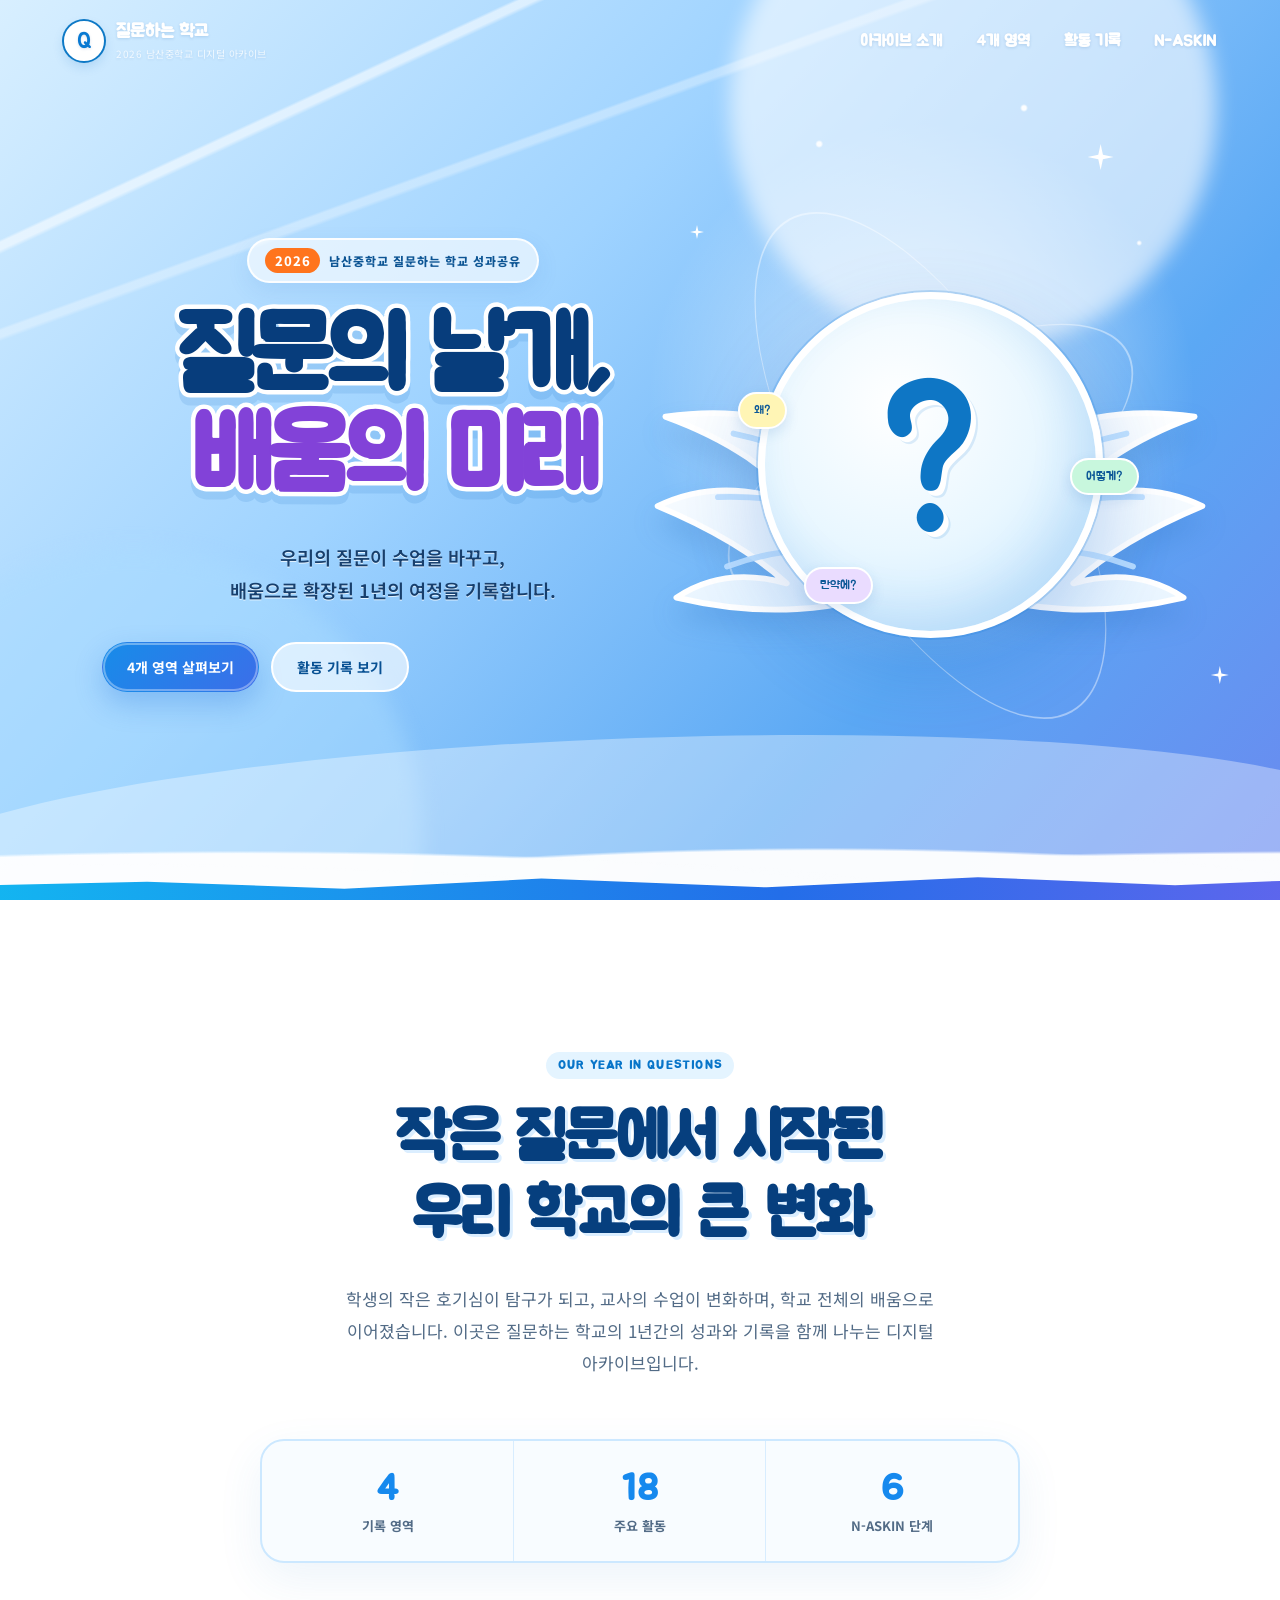
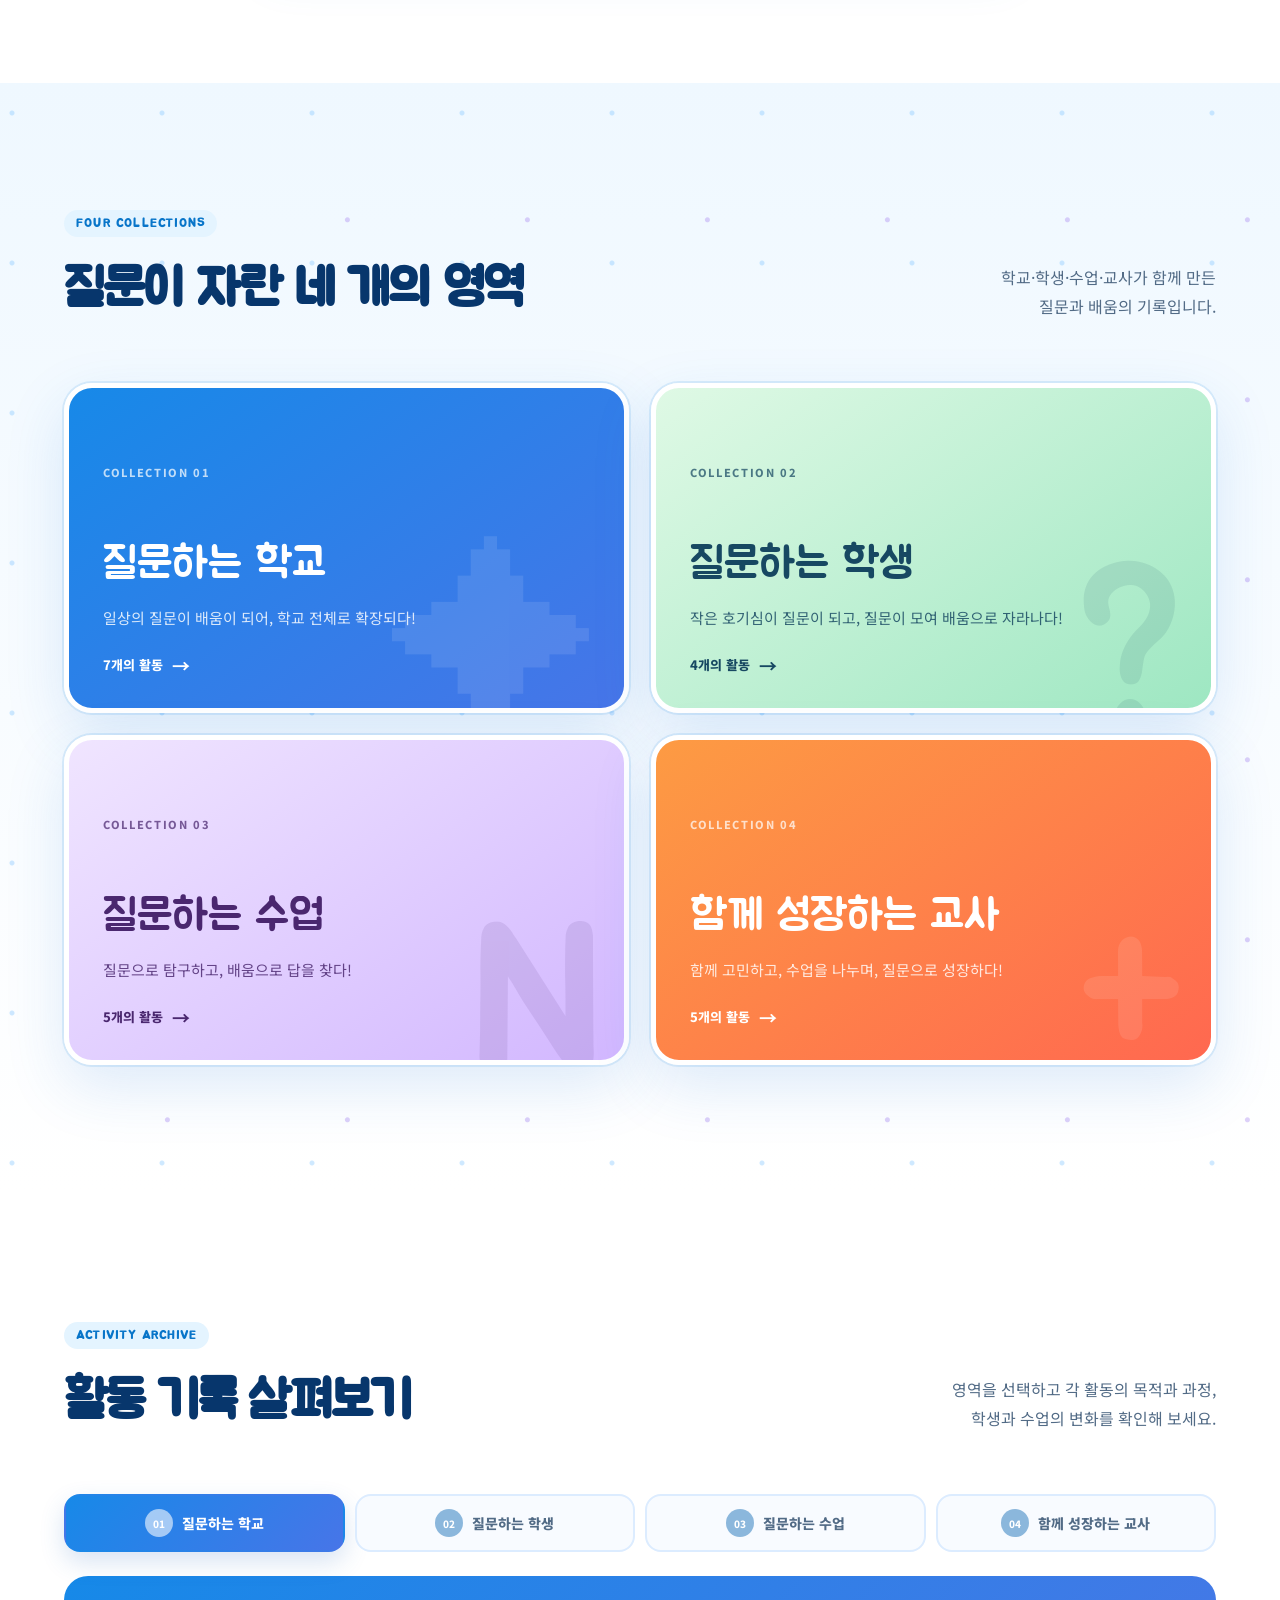
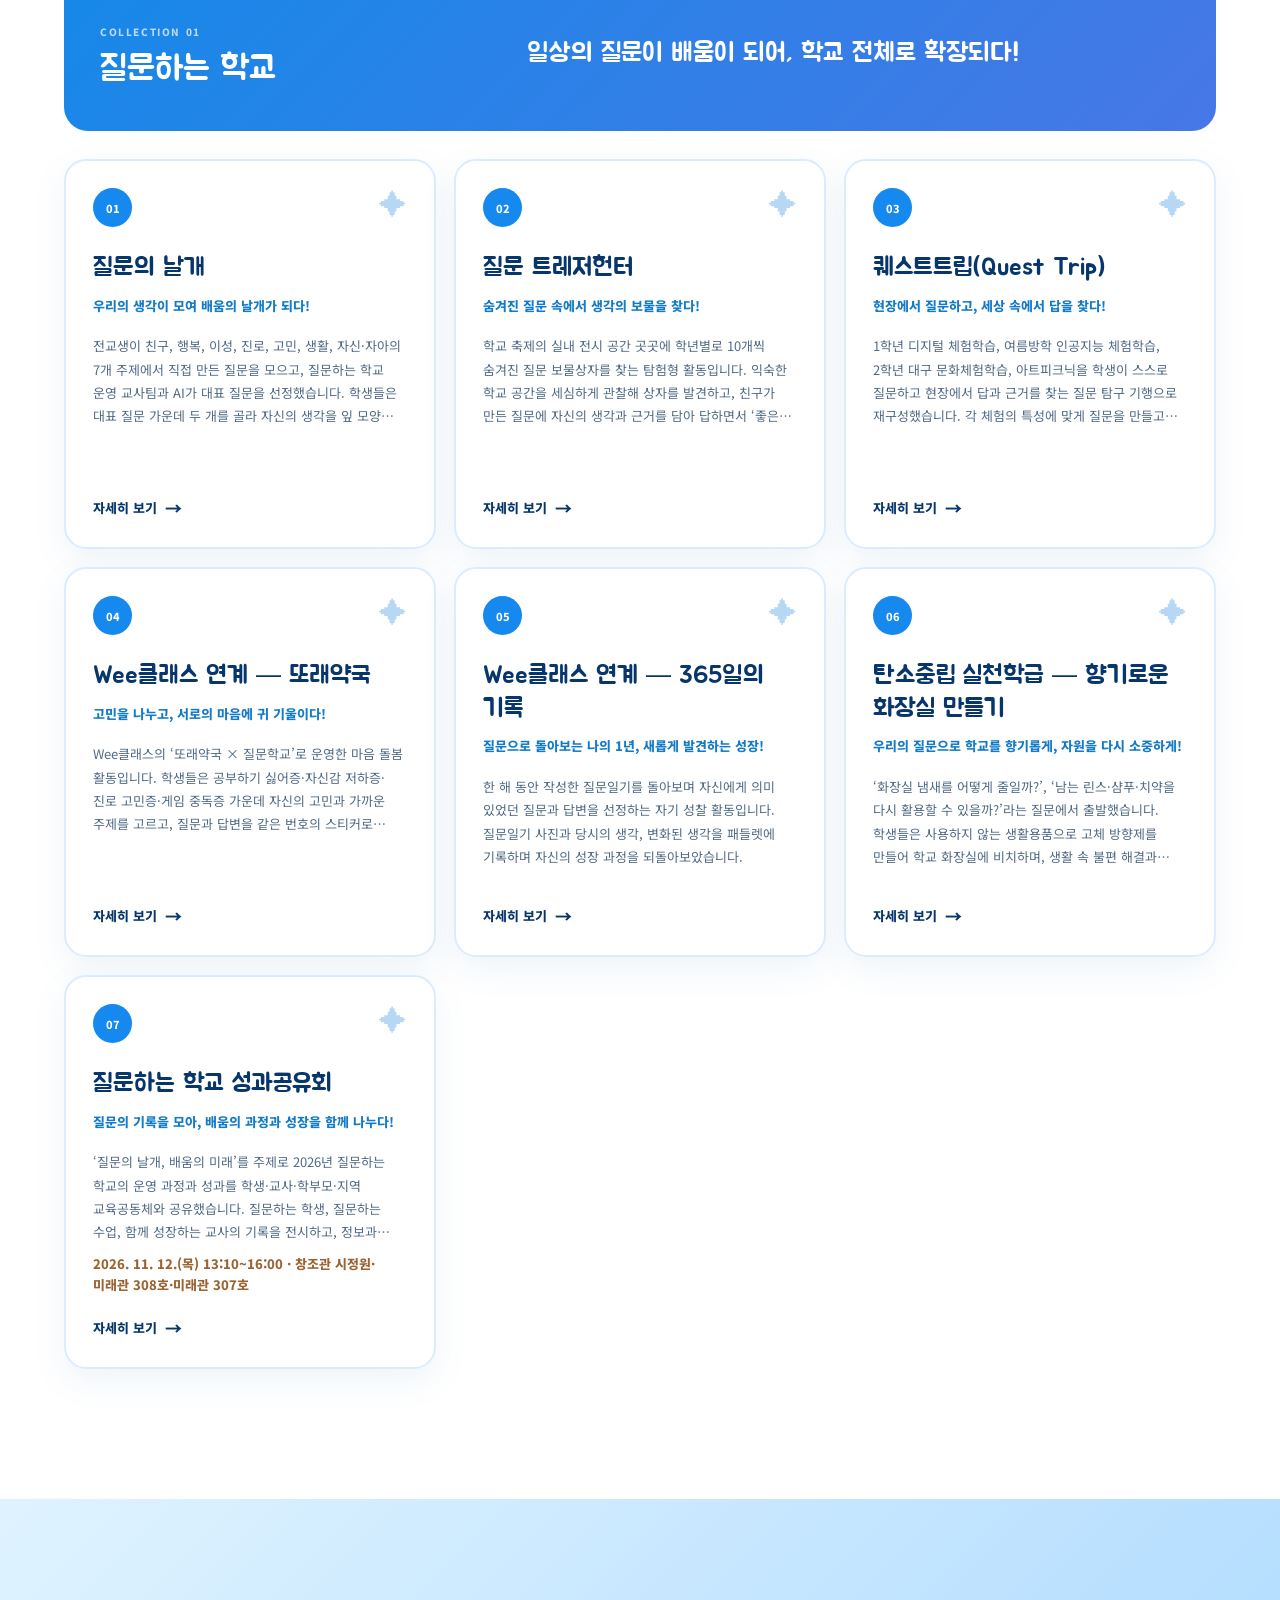
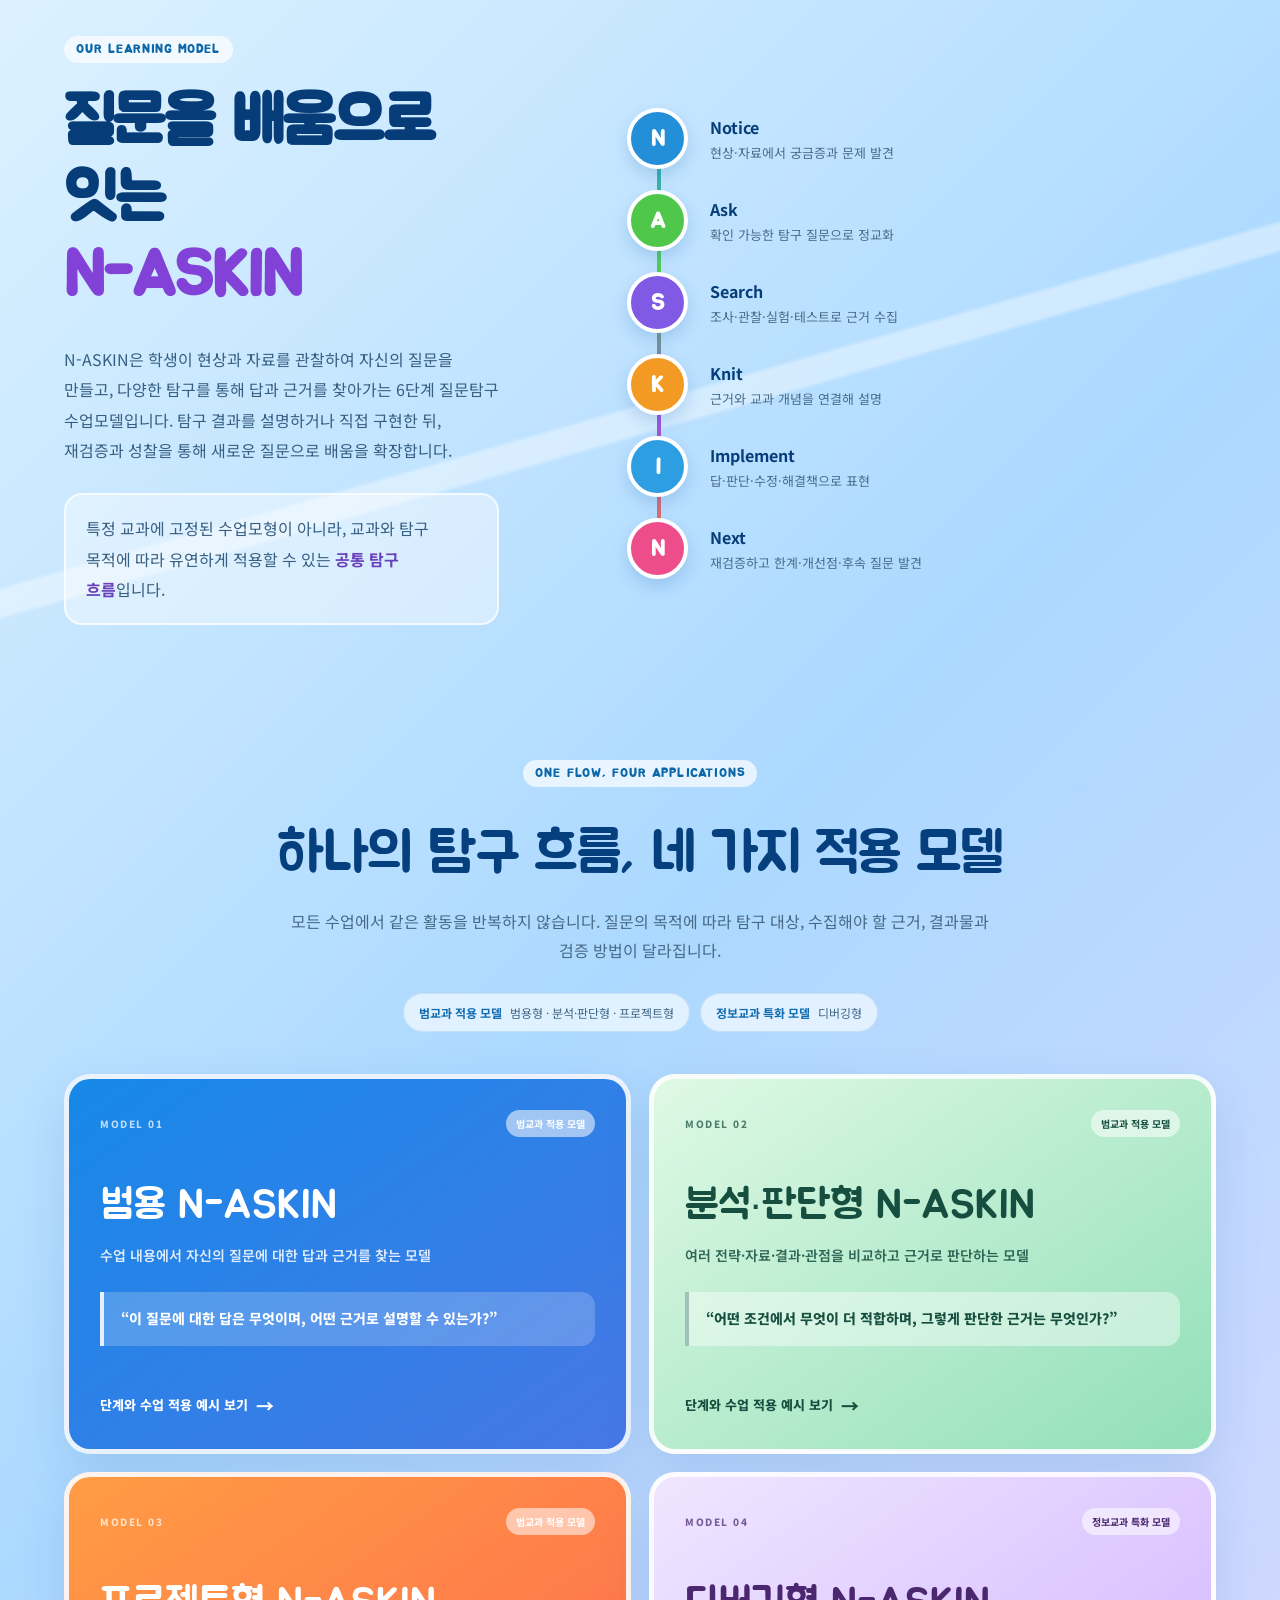
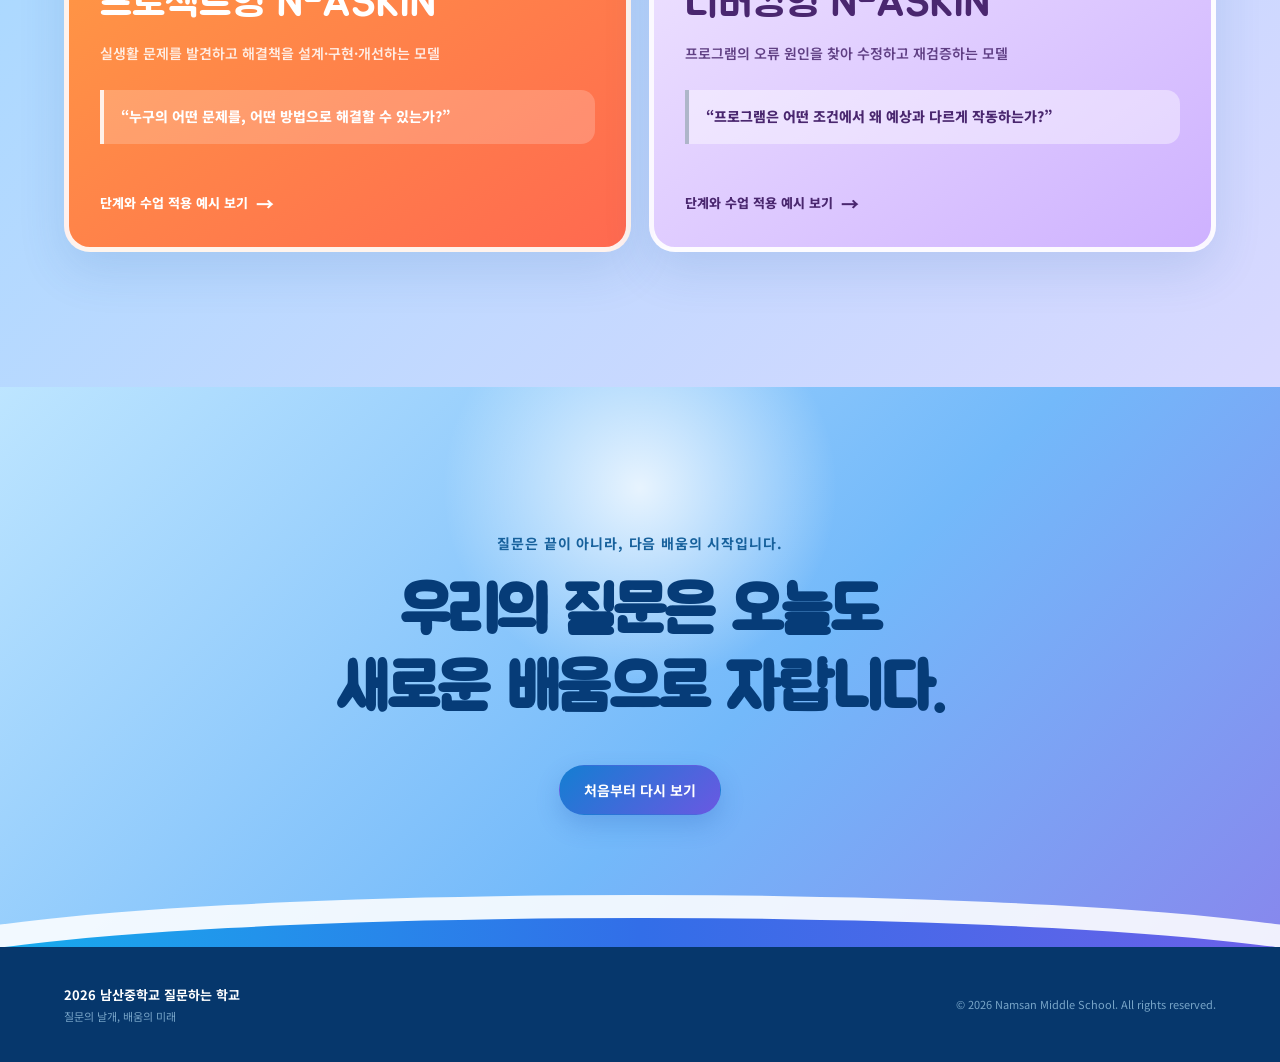
<file: index.html>
<!doctype html>
<html lang="ko">
<head>
  <meta charset="UTF-8" />
  <meta name="viewport" content="width=device-width, initial-scale=1.0" />
  <meta name="description" content="2026 남산중학교 질문하는 학교 1년의 성과를 기록한 디지털 아카이브" />
  <meta name="theme-color" content="#5bb8ff" />
  <title>질문의 날개, 배움의 미래 | 2026 남산중학교</title>
  <link rel="preconnect" href="https://fonts.googleapis.com" />
  <link rel="preconnect" href="https://fonts.gstatic.com" crossorigin />
  <link href="https://fonts.googleapis.com/css2?family=Jua&family=Noto+Sans+KR:wght@400;500;600;700;800&display=swap" rel="stylesheet" />
  <link rel="stylesheet" href="css/styles.css" />
</head>
<body>
  <a class="skip-link" href="#main">본문으로 바로가기</a>

  <header class="site-header" id="top">
    <a class="brand" href="#top" aria-label="처음으로">
      <span class="brand-mark" aria-hidden="true">Q</span>
      <span><b>질문하는 학교</b><small>2026 남산중학교 디지털 아카이브</small></span>
    </a>
    <button class="menu-button" type="button" aria-expanded="false" aria-controls="main-nav">
      <span></span><span></span><span></span><span class="sr-only">메뉴 열기</span>
    </button>
    <nav id="main-nav" class="main-nav" aria-label="주요 메뉴">
      <a href="#about">아카이브 소개</a>
      <a href="#collections">4개 영역</a>
      <a href="#archive">활동 기록</a>
      <a href="#naskin">N-ASKIN</a>
    </nav>
  </header>

  <main id="main">
    <section class="hero" aria-labelledby="hero-title">
      <div class="hero-glow glow-one"></div>
      <div class="hero-glow glow-two"></div>
      <i class="sparkle sparkle-one" aria-hidden="true"></i>
      <i class="sparkle sparkle-two" aria-hidden="true"></i>
      <i class="sparkle sparkle-three" aria-hidden="true"></i>
      <div class="hero-content reveal">
        <p class="eyebrow"><span>2026</span> 남산중학교 질문하는 학교 성과공유</p>
        <h1 id="hero-title">질문의 날개,<br /><em>배움의 미래</em></h1>
        <p class="hero-copy">우리의 질문이 수업을 바꾸고,<br />배움으로 확장된 1년의 여정을 기록합니다.</p>
        <div class="hero-actions">
          <a class="button button-primary" href="#collections">4개 영역 살펴보기</a>
          <a class="button button-ghost" href="#archive">활동 기록 보기</a>
        </div>
      </div>
      <div class="hero-visual" aria-hidden="true">
        <div class="orbit orbit-one"></div>
        <div class="orbit orbit-two"></div>
        <svg class="hero-wings" viewBox="0 0 900 420" role="presentation" focusable="false">
          <defs><linearGradient id="wingFill" x1="0" y1="0" x2="1" y2="1"><stop offset="0" stop-color="#ffffff" /><stop offset="1" stop-color="#d8edff" /></linearGradient></defs>
          <g class="wing-shape">
            <path d="M438 245C356 130 210 67 42 92c104 38 164 84 208 137-82-32-156-30-220 1 84 35 148 73 199 119-65-18-121-11-170 22 123 29 247 27 379-27Z" />
            <path class="wing-line" d="M421 253C330 184 248 139 147 118" /><path class="wing-line" d="M417 282C302 230 218 213 123 216" /><path class="wing-line" d="M417 314C312 288 225 291 137 323" />
          </g>
          <g class="wing-shape" transform="translate(900 0) scale(-1 1)">
            <path d="M438 245C356 130 210 67 42 92c104 38 164 84 208 137-82-32-156-30-220 1 84 35 148 73 199 119-65-18-121-11-170 22 123 29 247 27 379-27Z" />
            <path class="wing-line" d="M421 253C330 184 248 139 147 118" /><path class="wing-line" d="M417 282C302 230 218 213 123 216" /><path class="wing-line" d="M417 314C312 288 225 291 137 323" />
          </g>
        </svg>
        <div class="question-sphere"><span>왜?</span><span>어떻게?</span><span>만약에?</span><b>?</b></div>
      </div>
      <div class="hero-clouds" aria-hidden="true"></div>
      <div class="hero-wave" aria-hidden="true"></div>
    </section>

    <section id="about" class="intro section-shell reveal">
      <p class="section-kicker">OUR YEAR IN QUESTIONS</p>
      <h2>작은 질문에서 시작된<br />우리 학교의 큰 변화</h2>
      <p>학생의 작은 호기심이 탐구가 되고, 교사의 수업이 변화하며, 학교 전체의 배움으로 이어졌습니다. 이곳은 질문하는 학교의 1년간의 성과와 기록을 함께 나누는 디지털 아카이브입니다.</p>
      <div class="summary-strip" aria-label="아카이브 구성">
        <div><strong>4</strong><span>기록 영역</span></div><div><strong>18</strong><span>주요 활동</span></div><div><strong>6</strong><span>N-ASKIN 단계</span></div>
      </div>
    </section>

    <section id="collections" class="collections-section">
      <div class="section-shell">
        <div class="section-heading reveal">
          <div><p class="section-kicker">FOUR COLLECTIONS</p><h2>질문이 자란 네 개의 영역</h2></div>
          <p>학교·학생·수업·교사가 함께 만든<br />질문과 배움의 기록입니다.</p>
        </div>
        <div id="collection-overview" class="collection-overview" aria-label="4개 아카이브 영역"></div>
      </div>
    </section>

    <section id="archive" class="archive-section section-shell">
      <div class="section-heading reveal">
        <div><p class="section-kicker">ACTIVITY ARCHIVE</p><h2>활동 기록 살펴보기</h2></div>
        <p>영역을 선택하고 각 활동의 목적과 과정,<br />학생과 수업의 변화를 확인해 보세요.</p>
      </div>
      <div id="category-tabs" class="category-tabs" role="tablist" aria-label="아카이브 영역 선택"></div>
      <div class="category-intro" id="category-intro" aria-live="polite"></div>
      <div class="activity-grid" id="activity-grid"></div>
    </section>

    <section id="naskin" class="naskin-section">
      <div class="section-shell">
        <div class="naskin-layout">
          <div class="naskin-copy reveal">
            <p class="section-kicker light">OUR LEARNING MODEL</p>
            <h2>질문을 배움으로 잇는<br /><em>N-ASKIN</em></h2>
            <p>N-ASKIN은 학생이 현상과 자료를 관찰하여 자신의 질문을 만들고, 다양한 탐구를 통해 답과 근거를 찾아가는 6단계 질문탐구 수업모델입니다. 탐구 결과를 설명하거나 직접 구현한 뒤, 재검증과 성찰을 통해 새로운 질문으로 배움을 확장합니다.</p>
            <p class="naskin-definition">특정 교과에 고정된 수업모형이 아니라, 교과와 탐구 목적에 따라 유연하게 적용할 수 있는 <strong>공통 탐구 흐름</strong>입니다.</p>
          </div>
          <ol class="naskin-steps reveal" aria-label="N-ASKIN 6단계">
            <li><b>N</b><div><strong>Notice</strong><span>현상·자료에서 궁금증과 문제 발견</span></div></li>
            <li><b>A</b><div><strong>Ask</strong><span>확인 가능한 탐구 질문으로 정교화</span></div></li>
            <li><b>S</b><div><strong>Search</strong><span>조사·관찰·실험·테스트로 근거 수집</span></div></li>
            <li><b>K</b><div><strong>Knit</strong><span>근거와 교과 개념을 연결해 설명</span></div></li>
            <li><b>I</b><div><strong>Implement</strong><span>답·판단·수정·해결책으로 표현</span></div></li>
            <li><b>N</b><div><strong>Next</strong><span>재검증하고 한계·개선점·후속 질문 발견</span></div></li>
          </ol>
        </div>

        <div class="naskin-bridge reveal">
          <p class="section-kicker light">ONE FLOW, FOUR APPLICATIONS</p>
          <h3>하나의 탐구 흐름, 네 가지 적용 모델</h3>
          <p>모든 수업에서 같은 활동을 반복하지 않습니다. 질문의 목적에 따라 탐구 대상, 수집해야 할 근거, 결과물과 검증 방법이 달라집니다.</p>
          <div class="model-scope-note">
            <span><b>범교과 적용 모델</b> 범용형 · 분석·판단형 · 프로젝트형</span>
            <span><b>정보교과 특화 모델</b> 디버깅형</span>
          </div>
        </div>

        <div id="naskin-model-grid" class="naskin-model-grid" aria-label="N-ASKIN 네 가지 적용 모델"></div>
      </div>
    </section>

    <section class="closing-section">
      <div class="closing-inner reveal"><p>질문은 끝이 아니라, 다음 배움의 시작입니다.</p><h2>우리의 질문은 오늘도<br />새로운 배움으로 자랍니다.</h2><a class="button button-light" href="#top">처음부터 다시 보기</a></div>
    </section>
  </main>

  <footer><div><b>2026 남산중학교 질문하는 학교</b><span>질문의 날개, 배움의 미래</span></div><p>© 2026 Namsan Middle School. All rights reserved.</p></footer>

  <dialog class="activity-dialog" id="activity-dialog" aria-labelledby="dialog-title">
    <button class="dialog-close" type="button" aria-label="상세 내용 닫기">×</button>
    <div id="dialog-content"></div>
  </dialog>

  <dialog id="archive-image-lightbox" class="archive-image-lightbox" aria-label="활동 이미지 크게 보기">
    <button type="button" class="lightbox-close" aria-label="이미지 확대 닫기">×</button>
    <figure><img alt="" /><figcaption></figcaption></figure>
    <div class="lightbox-controls">
      <button type="button" class="lightbox-prev" aria-label="이전 이미지">이전</button>
      <span class="lightbox-count" aria-live="polite"></span>
      <button type="button" class="lightbox-next" aria-label="다음 이미지">다음</button>
    </div>
  </dialog>

  <script src="data/categories.js"></script>
  <script src="data/school.js"></script>
  <script src="data/student.js"></script>
  <script src="data/lesson.js"></script>
  <script src="data/teacher.js"></script>
  <script src="data/naskin.js"></script>
  <script src="js/app.js"></script>
</body>
</html>
</file>
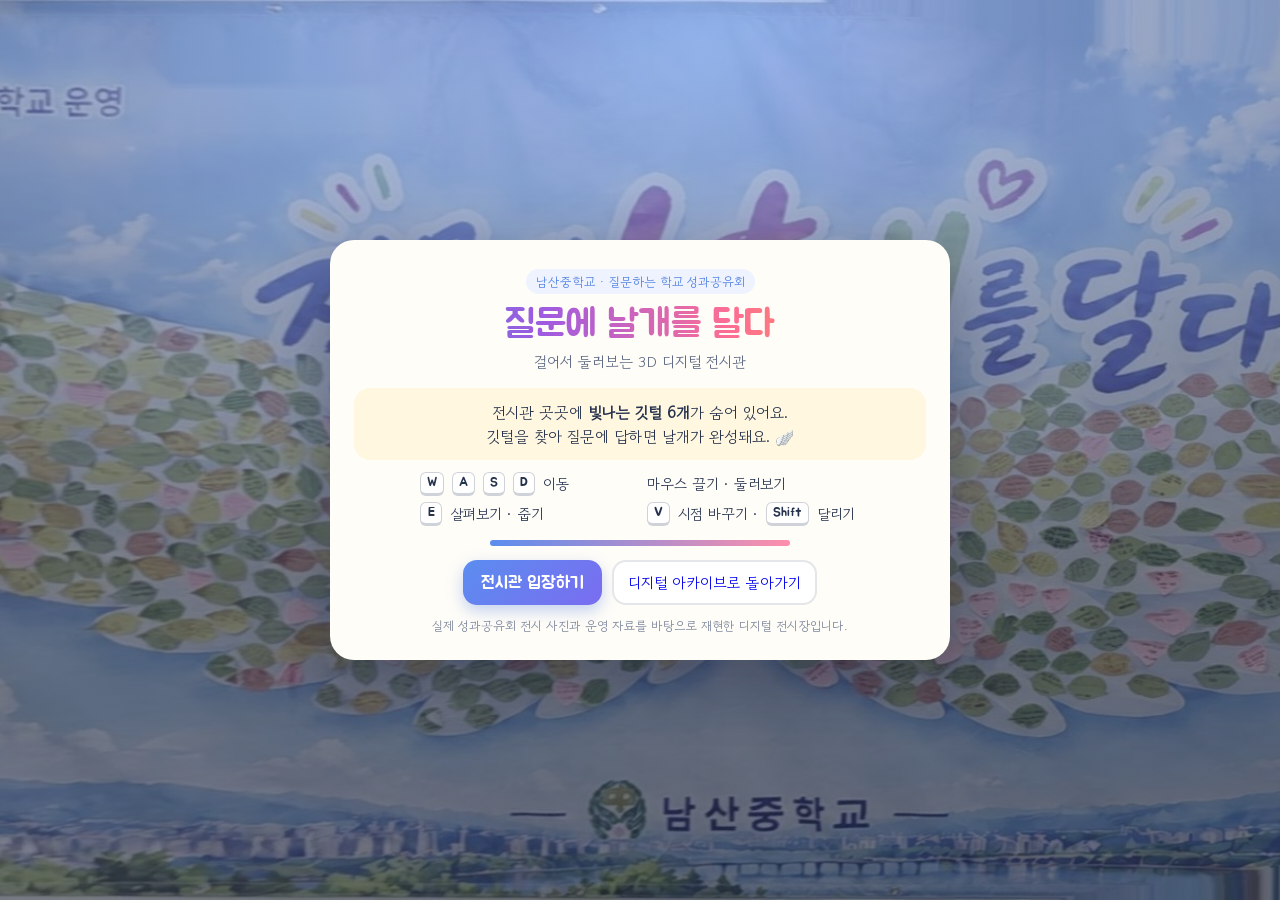
<file: 3d-expo/index.html>
<!DOCTYPE html>
<html lang="ko">
<head>
<meta charset="utf-8">
<meta name="viewport" content="width=device-width,initial-scale=1,maximum-scale=1,user-scalable=no">
<title>질문에 날개를 달다 · 3D 전시관</title>
<link rel="preconnect" href="https://fonts.googleapis.com">
<link rel="preconnect" href="https://fonts.gstatic.com" crossorigin>
<link href="https://fonts.googleapis.com/css2?family=Jua&family=Gowun+Dodum&display=swap" rel="stylesheet">
<style>
:root{--ink:#26324d;--paper:#fffdf8;--sky:#4f7fe0;--sky2:#8fb4ff;--pink:#ff8fab;--mint:#64b98f;--sun:#ffcf5a;--line:rgba(38,50,77,.12)}
*{box-sizing:border-box;-webkit-tap-highlight-color:transparent}
html,body{margin:0;height:100%;overflow:hidden;background:#e9eef3;color:var(--ink);font-family:'Gowun Dodum',system-ui,'Apple SD Gothic Neo','Malgun Gothic',sans-serif;-webkit-user-select:none;user-select:none}
.h{font-family:'Jua','Gowun Dodum',system-ui,sans-serif;font-weight:400;letter-spacing:-.01em}
canvas#c{position:fixed;inset:0;width:100%;height:100%;display:block;touch-action:none;outline:none;cursor:grab}
canvas#c:active{cursor:grabbing}
button{font:inherit;color:inherit;border:0;cursor:pointer}
.archive-link{text-decoration:none;display:inline-flex;align-items:center;justify-content:center}
#hud{position:fixed;top:12px;left:12px;z-index:5;display:none;gap:8px;flex-wrap:wrap;pointer-events:none}
.pill{background:rgba(255,253,248,.93);border-radius:999px;padding:7px 14px;box-shadow:0 4px 16px rgba(38,50,77,.14);display:flex;gap:10px;align-items:center;font-size:15px;white-space:nowrap}
#fe{display:flex;gap:2px}
#fe svg{width:15px;height:24px}
#score b,#clock b{color:#5b6782;font-family:'Jua',sans-serif;font-weight:400;font-size:17px}
#tools{position:fixed;top:12px;right:12px;z-index:5;display:none;gap:8px}
.tbtn{background:rgba(255,253,248,.93);border-radius:999px;height:38px;padding:0 14px;box-shadow:0 4px 16px rgba(38,50,77,.14);font-size:14px;display:flex;align-items:center;gap:6px}
.tbtn kbd{font-size:11px}
kbd{display:inline-block;min-width:22px;padding:1px 6px;border-radius:6px;background:#fff;border:1px solid rgba(38,50,77,.22);border-bottom-width:3px;font-family:'Jua',sans-serif;font-size:13px;text-align:center;line-height:18px}
#prompt{position:fixed;left:50%;bottom:30px;transform:translateX(-50%);z-index:5;display:none;background:rgba(38,50,77,.86);color:#fff;border-radius:999px;padding:10px 18px;font-size:16px;box-shadow:0 6px 20px rgba(0,0,0,.2);white-space:nowrap}
#prompt kbd{background:#fff;color:var(--ink);margin-right:6px}
#prompt.feather{background:linear-gradient(90deg,#ff8fab,#ffcf5a,#64b98f,#4f7fe0)}
#dot{position:fixed;left:50%;top:50%;width:6px;height:6px;margin:-3px;border-radius:50%;background:rgba(255,255,255,.9);box-shadow:0 0 0 1.5px rgba(38,50,77,.45);z-index:4;display:none;pointer-events:none}
#joy{position:fixed;width:124px;height:124px;margin:-62px;border-radius:50%;background:rgba(255,255,255,.28);border:2px solid rgba(255,255,255,.75);display:none;z-index:4;pointer-events:none}
#joy i{position:absolute;left:50%;top:50%;width:54px;height:54px;margin:-27px;border-radius:50%;background:rgba(255,255,255,.92);box-shadow:0 3px 10px rgba(0,0,0,.18)}
#act{position:fixed;right:20px;bottom:24px;width:86px;height:86px;border-radius:50%;z-index:5;display:none;background:rgba(255,253,248,.95);box-shadow:0 6px 20px rgba(38,50,77,.25);font-family:'Jua',sans-serif;font-size:16px;line-height:1.1;opacity:.55}
#act.on{opacity:1;background:linear-gradient(135deg,#ffe08a,#ff9db5)}
#moveHint{position:fixed;left:18px;bottom:24px;z-index:3;display:none;color:#fff;font-size:13px;text-shadow:0 1px 4px rgba(0,0,0,.5);pointer-events:none}
.overlay{position:fixed;inset:0;z-index:20;display:none;align-items:center;justify-content:center;padding:16px;background:rgba(32,44,70,.42);backdrop-filter:blur(3px);-webkit-backdrop-filter:blur(3px)}
.overlay.show{display:flex}
.card{position:relative;background:var(--paper);border-radius:24px;width:100%;max-width:560px;max-height:calc(100vh - 32px);overflow:auto;padding:22px 22px 20px;box-shadow:0 20px 60px rgba(20,30,60,.35);-webkit-user-select:text;user-select:text}
.card h2{margin:0 0 6px;font-size:26px;line-height:1.2}
.card p{margin:8px 0;line-height:1.6;font-size:15.5px}
.card img{width:100%;border-radius:14px;display:block;margin:10px 0 4px;background:#eee}
.card.wide{max-width:820px}
.signimg{max-width:340px!important;margin:0 auto 4px!important;background:none!important}
.tabs{display:flex;gap:6px;overflow-x:auto;padding:4px 0 10px;margin-top:8px;-webkit-overflow-scrolling:touch}
.tabb{flex:none;border-radius:999px;padding:7px 13px;font-size:14px;background:#fff;border:2px solid var(--line);font-family:'Jua',sans-serif}
.tabb.sel{color:#fff;border-color:transparent}
.cgrid{display:grid;grid-template-columns:repeat(5,1fr);gap:9px}
.thumb{position:relative;padding:0;border-radius:12px;overflow:hidden;background:#fff;box-shadow:0 2px 8px rgba(38,50,77,.12);transition:transform .1s}
.thumb:active{transform:scale(.97)}
.thumb img{margin:0!important;border-radius:0!important;aspect-ratio:9/16;object-fit:cover}
.thumb.seen::after{content:'✓';position:absolute;right:6px;bottom:6px;width:22px;height:22px;border-radius:50%;background:#2f8a5c;color:#fff;font-size:13px;line-height:22px;text-align:center}
.cimg{width:auto!important;max-width:100%!important;max-height:58vh;margin:8px auto 6px!important;box-shadow:0 6px 20px rgba(38,50,77,.18)}
.cq{font-size:17px!important;text-align:center;font-weight:700}
.nav{display:flex;justify-content:space-between;gap:8px;margin-top:10px}
details{margin-top:12px;font-size:14.5px}summary{cursor:pointer;color:var(--sky)}
.close{position:absolute;top:12px;right:12px;width:36px;height:36px;border-radius:50%;background:rgba(38,50,77,.08);font-size:20px;line-height:36px}
.tag{display:inline-block;font-size:12.5px;padding:3px 10px;border-radius:999px;background:#eef3ff;color:var(--sky);margin-bottom:6px}
.opts{display:grid;grid-template-columns:1fr 1fr;gap:10px;margin-top:14px}
.opt{background:#fff;border:2px solid var(--line);border-radius:16px;padding:14px 12px;font-size:16px;text-align:center;transition:transform .08s}
.opt:active{transform:scale(.97)}
.opt.bad{border-color:#ff8fab;background:#fff1f4;animation:shake .35s}
.opt.good{border-color:#64b98f;background:#effaf3}
@keyframes shake{25%{transform:translateX(-5px)}75%{transform:translateX(5px)}}
.row{display:flex;gap:10px;align-items:center;margin-top:14px;flex-wrap:wrap}
.pbtn{background:linear-gradient(135deg,#5b8def,#7a6cf0);color:#fff;border-radius:14px;padding:12px 18px;font-family:'Jua',sans-serif;font-size:17px;box-shadow:0 6px 16px rgba(79,127,224,.35)}
.pbtn:disabled{opacity:.5}
.sbtn{background:#fff;border:2px solid var(--line);border-radius:14px;padding:10px 14px;font-size:15px}
input.ans,textarea{width:100%;font:inherit;font-size:17px;padding:12px 14px;border-radius:14px;border:2px solid var(--line);background:#fff;outline:none;color:var(--ink)}
input.ans:focus,textarea:focus{border-color:var(--sky2)}
textarea{resize:none;height:92px}
.fb{min-height:24px;margin-top:10px;font-size:15px}
.fb.good{color:#2f8a5c}.fb.bad{color:#d4456b}
.cats{display:grid;grid-template-columns:1fr 1fr;gap:8px;margin:12px 0}
.cat{border-radius:14px;padding:10px;border:2px solid transparent;font-size:15px;text-align:left}
.cat.sel{border-color:var(--ink)}
#start{background:radial-gradient(1200px 600px at 50% 0%,rgba(143,180,255,.55),rgba(32,44,70,.55)),url(img/mural.jpg) center/cover}
#start .card{max-width:620px;text-align:center;padding:28px 24px 24px}
#start h1{font-size:38px;margin:4px 0 2px;line-height:1.15;background:linear-gradient(90deg,#4f7fe0,#a05be0,#ff6f91,#f2a33a);-webkit-background-clip:text;background-clip:text;color:transparent}
#start .sub{color:#5b6782;font-size:15px;margin:0 0 14px}
.mission{background:#fff7e0;border-radius:16px;padding:12px 14px;font-size:15.5px;line-height:1.55;margin:12px 0}
.keys{display:grid;grid-template-columns:1fr 1fr;gap:6px 14px;text-align:left;font-size:14.5px;margin:12px auto 4px;max-width:440px}
.keys div{display:flex;gap:8px;align-items:center}
.note{font-size:12.5px;color:#7a849a;margin-top:12px;line-height:1.5}
#loadbar{height:6px;border-radius:6px;background:#e6ebf3;overflow:hidden;margin:14px auto 0;max-width:300px}
#loadbar i{display:block;height:100%;width:0;background:linear-gradient(90deg,#5b8def,#ff8fab);transition:width .2s}
#toast{position:fixed;left:50%;top:64px;transform:translateX(-50%) translateY(-10px);z-index:30;background:#fff;border-radius:999px;padding:10px 18px;box-shadow:0 8px 24px rgba(38,50,77,.2);font-family:'Jua',sans-serif;font-size:18px;opacity:0;transition:.25s;pointer-events:none;white-space:nowrap}
#toast.show{opacity:1;transform:translateX(-50%) translateY(0)}
#nogl{position:fixed;inset:0;display:none;align-items:center;justify-content:center;padding:24px;text-align:center;font-size:17px;flex-direction:column;gap:16px}
.big{font-family:'Jua',sans-serif;font-size:44px;margin:6px 0;color:var(--sky)}
@media (max-width:560px){.cgrid{grid-template-columns:repeat(3,1fr)}.card h2{font-size:22px}#start h1{font-size:30px}.keys{grid-template-columns:1fr}.pill{font-size:13px;padding:6px 11px}#prompt{font-size:14px;bottom:122px}}
</style>
</head>
<body>
<canvas id="c" tabindex="0"></canvas>
<div id="hud">
  <div class="pill"><span id="fe"></span><span id="score"><b>0</b>점</span><span id="clock"><b>00:00</b></span></div>
</div>
<div id="tools">
  <button class="tbtn" id="viewBtn">시점 <kbd>V</kbd></button>
  <button class="tbtn" id="helpBtn">도움말</button>
  <a class="tbtn archive-link" href="../index.html" aria-label="디지털 아카이브로 돌아가기">아카이브</a>
</div>
<div id="vig" style="position:fixed;inset:0;pointer-events:none;z-index:3;background:radial-gradient(ellipse at center,rgba(0,0,0,0) 55%,rgba(20,16,10,.22) 100%)"></div>
<div id="dot"></div>
<div id="prompt"></div>
<div id="joy"><i></i></div>
<div id="moveHint">왼쪽을 끌어 이동 · 오른쪽을 끌어 둘러보기</div>
<button id="act">살펴<br>보기</button>
<div id="toast"></div>
<div id="nogl">
  <div>이 기기에서는 3D 화면(WebGL)을 켤 수 없어요.<br>다른 브라우저나 기기에서 열어 주세요.</div>
  <a class="pbtn archive-link" href="../index.html">2D 디지털 아카이브 보기</a>
</div>

<div class="overlay show" id="start">
  <div class="card">
    <div class="tag">남산중학교 · 질문하는 학교 성과공유회</div>
    <h1 class="h">질문에 날개를 달다</h1>
    <p class="sub">걸어서 둘러보는 3D 디지털 전시관</p>
    <div class="mission">전시관 곳곳에 <b>빛나는 깃털 6개</b>가 숨어 있어요.<br>깃털을 찾아 질문에 답하면 날개가 완성돼요. 🪽</div>
    <div class="keys" id="keysDesk">
      <div><kbd>W</kbd><kbd>A</kbd><kbd>S</kbd><kbd>D</kbd> 이동</div>
      <div>마우스 끌기 · 둘러보기</div>
      <div><kbd>E</kbd> 살펴보기 · 줍기</div>
      <div><kbd>V</kbd> 시점 바꾸기 · <kbd>Shift</kbd> 달리기</div>
    </div>
    <div class="keys" id="keysTouch" style="display:none">
      <div>왼쪽 화면 끌기 · 이동</div>
      <div>오른쪽 화면 끌기 · 둘러보기</div>
      <div>둥근 버튼 · 살펴보기</div>
      <div>위쪽 버튼 · 시점 바꾸기</div>
    </div>
    <div id="loadbar"><i></i></div>
    <div class="row" style="justify-content:center"><button class="pbtn" id="startBtn" disabled>불러오는 중…</button><a class="sbtn archive-link" href="../index.html">디지털 아카이브로 돌아가기</a></div>
    <div class="note">실제 성과공유회 전시 사진과 운영 자료를 바탕으로 재현한 디지털 전시장입니다.</div>
  </div>
</div>
<div class="overlay" id="modal"><div class="card" id="mcard"></div></div>

<script>
(()=>{
'use strict';
const $=s=>document.querySelector(s);
const canvas=$('#c');
const gl=canvas.getContext('webgl2',{antialias:true,alpha:false})||canvas.getContext('webgl',{antialias:true,alpha:false});
if(!gl){$('#nogl').style.display='flex';$('#start').classList.remove('show');return;}
const GL2=(typeof WebGL2RenderingContext!=='undefined')&&gl instanceof WebGL2RenderingContext;
const AN=gl.getExtension('EXT_texture_filter_anisotropic')||gl.getExtension('WEBKIT_EXT_texture_filter_anisotropic');
const maxAn=AN?Math.min(8,gl.getParameter(AN.MAX_TEXTURE_MAX_ANISOTROPY_EXT)):0;
const touchUI=matchMedia('(pointer:coarse)').matches;
if(touchUI){$('#keysDesk').style.display='none';$('#keysTouch').style.display='grid';$('#viewBtn').textContent='시점 ';$('#helpBtn').textContent='?';}

/* ---------- shaders ---------- */
const VS=`attribute vec3 aP;attribute vec3 aN;attribute vec2 aT;
uniform mat4 uPV,uM;uniform mat3 uNM;uniform vec2 uUV,uUVo;
varying vec3 vN;varying vec2 vT;varying vec3 vW;
void main(){vec4 w=uM*vec4(aP,1.);vW=w.xyz;vN=uNM*aN;vT=aT*uUV+uUVo;gl_Position=uPV*w;}`;
const FS=`precision mediump float;
uniform sampler2D uTex;uniform vec3 uC,uE,uEye;uniform float uUse,uUnlit,uA,uFloor,uCut,uBack,uRefl;uniform vec2 uPan[12];uniform vec3 uSpP[16];uniform vec3 uSpD[16];
varying vec3 vN;varying vec2 vT;varying vec3 vW;
void main(){
 vec4 t=uUse>.5?texture2D(uTex,vT):vec4(1.);
 if(uBack>.5&&!gl_FrontFacing)t=vec4(.97,.96,.93,1.);
 if(t.a<uCut)discard;
 vec3 b=t.rgb*uC;
 vec3 n=normalize(vN);if(!gl_FrontFacing)n=-n;
 vec3 L=normalize(vec3(.6,.3,.75));
 float d=.74+.14*n.y+.16*max(dot(n,L),0.);
 if(uFloor>.5){float e=min(11.-vW.x,7.5-abs(vW.z));d*=mix(.8,1.,smoothstep(0.,1.2,e));}
 float vt=1.-abs(n.y);
 d*=mix(1.,mix(.7,1.,smoothstep(0.,.55,vW.y)),vt*.9);
 d*=mix(1.,mix(.86,1.,smoothstep(0.,.45,3.3-vW.y)),vt);
 vec3 lit=vec3(0.);
 for(int i=0;i<16;i++){vec3 Lv=uSpP[i]-vW;float dl=length(Lv);vec3 Ln=Lv/max(dl,.001);float cs=dot(-Ln,uSpD[i]);
  lit+=vec3(1.,.93,.8)*smoothstep(.82,.95,cs)*max(dot(n,Ln),0.)/(1.+dl*dl*.3);}
 vec3 c=b*(mix(d,1.,uUnlit)+lit*.6*(1.-uUnlit*.7))+uE;
 if(uRefl>0.){vec3 V=normalize(vW-uEye);vec3 r=vec3(V.x,-V.y,V.z);float tt=(3.28-vW.y)/max(r.y,.04);vec2 h=vW.xz+r.xz*tt;float sg=.025+tt*.03;float g=0.;
  for(int i=0;i<12;i++){vec2 q=max(abs(h-uPan[i])-vec2(.6,.15),0.);g+=exp(-dot(q,q)/(sg*sg));}
  float fr=.12+.88*pow(1.-max(-V.y,0.),4.);c+=vec3(1.,.99,.96)*min(g,1.5)*uRefl*fr;}
 float f=clamp((length(vW-uEye)-14.)/40.,0.,.22);
 c=mix(c,vec3(.95,.95,.94),f);
 c=mix(c,c*c*(3.-2.*c),.18)*vec3(1.01,1.,.985);
 gl_FragColor=vec4(c,t.a*uA);}`;
function sh(type,src){const s=gl.createShader(type);gl.shaderSource(s,src);gl.compileShader(s);if(!gl.getShaderParameter(s,gl.COMPILE_STATUS))throw new Error(gl.getShaderInfoLog(s));return s;}
const prog=gl.createProgram();gl.attachShader(prog,sh(gl.VERTEX_SHADER,VS));gl.attachShader(prog,sh(gl.FRAGMENT_SHADER,FS));gl.linkProgram(prog);
if(!gl.getProgramParameter(prog,gl.LINK_STATUS))throw new Error(gl.getProgramInfoLog(prog));
gl.useProgram(prog);
const A={P:gl.getAttribLocation(prog,'aP'),N:gl.getAttribLocation(prog,'aN'),T:gl.getAttribLocation(prog,'aT')};
const U={};['uPV','uM','uNM','uUV','uTex','uC','uE','uEye','uUse','uUnlit','uA','uFloor','uCut','uUVo','uBack','uRefl'].forEach(k=>U[k]=gl.getUniformLocation(prog,k));
U.uPan=gl.getUniformLocation(prog,'uPan[0]');U.uSpP=gl.getUniformLocation(prog,'uSpP[0]');U.uSpD=gl.getUniformLocation(prog,'uSpD[0]');
const SPOTS=[],PANELS=[];
gl.uniform1i(U.uTex,0);
gl.enable(gl.DEPTH_TEST);gl.disable(gl.CULL_FACE);
gl.pixelStorei(gl.UNPACK_FLIP_Y_WEBGL,true);

/* ---------- math ---------- */
const M4={
 mul(a,b){const o=new Float32Array(16);for(let i=0;i<4;i++)for(let j=0;j<4;j++){let s=0;for(let k=0;k<4;k++)s+=a[k*4+j]*b[i*4+k];o[i*4+j]=s;}return o;},
 T(x,y,z){return new Float32Array([1,0,0,0,0,1,0,0,0,0,1,0,x,y,z,1]);},
 S(x,y,z){return new Float32Array([x,0,0,0,0,y,0,0,0,0,z,0,0,0,0,1]);},
 RX(a){const c=Math.cos(a),s=Math.sin(a);return new Float32Array([1,0,0,0,0,c,s,0,0,-s,c,0,0,0,0,1]);},
 RY(a){const c=Math.cos(a),s=Math.sin(a);return new Float32Array([c,0,-s,0,0,1,0,0,s,0,c,0,0,0,0,1]);},
 RZ(a){const c=Math.cos(a),s=Math.sin(a);return new Float32Array([c,s,0,0,-s,c,0,0,0,0,1,0,0,0,0,1]);},
 persp(fy,as,n,f){const t=1/Math.tan(fy/2);return new Float32Array([t/as,0,0,0,0,t,0,0,0,0,(f+n)/(n-f),-1,0,0,2*f*n/(n-f),0]);},
 look(e,c,u){let z=[e[0]-c[0],e[1]-c[1],e[2]-c[2]];let l=Math.hypot(...z);z=z.map(v=>v/l);
  let x=[u[1]*z[2]-u[2]*z[1],u[2]*z[0]-u[0]*z[2],u[0]*z[1]-u[1]*z[0]];l=Math.hypot(...x)||1;x=x.map(v=>v/l);
  const y=[z[1]*x[2]-z[2]*x[1],z[2]*x[0]-z[0]*x[2],z[0]*x[1]-z[1]*x[0]];
  return new Float32Array([x[0],y[0],z[0],0,x[1],y[1],z[1],0,x[2],y[2],z[2],0,-(x[0]*e[0]+x[1]*e[1]+x[2]*e[2]),-(y[0]*e[0]+y[1]*e[1]+y[2]*e[2]),-(z[0]*e[0]+z[1]*e[1]+z[2]*e[2]),1]);}
};
function normalMat(m){const a=[m[0],m[1],m[2]],b=[m[4],m[5],m[6]],c=[m[8],m[9],m[10]];
 const X=(p,q)=>[p[1]*q[2]-p[2]*q[1],p[2]*q[0]-p[0]*q[2],p[0]*q[1]-p[1]*q[0]];
 const bc=X(b,c),ca=X(c,a),ab=X(a,b);let d=a[0]*bc[0]+a[1]*bc[1]+a[2]*bc[2];if(Math.abs(d)<1e-9)d=1e-9;
 return new Float32Array([...bc,...ca,...ab].map(v=>v/d));}
const clamp=(v,a,b)=>v<a?a:v>b?b:v;
let seed=7;const rnd=()=>{seed|=0;seed=seed+0x6D2B79F5|0;let t=Math.imul(seed^seed>>>15,1|seed);t=t+Math.imul(t^t>>>7,61|t)^t;return((t^t>>>14)>>>0)/4294967296;};
const hex=h=>{h=parseInt(h.slice(1),16);return[(h>>16&255)/255,(h>>8&255)/255,(h&255)/255];};

/* ---------- geometry ---------- */
function mkMesh(g){const m={n:g.i.length};const bf=(arr)=>{const b=gl.createBuffer();gl.bindBuffer(gl.ARRAY_BUFFER,b);gl.bufferData(gl.ARRAY_BUFFER,new Float32Array(arr),gl.STATIC_DRAW);return b;};
 m.p=bf(g.p);m.nn=bf(g.n);m.t=bf(g.t);m.i=gl.createBuffer();gl.bindBuffer(gl.ELEMENT_ARRAY_BUFFER,m.i);gl.bufferData(gl.ELEMENT_ARRAY_BUFFER,new Uint16Array(g.i),gl.STATIC_DRAW);return m;}
function G(){return{p:[],n:[],t:[],i:[]};}
function quad(g,c,n){const o=g.p.length/3;c.forEach(v=>{g.p.push(...v);g.n.push(...n);});g.t.push(0,0,1,0,1,1,0,1);g.i.push(o,o+1,o+2,o,o+2,o+3);}
function boxG(){const g=G(),x=.5,y=.5,z=.5;
 quad(g,[[-x,-y,z],[x,-y,z],[x,y,z],[-x,y,z]],[0,0,1]);quad(g,[[x,-y,-z],[-x,-y,-z],[-x,y,-z],[x,y,-z]],[0,0,-1]);
 quad(g,[[x,-y,z],[x,-y,-z],[x,y,-z],[x,y,z]],[1,0,0]);quad(g,[[-x,-y,-z],[-x,-y,z],[-x,y,z],[-x,y,-z]],[-1,0,0]);
 quad(g,[[-x,y,z],[x,y,z],[x,y,-z],[-x,y,-z]],[0,1,0]);quad(g,[[-x,-y,-z],[x,-y,-z],[x,-y,z],[-x,-y,z]],[0,-1,0]);return g;}
function planeG(){const g=G();quad(g,[[-.5,-.5,0],[.5,-.5,0],[.5,.5,0],[-.5,.5,0]],[0,0,1]);return g;}
function cylG(seg,top=.5,cap=true){const g=G();for(let i=0;i<=seg;i++){const a=i/seg*Math.PI*2,c=Math.cos(a),s=Math.sin(a);
  g.p.push(c*.5,-.5,s*.5,c*top,.5,s*top);const ny=(.5-top);const l=Math.hypot(1,ny);g.n.push(c/l,ny/l,s/l,c/l,ny/l,s/l);g.t.push(i/seg,0,i/seg,1);
  if(i<seg){const o=i*2;g.i.push(o,o+1,o+3,o,o+3,o+2);}}
 if(cap){const o=g.p.length/3;g.p.push(0,.5,0);g.n.push(0,1,0);g.t.push(.5,.5);
  for(let i=0;i<=seg;i++){const a=i/seg*Math.PI*2;g.p.push(Math.cos(a)*top,.5,Math.sin(a)*top);g.n.push(0,1,0);g.t.push(Math.cos(a)*.5+.5,Math.sin(a)*.5+.5);if(i<seg)g.i.push(o,o+1+i,o+2+i);}}
 return g;}
function sphG(w,h){const g=G();for(let y=0;y<=h;y++){const v=y/h,th=v*Math.PI;for(let x=0;x<=w;x++){const u=x/w,ph=u*Math.PI*2;const nx=Math.sin(th)*Math.cos(ph),ny=Math.cos(th),nz=Math.sin(th)*Math.sin(ph);g.p.push(nx*.5,ny*.5,nz*.5);g.n.push(nx,ny,nz);g.t.push(u,1-v);}}
 for(let y=0;y<h;y++)for(let x=0;x<w;x++){const a=y*(w+1)+x,b=a+w+1;g.i.push(a,b,a+1,b,b+1,a+1);}return g;}
const MS={box:mkMesh(boxG()),plane:mkMesh(planeG()),cyl:mkMesh(cylG(28)),cyl64:mkMesh(cylG(72)),cyl8:mkMesh(cylG(8)),cone:mkMesh(cylG(12,0.001,false)),hex:mkMesh(cylG(6)),sph:mkMesh(sphG(16,10)),sphLo:mkMesh(sphG(9,6))};

/* ---------- textures ---------- */
const isPOT=v=>(v&(v-1))===0;
function upload(t,src){gl.bindTexture(gl.TEXTURE_2D,t.t);gl.texImage2D(gl.TEXTURE_2D,0,gl.RGBA,gl.RGBA,gl.UNSIGNED_BYTE,src);
 const pot=isPOT(src.width)&&isPOT(src.height),mip=GL2||pot;const wrap=(t.repeat&&(GL2||pot))?gl.REPEAT:gl.CLAMP_TO_EDGE;
 gl.texParameteri(gl.TEXTURE_2D,gl.TEXTURE_WRAP_S,wrap);gl.texParameteri(gl.TEXTURE_2D,gl.TEXTURE_WRAP_T,wrap);
 gl.texParameteri(gl.TEXTURE_2D,gl.TEXTURE_MAG_FILTER,gl.LINEAR);gl.texParameteri(gl.TEXTURE_2D,gl.TEXTURE_MIN_FILTER,mip?gl.LINEAR_MIPMAP_LINEAR:gl.LINEAR);
 if(mip)gl.generateMipmap(gl.TEXTURE_2D);if(AN&&maxAn)gl.texParameterf(gl.TEXTURE_2D,AN.TEXTURE_MAX_ANISOTROPY_EXT,maxAn);t.ok=true;}
function newTex(repeat){const t={t:gl.createTexture(),repeat,ok:false};gl.bindTexture(gl.TEXTURE_2D,t.t);gl.texImage2D(gl.TEXTURE_2D,0,gl.RGBA,1,1,0,gl.RGBA,gl.UNSIGNED_BYTE,new Uint8Array([200,200,200,255]));return t;}
function ctex(w,h,draw,repeat){const c=document.createElement('canvas');c.width=w;c.height=h;const x=c.getContext('2d');draw(x,w,h);const t=newTex(repeat);t.canvas=c;t.ctx=x;upload(t,c);return t;}
let loaded=0,toLoad=0;
function itex(url,repeat){const t=newTex(!!repeat);toLoad++;const im=new Image();im.onload=()=>{upload(t,im);loaded++;progress();};im.onerror=()=>{loaded++;progress();};im.src=url;return t;}
function progress(){$('#loadbar i').style.width=(toLoad?loaded/toLoad*100:100)+'%';if(loaded>=toLoad)ready('img');}

/* ---------- scene objects ---------- */
const objs=[];
function add(mesh,o){const ob=Object.assign({mesh,pos:[0,0,0],rot:[0,0,0],scl:[1,1,1],color:[1,1,1],tex:null,unlit:0,emis:[0,0,0],alpha:1,uv:[1,1],vis:true,floor:0,dyn:false,blend:false,cut:0,layer:''},o);if(typeof ob.color==='string')ob.color=hex(ob.color);objs.push(ob);return ob;}
const box=(p,s,o={})=>add(MS.box,Object.assign({pos:p,scl:s},o));
const plane=(p,s,o={})=>add(MS.plane,Object.assign({pos:p,scl:[s[0],s[1],1]},o));
function rod(a,b,th,o={}){const d=[b[0]-a[0],b[1]-a[1],b[2]-a[2]],L=Math.hypot(...d);return add(o.mesh||MS.cyl8,Object.assign({pos:[(a[0]+b[0])/2,(a[1]+b[1])/2,(a[2]+b[2])/2],rot:[Math.acos(clamp(d[1]/L,-1,1)),Math.atan2(d[0],d[2]),0],scl:[th,L,th]},o));}
function modelMat(o){let m=M4.T(...o.pos);if(o.rot[1])m=M4.mul(m,M4.RY(o.rot[1]));if(o.rot[0])m=M4.mul(m,M4.RX(o.rot[0]));if(o.rot[2])m=M4.mul(m,M4.RZ(o.rot[2]));return M4.mul(m,M4.S(...o.scl));}

/* colliders & interactables */
const circles=[],boxes=[],inter=[];
const colC=(x,z,r)=>circles.push({x,z,r});
const colB=(x0,x1,z0,z1)=>boxes.push({x0,x1,z0,z1});

/* ---------- room constants ---------- */
const RX0=-6.4,RX1=11,RCX=(RX0+RX1)/2,RW=RX1-RX0,RZ=7.5,RH=3.3,PX=-3.6,HCX=(PX+RX1)/2,MW=9.1,MX=-1.0+MW/2,DZ0=-4.45,DZ1=-2.55;

/* ---------- procedural textures ---------- */
function noiseDots(x,w,h,n,cols,rmin,rmax){for(let i=0;i<n;i++){x.fillStyle=cols[(rnd()*cols.length)|0];x.globalAlpha=.25+rnd()*.6;x.beginPath();x.arc(rnd()*w,rnd()*h,rmin+rnd()*(rmax-rmin),0,7);x.fill();}x.globalAlpha=1;}
function rr(x,X,Y,W,H,r){x.beginPath();x.moveTo(X+r,Y);x.arcTo(X+W,Y,X+W,Y+H,r);x.arcTo(X+W,Y+H,X,Y+H,r);x.arcTo(X,Y+H,X,Y,r);x.arcTo(X,Y,X+W,Y,r);x.closePath();}
function wrapText(x,t,X,Y,maxW,lh,maxLines=9){const out=[];let line='';for(const ch of t){const test=line+ch;if(x.measureText(test).width>maxW&&line){out.push(line);line=ch;}else line=test;}if(line)out.push(line);out.slice(0,maxLines).forEach((l,i)=>x.fillText(l,X,Y+i*lh));return out.length;}
const FJ="'Jua','Gowun Dodum',sans-serif",FG="'Gowun Dodum',sans-serif";

let T={};
function buildTextures(){
 T.floor=ctex(1024,1024,(x,w,h)=>{for(let i=0;i<2;i++)for(let j=0;j<2;j++){const v=212+((rnd()*10)|0);x.fillStyle=`rgb(${v},${v-5},${v-14})`;x.fillRect(i*512,j*512,512,512);}
  noiseDots(x,w,h,9000,['#b9b0a1','#e9e4da','#a69c8c','#cfc6b6','#8f8778'],.6,2.2);
  x.strokeStyle='rgba(150,140,125,.55)';x.lineWidth=3;for(let i=0;i<=2;i++){x.beginPath();x.moveTo(i*512,0);x.lineTo(i*512,h);x.stroke();x.beginPath();x.moveTo(0,i*512);x.lineTo(w,i*512);x.stroke();}},true);
 T.parquet=ctex(512,512,(x,w,h)=>{const s=128,p=s/4;for(let i=0;i<4;i++)for(let j=0;j<4;j++){const hor=(i+j)%2===0;for(let k=0;k<4;k++){const v=180+rnd()*35;x.fillStyle=`rgb(${v},${v*.78},${v*.55})`;
   if(hor)x.fillRect(i*s,j*s+k*p,s,p);else x.fillRect(i*s+k*p,j*s,p,s);x.strokeStyle='rgba(90,60,30,.35)';x.lineWidth=2;if(hor)x.strokeRect(i*s,j*s+k*p,s,p);else x.strokeRect(i*s+k*p,j*s,p,s);}}
  x.globalAlpha=.12;for(let i=0;i<500;i++){x.fillStyle=rnd()>.5?'#5a3a1a':'#fff';x.fillRect(rnd()*w,rnd()*h,rnd()*30,1);}x.globalAlpha=1;},true);
 T.wall=ctex(512,512,(x,w,h)=>{x.fillStyle='#f8f8f6';x.fillRect(0,0,w,h);noiseDots(x,w,h,1200,['#eeeeeb','#fdfdfc'],.5,1.4);},true);
 T.ceil=ctex(512,512,(x,w,h)=>{x.fillStyle='#f7f7f4';x.fillRect(0,0,w,h);noiseDots(x,w,h,1500,['#e8e8e3'],.5,1.4);x.strokeStyle='#dcdcd5';x.lineWidth=3;x.strokeRect(0,0,256,256);x.strokeRect(256,0,256,256);x.strokeRect(0,256,256,256);x.strokeRect(256,256,256,256);},true);
 T.granite=ctex(512,512,(x,w,h)=>{x.fillStyle='#cfcac3';x.fillRect(0,0,w,h);noiseDots(x,w,h,7000,['#8f8b86','#e9e6e1','#6f6b67','#b7b1a8','#f5f3ef'],.6,2.4);},true);
 T.leaf=ctex(512,512,(x,w,h)=>{x.fillStyle='#3f6b2e';x.fillRect(0,0,w,h);for(let i=0;i<1400;i++){const g=['#5e8f3a','#7fae4b','#a5c95e','#2f5a26','#4c7d36','#91b85a','#c8dc8a'][(rnd()*7)|0];x.fillStyle=g;x.save();x.translate(rnd()*w,rnd()*h);x.rotate(rnd()*6.3);x.beginPath();x.ellipse(0,0,4+rnd()*10,2+rnd()*4,0,0,7);x.fill();x.restore();}},true);
 T.wood=ctex(512,512,(x,w,h)=>{x.fillStyle='#d9b98a';x.fillRect(0,0,w,h);for(let i=0;i<260;i++){x.strokeStyle=`rgba(${120+rnd()*40},${80+rnd()*30},40,${.08+rnd()*.18})`;x.lineWidth=1+rnd()*2;const y=rnd()*h;x.beginPath();x.moveTo(0,y);x.bezierCurveTo(w*.3,y+rnd()*10-5,w*.7,y+rnd()*10-5,w,y+rnd()*6-3);x.stroke();}},true);
 T.window=ctex(512,512,(x,w,h)=>{const g=x.createLinearGradient(0,0,0,h);g.addColorStop(0,'#f4f8fb');g.addColorStop(.6,'#e8f0f4');g.addColorStop(1,'#dfe9e3');x.fillStyle=g;x.fillRect(0,0,w,h);
  x.globalAlpha=.35;for(let i=0;i<40;i++){x.fillStyle=['#a9c49a','#c5d8b8','#93b085'][i%3];x.beginPath();x.arc(rnd()*w,h*.72+rnd()*h*.3,20+rnd()*50,0,7);x.fill();}x.globalAlpha=.5;x.fillStyle='#fff';x.beginPath();x.moveTo(60,0);x.lineTo(150,0);x.lineTo(40,h);x.lineTo(-50,h);x.fill();x.globalAlpha=1;
  x.fillStyle='#fdfdfb';x.fillRect(0,0,w,22);x.fillRect(0,h-22,w,22);x.fillRect(0,0,22,h);x.fillRect(w-22,0,22,h);x.fillRect(w/2-9,0,18,h);x.fillRect(0,h*.28,w,12);x.fillStyle='rgba(0,0,0,.08)';x.fillRect(22,22,w-44,4);},false);
 T.door=ctex(256,512,(x,w,h)=>{const g=x.createLinearGradient(0,0,0,h);g.addColorStop(0,'#cfd5d9');g.addColorStop(1,'#a8aeb2');x.fillStyle=g;x.fillRect(0,0,w,h);x.fillStyle='#e9eef1';x.fillRect(w*.3,h*.08,w*.4,h*.25);x.fillStyle='rgba(255,255,255,.4)';x.fillRect(w*.32,h*.1,w*.1,h*.2);},false);
 T.shadow=ctex(256,256,(x,w,h)=>{const g=x.createRadialGradient(w/2,h/2,0,w/2,h/2,w/2);g.addColorStop(0,'rgba(40,35,30,.42)');g.addColorStop(.55,'rgba(40,35,30,.22)');g.addColorStop(1,'rgba(40,35,30,0)');x.fillStyle=g;x.fillRect(0,0,w,h);},false);
 T.halo=ctex(256,256,(x,w,h)=>{const g=x.createRadialGradient(w/2,h/2,0,w/2,h/2,w/2);g.addColorStop(0,'rgba(255,248,210,.9)');g.addColorStop(.35,'rgba(255,220,160,.45)');g.addColorStop(1,'rgba(255,200,150,0)');x.fillStyle=g;x.fillRect(0,0,w,h);},false);
 T.hexb=ctex(512,512,(x,w,h)=>{x.fillStyle='#f6f7f4';x.fillRect(0,0,w,h);const r=30;for(let j=-1;j<11;j++)for(let i=-1;i<11;i++){const cx=i*r*1.75+(j%2?r*.87:0),cy=j*r*1.5;x.fillStyle=(i+j)%5===0?'#cfe7a6':'#dfe4dc';x.beginPath();x.arc(cx,cy,r*.55,0,7);x.fill();x.strokeStyle='#d3d7cf';x.lineWidth=2;x.beginPath();for(let k=0;k<6;k++){const a=k/6*Math.PI*2+Math.PI/6;x.lineTo(cx+Math.cos(a)*r,cy+Math.sin(a)*r);}x.closePath();x.stroke();}},true);
 T.birch=ctex(256,512,(x,w,h)=>{x.fillStyle='#eeeae2';x.fillRect(0,0,w,h);noiseDots(x,w,h,900,['#d8d2c6','#f8f6f1','#cfc8bb'],.6,2);for(let i=0;i<70;i++){x.fillStyle=`rgba(40,35,30,${.35+rnd()*.5})`;const y=rnd()*h,ww=6+rnd()*40;x.fillRect(rnd()*w,y,ww,1.5+rnd()*3);}for(let i=0;i<8;i++){x.fillStyle='rgba(60,50,40,.55)';x.beginPath();x.ellipse(rnd()*w,rnd()*h,10+rnd()*14,3+rnd()*4,0,0,7);x.fill();}},true);
 T.fireLabel=ctex(256,140,(x,w,h)=>{x.fillStyle='#fff';x.fillRect(0,0,w,h);x.strokeStyle='#d62f2f';x.lineWidth=10;x.strokeRect(8,8,w-16,h-16);x.fillStyle='#d62f2f';x.font=`64px ${FJ}`;x.textAlign='center';x.fillText('방화문',w/2,92);},false);
 T.board2=itex('img/board_school.png');
 T.floorH=itex('img/tex/floor_herring.jpg',true);T.ceil=itex('img/tex/ceil_tile.jpg',true);T.window=itex('img/tex/window_wood.jpg');T.tableW=itex('img/tex/table_wood.jpg',true);T.planterW=itex('img/tex/planter_wood.jpg',true);T.panel=itex('img/tex/panel_beige.jpg',true);T.palm=itex('img/tex/palm.png');T.fern=itex('img/tex/fern.png');T.turf=itex('img/tex/turf.jpg',true);T.ac=itex('img/tex/ac.jpg');
 T.atlas=itex('img/card_atlas.jpg');T.sTitle=itex('img/sign_title.png');T.s352=itex('img/sign_352.png');T.sSeed=itex('img/sign_seed.png');T.sGrow=itex('img/sign_grow.png');
 T.mural=itex('img/mural.jpg');T.banner=itex('img/banner.jpg');T.sign=itex('img/sign.jpg');T.ddorae=itex('img/t/ddorae.jpg');T.ask=itex('img/t/ask.jpg');T.topics=itex('img/t/topics.jpg');
 T.bQuest=itex('img/b/B_quest.png');T.bThanks=itex('img/b/B_na_thanks.png');T.bAi=itex('img/b/B_ai_eng.png');T.bClass=itex('img/b/B_class.png');T.bRead=itex('img/b/B_na_read.png');T.bArt=itex('img/b/B_art.png');
 T.windowFall=itex('img/tex/window_fall.jpg');T.terrazzo=itex('img/tex/terrazzo.jpg',true);T.gplate=itex('img/tex/gplate.png',true);
 for(const k of['bestq','besta','stk_q','stk_a','s_ullim','mnq_a','mnq_q','s_student','s_korean','s_math','sheet_kor','sheet_math','s_human','s_hero','sheet_hero','s_teacher','plan_l','plan_r','s_research','s_bridge','s_class','s_maker','s_grav','qr'])T['t_'+k]=itex('img/t/'+k+'.jpg');
 T.mirror=ctex(128,512,(x,w,h)=>{const g=x.createLinearGradient(0,0,w,h);g.addColorStop(0,'#dfe5e8');g.addColorStop(.45,'#b9c3c8');g.addColorStop(.55,'#eef2f3');g.addColorStop(1,'#a9b3b8');x.fillStyle=g;x.fillRect(0,0,w,h);x.fillStyle='rgba(120,95,70,.35)';x.fillRect(0,h*.78,w,h*.22);x.fillStyle='rgba(255,255,255,.35)';x.fillRect(w*.15,0,6,h);x.fillRect(w*.6,0,3,h);},false);
 T.exit=ctex(256,96,(x,w,h)=>{x.fillStyle='#1f9a4a';x.fillRect(0,0,w,h);x.fillStyle='#fff';x.fillRect(w*.55,h*.15,w*.3,h*.7);x.fillStyle='#1f9a4a';x.fillRect(w*.6,h*.22,w*.2,h*.56);x.fillStyle='#fff';x.beginPath();x.arc(w*.32,h*.25,10,0,7);x.fill();x.lineWidth=9;x.strokeStyle='#fff';x.beginPath();x.moveTo(w*.3,h*.38);x.lineTo(w*.26,h*.62);x.lineTo(w*.18,h*.85);x.moveTo(w*.26,h*.62);x.lineTo(w*.36,h*.85);x.moveTo(w*.2,h*.45);x.lineTo(w*.38,h*.5);x.stroke();},false);
 T.poster=ctex(256,360,(x,w,h)=>{const g=x.createLinearGradient(0,0,0,h);g.addColorStop(0,'#e9e3f7');g.addColorStop(1,'#b7a6e0');x.fillStyle=g;x.fillRect(0,0,w,h);x.fillStyle='#3b2a7a';x.font=`48px ${FJ}`;x.fillText('제19회',24,70);x.font=`64px ${FJ}`;x.fillText('청비',24,140);x.fillText('콘서트',24,205);x.fillStyle='rgba(60,40,120,.55)';for(let i=0;i<3;i++){x.beginPath();x.arc(170+i*20,120+i*60,28,0,7);x.fill();}x.fillStyle='#fff';x.fillRect(24,270,140,10);x.fillRect(24,292,110,10);x.fillRect(24,314,150,10);},false);
 T.arrow=ctex(256,96,(x,w,h)=>{x.fillStyle='rgba(230,70,80,.75)';x.beginPath();x.moveTo(10,h*.35);x.lineTo(w*.68,h*.35);x.lineTo(w*.68,h*.1);x.lineTo(w-10,h/2);x.lineTo(w*.68,h*.9);x.lineTo(w*.68,h*.65);x.lineTo(10,h*.65);x.closePath();x.fill();},false);
 T.nameTag=ctex(256,170,(x,w,h)=>{x.fillStyle='#fff';x.fillRect(0,0,w,h);x.fillStyle='#f0a030';x.fillRect(0,0,w,34);x.fillStyle='#fff';x.font=`20px ${FG}`;x.textAlign='center';x.fillText('남산상상페스타 작품전시회',w/2,24);x.fillStyle='#f6c66b';for(let i=0;i<4;i++)x.fillRect(6,42+i*31,78,26);x.fillStyle='#c9c9c9';for(let i=0;i<4;i++)x.fillRect(92,52+i*31,140,8);},false);
 T.journal=ctex(200,300,(x,w,h)=>{x.fillStyle='#fffdf6';x.fillRect(0,0,w,h);x.strokeStyle='#cbb98f';x.lineWidth=6;x.strokeRect(10,10,w-20,h-20);x.fillStyle='#5a4a32';x.font=`28px ${FJ}`;x.textAlign='center';x.fillText('나를 찾는',w/2,110);x.font=`40px ${FJ}`;x.fillText('질문일기',w/2,160);x.fillStyle='#9a8a6a';x.fillRect(40,210,120,6);x.fillRect(55,228,90,6);},false);
 T.frameB=ctex(360,520,(x,w,h)=>{x.fillStyle='#f7e3ea';x.fillRect(0,0,w,h);x.fillStyle='#fff';[['프',40],['레',150],['임',260]].forEach(([c,X],i)=>{x.save();x.translate(X+30,60);x.rotate((i-1)*.08);x.fillRect(-36,-40,72,80);x.fillStyle='#c0395a';x.font=`52px ${FJ}`;x.textAlign='center';x.fillText(c,0,18);x.fillStyle='#fff';x.restore();});
  for(let j=0;j<4;j++)for(let i=0;i<5;i++){const X=22+i*66,Y=150+j*88;x.fillStyle='#fff';x.fillRect(X,Y,56,76);const g=x.createLinearGradient(X,Y,X,Y+60);g.addColorStop(0,'#5d7fb5');g.addColorStop(1,'#26324d');x.fillStyle=g;x.fillRect(X+4,Y+4,48,56);x.fillStyle='rgba(240,220,200,.75)';x.beginPath();x.ellipse(X+28,Y+28,10,13,0,0,7);x.fill();}},false);
 T.bookCovers=['#dfe8f0','#f3d9df','#e7e2d3','#d6e6dc','#ece6f5','#f5ead0'].map((c,i)=>ctex(128,176,(x,w,h)=>{x.fillStyle=c;x.fillRect(0,0,w,h);x.fillStyle=['#3b5b8c','#a3405b','#6b5a3a','#3d7a57','#6a4fa0','#a77b20'][i];x.fillRect(10,18,w-20,10);x.fillRect(10,34,w-50,8);x.globalAlpha=.35;x.beginPath();x.arc(w/2,h*.62,30,0,7);x.fill();x.globalAlpha=1;x.fillRect(10,h-22,50,6);},false));
 T.pict=['ban','ban','tri'].map(k=>ctex(96,96,(x,w,h)=>{if(k==='ban'){x.fillStyle='#fff';x.fillRect(0,0,w,h);x.strokeStyle='#d52b2b';x.lineWidth=9;x.beginPath();x.arc(48,48,38,0,7);x.stroke();x.beginPath();x.moveTo(22,22);x.lineTo(74,74);x.stroke();x.fillStyle='#222';x.beginPath();x.arc(48,34,7,0,7);x.fill();x.fillRect(44,42,8,26);}else{x.fillStyle='#fff';x.fillRect(0,0,w,h);x.fillStyle='#f5c400';x.beginPath();x.moveTo(48,8);x.lineTo(90,86);x.lineTo(6,86);x.closePath();x.fill();x.fillStyle='#222';x.fillRect(44,36,8,28);x.fillRect(44,70,8,8);}},false));
}
function featherTex(h1,h2){return ctex(256,512,(x,w,h)=>{x.translate(w/2,h/2);const g=x.createLinearGradient(0,-230,0,230);g.addColorStop(0,`hsl(${h1},95%,82%)`);g.addColorStop(1,`hsl(${h2},90%,70%)`);
 const shape=()=>{x.beginPath();x.moveTo(0,-236);x.bezierCurveTo(118,-150,104,130,6,214);x.lineTo(-6,214);x.bezierCurveTo(-104,130,-118,-150,0,-236);x.closePath();};
 shape();x.fillStyle=g;x.fill();x.save();shape();x.clip();x.strokeStyle='rgba(255,255,255,.6)';x.lineWidth=3;for(let i=-200;i<200;i+=20){for(const s of[1,-1]){x.beginPath();x.moveTo(0,i);x.quadraticCurveTo(s*50,i-14,s*120,i-40);x.stroke();}}x.restore();
 x.lineWidth=5;x.strokeStyle='rgba(70,80,130,.35)';shape();x.stroke();x.strokeStyle='#fff';x.lineWidth=8;x.beginPath();x.moveTo(0,-220);x.lineTo(0,250);x.stroke();},false);}
function cardTex(title,top,accent,opt={}){return ctex(512,opt.tall?680:360,(x,w,h)=>{x.fillStyle='#fff';x.fillRect(0,0,w,h);x.fillStyle=accent;x.fillRect(0,0,w,62);x.fillStyle='#fff';x.font=`30px ${FJ}`;x.textAlign='center';x.fillText(top,w/2,43);
 x.fillStyle='#26324d';x.font=`${opt.tall?58:54}px ${FJ}`;const n=wrapText(x,title,w/2,opt.tall?150:150,w-60,62,3);
 if(opt.qr){const s=150,X=w/2-s/2,Y=190;x.fillStyle='#26324d';for(let i=0;i<15;i++)for(let j=0;j<15;j++)if(rnd()>.5)x.fillRect(X+i*10,Y+j*10,10,10);for(const[a,b]of[[0,0],[10,0],[0,10]]){x.fillStyle='#26324d';x.fillRect(X+a*10,Y+b*10,50,50);x.fillStyle='#fff';x.fillRect(X+a*10+10,Y+b*10+10,30,30);x.fillStyle='#26324d';x.fillRect(X+a*10+18,Y+b*10+18,14,14);}}
 else{const y0=opt.tall?170+n*62:110+n*62;x.fillStyle='#eef3ff';rr(x,40,y0,w-80,h-y0-30,20);x.fill();x.fillStyle='#8aa0c8';for(let i=0;i<(opt.tall?6:2);i++){rr(x,64,y0+24+i*44,(w-128)*(0.6+rnd()*.4),14,7);x.fill();}
  for(let k=0;k<2;k++){x.fillStyle=['#ffd6a5','#bde0fe'][k];x.beginPath();x.arc(w-110+k*44,y0-18+(opt.tall?0:0),0,0,0);x.fill();}}
 x.strokeStyle='rgba(38,50,77,.15)';x.lineWidth=6;x.strokeRect(3,3,w-6,h-6);},false);}
function pageTex(head,accent){return ctex(512,680,(x,w,h)=>{x.fillStyle='#fdfdfb';x.fillRect(0,0,w,h);x.fillStyle=accent;x.font=`44px ${FJ}`;x.textAlign='center';x.fillText(head,w/2,70);
 for(let s=0;s<4;s++){const y=110+s*140;x.fillStyle=accent;x.globalAlpha=.85;rr(x,40,y,w-80,30,8);x.fill();x.globalAlpha=1;x.fillStyle='#c5cbd6';for(let l=0;l<4;l++){x.fillRect(48,y+48+l*20,(w-96)*(.55+rnd()*.45),8);}}},false);}

/* ---------- build scene ---------- */
function buildScene(){
 // floor / walls / ceiling
 plane([RCX,0,0],[RW,RZ*2],{rot:[-Math.PI/2,0,0],tex:T.floorH,uv:[RW/1.02,RZ*2/1.02],floor:1,refl:.14});
 plane([RCX,RH,0],[RW,RZ*2],{rot:[Math.PI/2,0,0],tex:T.ceil,uv:[RW/1.2,RZ*2/1.2],layer:'ceil',unlit:.85});
 const wall=(p,ry,w)=>plane(p,[w,RH],{rot:[0,ry,0],tex:T.wall,uv:[w/2,RH/2],unlit:.4});
 wall([RCX,RH/2,-RZ],0,RW);wall([RCX,RH/2,RZ],Math.PI,RW);wall([RX1,RH/2,(-RZ+DZ0)/2],-Math.PI/2,DZ0+RZ);wall([RX1,RH/2,(DZ1+RZ)/2],-Math.PI/2,RZ-DZ1);plane([RX1,2.3+(RH-2.3)/2,(DZ0+DZ1)/2],[DZ1-DZ0,RH-2.3],{rot:[0,-Math.PI/2,0],tex:T.wall,uv:[(DZ1-DZ0)/2,.5]});wall([RX0,RH/2,0],Math.PI/2,RZ*2);
 const base='#5e4330';box([RCX,.05,-RZ+.01],[RW,.1,.02],{color:base});box([RCX,.05,RZ-.01],[RW,.1,.02],{color:base});box([RX1-.01,.05,(-RZ+DZ0)/2],[.02,.1,DZ0+RZ],{color:base});box([RX1-.01,.05,(DZ1+RZ)/2],[.02,.1,RZ-DZ1],{color:base});box([RX0+.01,.05,0],[.02,.1,RZ*2],{color:base});
 // windows
 for(const z of[1.6,5])plane([RX1-.015,1.88,z],[2.3,1.78],{rot:[0,-Math.PI/2,0],tex:T.window,unlit:1});
 // sill
 for(const z of[1.6,5])box([RX1-.06,.98,z],[.12,.04,2.7],{color:'#7a5638'});
 for(const z of[-.6,3.3,RZ-.28,-RZ+.28]){box([RX1-.15,RH/2,z],[.3,RH,.55],{tex:T.panel,uv:[1,RH/1.2]});colB(RX1-.3,RX1,z-.28,z+.28);}
 // ---- open corridor (outside the pillar line) ----
 plane([(RX0+PX)/2,.003,0],[PX-RX0,RZ*2],{rot:[-Math.PI/2,0,0],tex:T.terrazzo,uv:[(PX-RX0)/1.6,RZ*2/1.6],refl:.2});
 for(const z of[-5.6,-2.6,.4,3.4,6.1]){plane([RX0+.015,1.85,z],[2.5,1.7],{rot:[0,Math.PI/2,0],tex:T.windowFall,unlit:1});box([RX0+.06,.98,z],[.12,.04,2.6],{color:'#7a5638'});}
 for(const [z,d] of[[-RZ+.15,.3],[1.4,.55],[RZ-.15,.3]]){box([PX,RH/2,z],[.55,RH,d],{tex:T.panel,uv:[1,RH/1.2]});box([PX,.05,z],[.58,.1,d+.03],{color:base});colB(PX-.28,PX+.28,z-d/2,z+d/2);}
 box([PX,RH-.3,0],[.55,.6,RZ*2],{tex:T.panel,uv:[7,.5],layer:'ceil'});
 for(const z of[-5,-1,3,6.4])box([(RX0+PX)/2,RH-.02,z],[.3,.03,1.2],{color:'#ffffff',unlit:1,emis:[.08,.08,.08],layer:'ceil'});
 for(const z of[-1.95,-1.4,-.85])cafeChair(RX0+.42,z,Math.PI/2);
 add(MS.cyl,{pos:[RX0+.22,.26,.15],scl:[.15,.42,.15],color:'#cf2b2a'});add(MS.cyl,{pos:[RX0+.22,.53,.15],scl:[.06,.1,.06],color:'#1d1d1f'});box([RX0+.22,.025,.15],[.3,.05,.3],{color:'#b8282c'});
 box([RX0+.05,2.38,-1.4],[.07,.55,.95],{color:'#121316'});plane([RX0+.087,2.38,-1.4],[.9,.5],{rot:[0,Math.PI/2,0],color:[.1,.12,.15],unlit:.2});
 for(const z of[-4.6,2.0,5.4])plane([(RX0+PX)/2,.006,z],[.75,.24],{rot:[-Math.PI/2,0,Math.PI],tex:T.arrow,blend:true,unlit:.4});
 // ---- east wall: double fire door, leaves folded open against the inner wall + steps to the next wing ----
 {const zc=(DZ0+DZ1)/2,DW=DZ1-DZ0,OX=RX1,OL=6,SW=DW+.6,FL=.45;
  plane([OX+.25,.002,zc],[.5,DW],{rot:[-Math.PI/2,0,0],tex:T.terrazzo,uv:[.4,1.4],refl:.25});
  for(let k=0;k<3;k++)box([OX+.5+k*.3+.15,(k+1)*.15/2,zc],[.3,(k+1)*.15,DW],{tex:T.granite,uv:[.4,1],color:[.95,.95,.95]});
  plane([OX+1.4+(OL-1.4)/2,FL+.002,zc],[OL-1.4,SW],{rot:[-Math.PI/2,0,0],tex:T.terrazzo,uv:[(OL-1.4)/1.5,SW/1.5],color:[1.08,1.08,1.1],refl:.3});
  plane([OX+OL/2,RH+.2,zc],[OL,SW],{rot:[Math.PI/2,0,0],tex:T.ceil,uv:[OL/1.2,SW/1.2],unlit:.9,layer:'ceil'});
  plane([OX+OL,RH/2+.1,zc],[SW,RH+.2],{rot:[0,-Math.PI/2,0],tex:T.wall,uv:[SW/2,RH/2],unlit:.5});
  plane([OX+OL-.015,1.95,zc],[1.4,1.2],{rot:[0,-Math.PI/2,0],tex:T.window,unlit:1});
  plane([OX+OL/2,RH/2+.1,zc-SW/2],[OL,RH+.2],{tex:T.wall,uv:[OL/2,RH/2],unlit:.5});
  plane([OX+OL/2,RH/2+.1,zc+SW/2],[OL,RH+.2],{rot:[0,Math.PI,0],color:[.78,.87,.92],alpha:.35,unlit:.6});
  for(let k=0;k<=8;k++)box([OX+.3+k*(OL-.3)/8,RH/2+.1,zc+SW/2-.02],[.05,RH+.2,.04],{color:'#3a3f45'});
  for(const x of[OX+2.2,OX+4.2])box([x,RH+.18,zc],[.35,.03,.35],{color:'#fff',unlit:1,emis:[.1,.1,.1],layer:'ceil'});
  const FC='#8a9096';box([OX-.02,2.36,zc],[.12,.1,DW+.16],{color:FC});box([OX-.02,1.15,DZ0-.04],[.12,2.3,.08],{color:FC});box([OX-.02,1.15,DZ1+.04],[.12,2.3,.08],{color:FC});
  plane([OX-.04,2.62,zc],[.42,.16],{rot:[0,-Math.PI/2,0],tex:T.exit,unlit:.9});
  for(const [z0,z1] of[[DZ0-1.12,DZ0-.08],[DZ1+.08,DZ1+1.12]]){const zm=(z0+z1)/2,w=z1-z0;box([OX-.035,1.15,zm],[.05,2.28,w],{color:'#a8adb2'});
   box([OX-.062,1.15,zm+(zm<zc?w/2-.03:-w/2+.03)],[.008,2.2,.02],{color:'#8d9298'});box([OX-.062,1.0,zm+(zm<zc?-w/2+.12:w/2-.12)],[.008,.22,.04],{color:'#7b8187'});}
  plane([OX-.063,1.5,DZ1+.6],[.34,.48],{rot:[0,-Math.PI/2,0],tex:T.poster,unlit:.5});
 }
 // ceiling light panels & tracks
 PANELS.length=0;
 for(const x of[-1.6,2.3,6.2,9.8])for(const z of[-4.5,0,4.5]){box([x,RH-.012,z],[1.27,.024,.37],{color:'#b7bbbf',layer:'ceil'});box([x,RH-.026,z],[1.2,.012,.3],{color:'#ffffff',unlit:1,emis:[.08,.08,.08],layer:'ceil'});PANELS.push(x,z);}
 for(const z of[2.25,-2.25]){box([HCX,RH-.03,z],[.95,.06,.95],{color:'#f2f2f0',layer:'ceil'});plane([HCX,RH-.062,z],[.93,.93],{rot:[Math.PI/2,0,0],tex:T.ac,unlit:.5,layer:'ceil'});}
 const track=(x0,x1,z,heads,tgt)=>{box([(x0+x1)/2,RH-.05,z],[x1-x0,.04,.05],{color:'#1f2328',layer:'ceil'});heads.forEach(x=>{const T2=[x,tgt[1],tgt[2]],a=[x,RH-.08,z],b=[x+(T2[0]-x)*.12,RH-.08+(T2[1]-RH)*.12,z+(T2[2]-z)*.12];rod(a,b,.09,{mesh:MS.cyl,color:'#22262b',layer:'ceil'});const dv=[T2[0]-b[0],T2[1]-b[1],T2[2]-b[2]],l=Math.hypot(...dv);SPOTS.push([b,dv.map(v=>v/l)]);});};
 track(MX-4.6,MX+4.6,-6.3,[MX-4,MX-2,MX,MX+2,MX+4],[MX,1.4,-RZ]);track(2.6,9.9,6.4,[3.1,4.6,6.1,7.6,9.2],[4.6,1.5,RZ]);track(-2.6,2.2,6.4,[-2.2,-.9,.5,1.8],[-1,1.5,RZ]);

 // ---- mural wall ----
 plane([MX,1.66,-RZ+.02],[MW,MW/(2510/850)],{tex:T.mural,unlit:.65});
 add(MS.cyl,{pos:[MX-MW/2-.45,.28,-RZ+.15],scl:[.16,.5,.16],color:'#d83a3a'});add(MS.cyl,{pos:[MX-MW/2-.45,.58,-RZ+.15],scl:[.06,.1,.06],color:'#222'});
 for(const x of[MX-MW/2-.32,MX+MW/2+.32])plane([x,1.62,-RZ+.02],[.3,1.39],{tex:T.topics,unlit:.6});
 inter.push({id:'topics',kind:'info',x0:MX-MW/2-.5,x1:MX-MW/2-.1,z0:-RZ,z1:-RZ+.1,y:1.6,range:2.6,label:'질문 주제 카드'});
 inter.push({id:'mural',kind:'info',x0:MX-MW/2,x1:MX+MW/2,z0:-RZ,z1:-RZ+.1,y:1.6,range:3.6,label:'질문에 날개를 달다 벽화'});

 // ---- question tree: birch branches in a pebble box, 35 question cards ----
 const TX=TREE.x,TZ=TREE.z,PB=.7;
 for(const [dx,dz,w,d] of [[0,-PB/2,PB,.04],[0,PB/2,PB,.04],[-PB/2,0,.04,PB],[PB/2,0,.04,PB]])box([TX+dx,.1,TZ+dz],[w,.2,d],{tex:T.wood,color:[.82,.66,.48],uv:[1,.35]});
 box([TX,.15,TZ],[PB-.04,.02,PB-.04],{color:'#dcdad4'});
 for(let i=0;i<70;i++)add(MS.sphLo,{pos:[TX+(rnd()-.5)*(PB-.1),.17+rnd()*.03,TZ+(rnd()-.5)*(PB-.1)],scl:[.05+rnd()*.04,.03+rnd()*.02,.04+rnd()*.03],rot:[0,rnd()*6,0],color:rnd()>.85?'#b9b6b0':'#f6f5f1'});
 colC(TX,TZ,.72);shadow(TX,TZ,1.3,1.3);
 const hang=[];const BR='#5a4636';
 // tree stands against the east wall: spread along the wall (z) and toward the room (-x), never into the wall
 const W2=(u,v,y)=>[TX-v,y,TZ+u];
 const clampDir=d=>{if(TX+d[0]*.5>10.85)d[0]=Math.min(d[0],-.05);const l=Math.hypot(...d);return d.map(v=>v/l);};
 function twig(p,dir,len,th,depth){const q=[p[0]+dir[0]*len,p[1]+dir[1]*len,p[2]+dir[2]*len];if(q[0]>10.9)q[0]=10.9;rod(p,q,th,{color:BR});
  for(const f of[.5,1])hang.push([p[0]+(q[0]-p[0])*f,p[1]+(q[1]-p[1])*f,p[2]+(q[2]-p[2])*f]);
  if(depth<=0)return;const nc=depth>=2?3:2;
  for(let i=0;i<nc;i++){let d=[dir[0]*.75+(rnd()-.6)*.7,dir[1]*.7+.25+rnd()*.35,dir[2]*.75+(rnd()-.5)*1.1];d=clampDir(d);twig(q,d,len*(.6+rnd()*.22),Math.max(.004,th*.7),depth-1);}}
 // five birch stems fanning out along the wall
 const trunks=[[-.12,.05,-.42,1.75,.18],[.1,-.04,.38,1.85,.12],[0,.08,-.08,2.15,.28],[-.05,-.08,.15,2.0,-.02],[.13,.06,.62,1.55,.3]];
 trunks.forEach(([bu,bv,lu,hgt,lv],ti)=>{const base=W2(bu,bv,.16),mid=W2(bu+lu*.4,bv+lv*.4,.16+hgt*.5),top=W2(bu+lu,bv+lv,.16+hgt);
  rod(base,mid,ti===2?.06:.05,{tex:T.birch,uv:[.5,1.2]});rod(mid,top,ti===2?.045:.038,{tex:T.birch,uv:[.5,1.2]});
  const nb=8;for(let k=0;k<nb;k++){const f=.4+k/nb*.6,A=f<.5?base:mid,B=f<.5?mid:top,g=f<.5?f*2:(f-.5)*2,src=[A[0]+(B[0]-A[0])*g,A[1]+(B[1]-A[1])*g,A[2]+(B[2]-A[2])*g];
   const side=(k+ti)%2?1:-1;let d=clampDir([-(.25+rnd()*.55),.55+rnd()*.45,side*(.6+rnd()*.6)+lu*.6]);twig(src,d,.38+rnd()*.3,.013,3);}
  twig(top,clampDir([-(lv*.6+.1),1,lu*.6]),.35,.011,2);});
 // signs hung in the branches, facing the room (-x)
 const SIGNS=[{t:T.sTitle,u:.05,v:.25,y:2.38,w:.56,h:.28},{t:T.s352,u:.42,v:.3,y:1.5,w:.42,h:.215},{t:T.sGrow,u:-.4,v:.3,y:1.68,w:.4,h:.205},{t:T.sSeed,u:.0,v:.38,y:1.05,w:.4,h:.205}];
 SIGNS.forEach(g=>{const c=W2(g.u,g.v,g.y),ry=-Math.PI/2+g.u*.25;g.p=[c[0]-TX,g.y,c[2]-TZ];plane(c,[g.w,g.h],{tex:g.t,cut:.5,unlit:.6,rot:[0,ry,0]});
  for(const sx of[-.3,.3]){const ax=c[0]+Math.cos(ry)*g.w*sx,az=c[2]-Math.sin(ry)*g.w*sx;rod([ax,c[1]+g.h*.42,az],[ax,c[1]+g.h*.5+.07,az],.003,{color:'#e8e2d4'});}});
 const nearSign=(x,y,z)=>SIGNS.some(g=>Math.abs(z-(TZ+g.p[2]))<g.w/2+.09&&Math.abs(y-.12-g.p[1])<g.h/2+.15&&x<TX-.05);
 // choose hang points with spacing
 for(let i=hang.length-1;i>0;i--){const j=(rnd()*(i+1))|0;[hang[i],hang[j]]=[hang[j],hang[i]];}
 const chosen=[];for(const q of hang){if(q[1]<1.0||q[1]>2.5)continue;if(q[0]>10.75)continue;if(nearSign(q[0],q[1],q[2]))continue;if(chosen.some(c=>Math.hypot(c[0]-q[0],(c[1]-q[1])*1.2,c[2]-q[2])<.2))continue;chosen.push(q);}
 const CW=.13,CH=.232,uw=248/2048,vh=448/2280;
 CARDS.forEach((cd,i)=>{const q=chosen[i]||[TX+(rnd()-.5)*1.4,1.1+rnd()*1.2,TZ+(rnd()-.5)*.4];const ry=-Math.PI/2+(rnd()-.5)*1.3,c=[q[0],q[1]-.035-CH/2,q[2]];
  const col=i%8,row=(i/8)|0;
  cd.obj=plane(c,[CW,CH],{tex:T.atlas,uv:[uw,vh],uvo:[(col*256+4)/2048,1-(row*456+4+448)/2280],rot:[0,ry,(rnd()-.5)*.12],unlit:.62,back:1});
  cd.c=c;rod(q,[q[0],q[1]-.037,q[2]],.003,{color:'#e8e2d4'});box([c[0],c[1]+CH/2,c[2]],[.03,.012,.012],{color:'#c9a227',rot:[0,ry,0]});});
 // little gold treasure boxes like the real tree
 for(let i=0;i<22;i++){const q=chosen[35+i];if(!q)break;const ry=rnd()*1.2;rod(q,[q[0],q[1]-.05,q[2]],.003,{color:'#e8e2d4'});
  box([q[0],q[1]-.08,q[2]],[.065,.045,.045],{color:'#f0cf62',emis:[.08,.06,.01],rot:[0,ry,0]});box([q[0],q[1]-.055,q[2]],[.068,.01,.048],{color:'#d4a52c',rot:[0,ry,0]});}
 inter.push({id:'tree',kind:'tree',x0:TX-.6,x1:TX+.3,z0:TZ-.8,z1:TZ+.8,y:1.5,range:3.0,label:'질문이 열리는 나무'});

 // ---- central planter ----
 const CX=HCX,CZ=-1,PR=2.3,PH=.6;
 add(MS.cyl64,{pos:[CX,.04,CZ],scl:[PR*2-.12,.08,PR*2-.12],color:'#4a3423'});
 add(MS.cyl64,{pos:[CX,.08+(PH-.14)/2,CZ],scl:[PR*2,PH-.14,PR*2],tex:T.planterW,uv:[6,1]});
 add(MS.cyl64,{pos:[CX,PH-.03,CZ],scl:[PR*2+.08,.06,PR*2+.08],tex:T.granite,uv:[14,.25]});
 add(MS.cyl64,{pos:[CX,PH+.004,CZ],scl:[PR*2-.9,.01,PR*2-.9],tex:T.turf,uv:[7,7]});
 colC(CX,CZ,PR+.04);shadow(CX,CZ,5.8,5.8);
 const clump=(x,z,n,tex,hmin,hmax,tmin,tmax,asp)=>{for(let i=0;i<n;i++){const yaw=i/n*6.283+rnd()*.6,t=tmin+rnd()*(tmax-tmin),h=hmin+rnd()*(hmax-hmin),d=[Math.sin(t)*Math.sin(yaw),Math.cos(t),Math.sin(t)*Math.cos(yaw)];
  plane([x+d[0]*h/2,PH+.03+d[1]*h/2,z+d[2]*h/2],[h*asp,h],{rot:[t,yaw,0],tex,cut:.5,unlit:.25,color:[.95+rnd()*.1,1,.95]});}};
 for(let i=0;i<7;i++){const a=rnd()*6.28,r=Math.sqrt(rnd())*1.25;clump(CX+Math.cos(a)*r,CZ+Math.sin(a)*r,7,T.palm,1.0,1.6,.18,.7,1/3);}
 for(let i=0;i<11;i++){const a=rnd()*6.28,r=.8+rnd()*.85;clump(CX+Math.cos(a)*r,CZ+Math.sin(a)*r,7,T.fern,.45,.75,.85,1.25,.5);}
 for(let i=0;i<34;i++){const a=rnd()*6.28,r=Math.sqrt(rnd())*1.7,sz=.18+rnd()*.2;add(MS.sphLo,{pos:[CX+Math.cos(a)*r,PH+sz*.3,CZ+Math.sin(a)*r],scl:[sz*1.3,sz*.7,sz*1.3],tex:T.leaf,color:[.75,.9,.7]});}
 for(let i=0;i<26;i++){const a=rnd()*6.28,r=.5+rnd()*1.25,hy=PH+.25+rnd()*.45,orange=i%3===0;for(let k=0;k<4;k++)add(MS.sphLo,{pos:[CX+Math.cos(a)*r+(rnd()-.5)*.12,hy+(rnd()-.5)*.1,CZ+Math.sin(a)*r+(rnd()-.5)*.12],scl:[.05,.05,.05],color:orange?'#d9822b':(i%3===1?'#ffffff':'#f3e27a'),unlit:.4});}
 // easel boards on the planter ledge (6 real boards)
 const BD=[{id:'b_class',t:T.bClass,hp:1204,phi:0,label:'수업 나눔 · 퀘스트 트립 보드'},{id:'b_thanks',t:T.bThanks,hp:1204,phi:60,label:'아침을 여는 질문 · 감사일기 보드'},{id:'quest',t:T.bQuest,hp:1296,phi:120,label:'퀘스트 트립 보드'},{id:'b_read',t:T.bRead,hp:1250,phi:180,label:'아침 N-A 모먼트 독서 보드'},{id:'b_ai',t:T.bAi,hp:1274,phi:240,label:'AI 영어 캠페인 보드'},{id:'art',t:T.bArt,hp:1290,phi:300,label:'질문에 예술을 더하다 보드'}];
 BD.forEach(b=>{const phi=b.phi*Math.PI/180,R=2.08,n=[Math.cos(phi),Math.sin(phi)],px=CX+n[0]*R,pz=CZ+n[1]*R,yaw=Math.atan2(n[0],n[1]);
  const W=.86,BH=W*1200/900,TH=W*b.hp/900,y0=PH+.2,tilt=-.13,side=[Math.cos(yaw),-Math.sin(yaw)],E='#cba77a';
  box([px-n[0]*.008,y0+BH/2,pz-n[1]*.008],[W,BH,.01],{rot:[tilt,yaw,0],color:'#222224'});
  plane([px+n[0]*.002,y0+TH/2,pz+n[1]*.002],[W,TH],{rot:[tilt,yaw,0],tex:b.t,cut:.5,unlit:.5});
  for(const s2 of[-1,1])rod([px+side[0]*W*.34*s2+n[0]*.1,PH,pz+side[1]*W*.34*s2+n[1]*.1],[px+side[0]*.05*s2-n[0]*.12,y0+BH+.05,pz+side[1]*.05*s2-n[1]*.12],.032,{color:E});
  rod([px-n[0]*.5,PH,pz-n[1]*.5],[px-n[0]*.12,y0+BH,pz-n[1]*.12],.028,{color:E});
  box([px+n[0]*.06,y0-.015,pz+n[1]*.06],[W*.72,.028,.07],{rot:[0,yaw,0],color:E});
  inter.push({id:b.id,kind:'info',x0:px-.3,x1:px+.3,z0:pz-.3,z1:pz+.3,y:1.4,range:3.0,label:b.label,face:n});
 });
 // sign stand on ring
 {const phi=Math.PI/2+1.0,R=2.18,n=[Math.cos(phi),Math.sin(phi)],px=CX+n[0]*R,pz=CZ+n[1]*R,yaw=Math.atan2(n[0],n[1]);
  box([px,.63,pz],[.5,.04,.12],{rot:[0,yaw,0],color:'#2b2b2e'});plane([px,.63+.33,pz],[.48,.6],{rot:[-.18,yaw,0],tex:T.sign,unlit:.6});
  inter.push({id:'sign',kind:'info',x0:px-.2,x1:px+.2,z0:pz-.2,z1:pz+.2,y:.8,range:2.2,label:'질문하는 학교 안내판',face:n});}

 // ---- 또래약국 X배너 2개 (거울 기둥 양옆) + 나만의 질문 기록 ----
 const DN=[1,0],DY=Math.PI/2,DX=PX+.62;
 const xb=(z,w,h,tex,id,label)=>{const y=.32+h/2;
  plane([DX,y,z],[w,h],{rot:[0,DY,0],tex,unlit:.6});box([DX-.006,y,z],[.006,h,w],{color:'#efefed'});
  rod([DX-.035,.08,z],[DX-.035,.34+h,z],.02,{color:'#b9bec4'});box([DX-.03,.32+h+.01,z],[.018,.018,w+.02],{color:'#c9cdd2'});box([DX-.03,.31,z],[.018,.018,w+.02],{color:'#c9cdd2'});
  for(const s2 of[-1,1])add(MS.cyl,{pos:[DX-.04,.05,z+s2*.17],scl:[.34,.1,.3],color:'#56657a'});box([DX-.04,.055,z],[.14,.09,.3],{color:'#4f5d70'});
  colB(DX-.25,DX+.12,z-w/2,z+w/2);shadow(DX,z,.8,w+.3,DY);
  inter.push({id,kind:id==='visitor'?'write':'info',x0:DX-.05,x1:DX+.05,z0:z-w/2,z1:z+w/2,y:1.1,range:2.6,label,face:DN});};
 xb(2.32,.95,1.5,T.ddorae,'ddorae','또래약국');xb(.45,1.08,1.48,T.ask,'ask','무엇이든 질문해봐!');
 T.visitor=ctex(768,1024,(x,w,h)=>drawVisitor(x,w,h),false);xb(-1.3,1.1,1.47,T.visitor,'visitor','나만의 질문 기록');
 plane([PX+.279,1.12,1.4],[.48,1.95],{rot:[0,Math.PI/2,0],tex:T.mirror,unlit:.85});box([PX+.277,1.12,1.4],[.01,1.99,.52],{color:'#c4c8cc'});

 // ---- 남쪽 벽: 현수막 + 긴 탁자 3개 한 줄 ----
 plane([4.6,2.42,RZ-.02],[3.3,3.3/(1235/412)],{rot:[0,Math.PI,0],tex:T.banner,unlit:.6});
 inter.push({id:'banner',kind:'info',x0:2.95,x1:6.25,z0:RZ-.1,z1:RZ,y:2.2,range:3.6,label:'성과공유회 현수막'});
 plane([10.1,1.55,RZ-.02],[.3,.21],{rot:[0,Math.PI,0],tex:ctex(300,210,(x,w,h)=>{x.fillStyle='#fff';x.fillRect(0,0,w,h);x.fillStyle='#26324d';x.font=`26px ${FJ}`;x.textAlign='center';x.fillText('「질문하는 학교」',w/2,62);x.fillText('성과 공유회',w/2,100);x.fillStyle='#e2557a';x.beginPath();x.arc(60,150,12,0,7);x.fill();x.fillStyle='#26324d';x.fillText('활동 결과물 전시',w/2+20,160);},false),unlit:.5});
 const TY=.75,TD=.95,TZc=RZ-.12-TD/2,top=TY+.025;
 const table=(x0,x1)=>{box([(x0+x1)/2,TY,TZc],[x1-x0,.05,TD],{tex:T.tableW,uv:[(x1-x0)/.9,2]});const K='#18191c',zs=[TZc-TD/2+.05,TZc+TD/2-.05];
  for(const x of[x0+.05,x1-.05]){for(const z of zs)box([x,(TY-.025)/2,z],[.04,TY-.025,.04],{color:K});box([x,.1,TZc],[.03,.03,TD-.1],{color:K});box([x,TY-.05,TZc],[.025,.05,TD-.1],{color:K});}
  for(const z of zs)box([(x0+x1)/2,TY-.05,z],[x1-x0-.1,.05,.025],{color:K});
  colB(x0,x1,TZc-TD/2,TZc+TD/2);shadow((x0+x1)/2,TZc,x1-x0+.5,TD+.6);};
 const TABLES=[[-1.3,2.4],[2.75,6.45],[6.8,10.1]];TABLES.forEach(([a,b])=>table(a,b));
 [-.75,.55,1.85,3.3,4.6,5.9,7.35,8.45,9.55].forEach(x=>cafeChair(x+(rnd()-.5)*.12,TZc-TD/2-.3,(rnd()-.5)*.3));
 const ZB=TZc+.28,ZM=TZc,ZF=TZc-.26;
 const E=x=>8.45+(x-6.7)*1.35,M=x=>4.6+(x-4.04)*1.4,W=x=>.55+(x-1.62)*1.35;
 // 전시물 묶음마다 깔개를 깔아 구역을 나눔
 const mat=(x0,x1,col)=>{box([(x0+x1)/2,top+.0015,TZc],[x1-x0,.003,TD-.14],{color:col});};
 mat(E(6.45)-.06,E(7.8)+.28,'#b9c8da');mat(E(5.5)-.12,E(6.35)+.06,'#d6c3a5');
 mat(M(4.62)-.08,M(5.4)+.14,'#b8ceb2');mat(M(3.82)-.12,M(4.58)+.06,'#dcbcc8');mat(M(2.72),M(3.75)+.14,'#c2c5cc');
 mat(W(1.88),W(2.66)+.12,'#d8cb9c');mat(W(.48),W(1.82)-.04,'#cfd0c6');
 const acr=(x,z,tex,w,h,tilt=-.1)=>{const ry=Math.PI;box([x,top+.012,z],[w+.04,.024,.07],{rot:[0,ry,0],color:'#141518'});box([x,top+.027,z],[w+.04,.005,.071],{rot:[0,ry,0],color:'#e9e9e9'});
  plane([x,top+.035+h/2,z],[w,h],{tex,rot:[tilt,ry,0],unlit:.5});box([x,top+.035+h/2,z+.004],[w+.02,h+.02,.01],{rot:[tilt,ry,0],color:[.86,.93,1],alpha:.14});};
 const a4=(x,z,tex,w,h)=>{const t=-.22;plane([x,top+.005+h/2*Math.cos(t),z],[w,h],{tex,rot:[t,Math.PI,0],unlit:.5});box([x,top+.004,z-.04],[w+.02,.008,.12],{color:[.86,.93,1],alpha:.25});box([x,top+.005+h/2*Math.cos(t),z+.006],[w+.02,h+.02,.008],{rot:[t,Math.PI,0],color:[.86,.93,1],alpha:.14});};
 const sheet=(x,z,tex,a=0)=>{box([x,top+.006,z],[.21,.012,.297],{rot:[0,Math.PI+a,0],color:'#f3f3f1'});plane([x,top+.0125,z],[.21,.297],{tex,rot:[-Math.PI/2,Math.PI+a,0],unlit:.45});add(MS.cyl,{pos:[x+.08,top+.016,z+.13],scl:[.025,.006,.025],color:'#c9ccd0'});};
 const binder=(x,z,tl,tr,cols)=>{const ry=Math.PI;box([x,top+.006,z+.02],[.34,.012,.15],{color:'#ecebe7'});box([x,top+.2,z+.04],[.02,.38,.02],{color:'#d6d6d3'});
  [[1,tl],[-1,tr]].forEach(([sg,tex])=>{const a=sg*.38,px=x+sg*.125;for(let k=4;k>=0;k--)box([px+sg*k*.004,top+.2,z+k*.007],[.25,.335,.004],{rot:[-.05,ry+a,0],color:cols[(k+(sg>0?0:2))%cols.length]});
   plane([px,top+.2,z-.004],[.215,.3],{tex,rot:[-.05,ry+a,0],unlit:.55});});};
 // 동쪽 탁자: 질문하는 학생
 acr(E(7.62),ZB,T.journal,.12,.18,-.15);
 {const x=E(7.55),z=ZF;const c=[.96,.96,.95];box([x,top+.003,z],[.3,.006,.2],{color:c});for(const sg of[-1,1]){box([x+sg*.15,top+.04,z],[.008,.08,.2],{color:c});box([x,top+.04,z+sg*.1],[.3,.08,.008],{color:c});}
  for(let i=0;i<6;i++)box([x-.11+i*.045,top+.065,z+(rnd()-.5)*.04],[.035,.13,.1],{rot:[(rnd()-.5)*.3,0,(i-2.5)*.09],color:i%3?'#d9b3b0':'#2f5a46'});}
 binder(E(7.05),ZB,T.t_bestq,T.t_besta,['#e9c434','#3b78d0','#2f9a4c','#222','#e05a7a']);
 plane([E(7.05)+.15,top+.52,ZB+.12],[.26,.18],{rot:[0,Math.PI,0],tex:T.t_stk_q,unlit:.6});plane([E(7.05)-.17,top+.52,ZB+.12],[.22,.18],{rot:[0,Math.PI,0],tex:T.t_stk_a,unlit:.6});
 acr(E(6.62),ZM,T.t_s_ullim,.26,.17);
 for(const [x,tx] of[[E(6.95),T.t_mnq_a],[E(6.55),T.t_mnq_q]]){box([x,top+.008,ZF],[.15,.016,.125],{color:'#f4f4f2'});plane([x,top+.017,ZF],[.15,.125],{tex:tx,rot:[-Math.PI/2,Math.PI,0],unlit:.45});}
 a4(E(6.2),ZB,T.t_s_student,.21,.3);acr(E(6.12),ZM,T.t_s_korean,.26,.16);acr(E(5.72),ZM,T.t_s_math,.26,.155);
 sheet(E(6.12),ZF-.04,T.t_sheet_kor,.04);sheet(E(5.72),ZF-.04,T.t_sheet_math,-.03);
 inter.push({id:'binder',kind:'info',x0:E(6.45),x1:E(7.8),z0:ZF-.1,z1:ZB+.1,y:top+.2,range:2.3,label:'베스트 질문 · 남산 울림 프로젝트'});
 inter.push({id:'student',kind:'info',x0:E(5.55),x1:E(6.35),z0:ZF-.1,z1:ZB+.1,y:top+.2,range:2.3,label:'질문하는 학생 · 질문탐구대회'});
 // 가운데 탁자: 질문하는 수업 · 교사
 acr(M(5.22),ZM,T.t_s_human,.26,.17);acr(M(4.88),ZM,T.t_s_hero,.26,.18);sheet(M(5.05),ZF-.05,T.t_sheet_hero,.05);
 a4(M(4.45),ZB,T.t_s_teacher,.22,.29);binder(M(4.08),ZB,T.t_plan_l,T.t_plan_r,['#e9c434','#e05a7a','#2f9a4c','#3b78d0','#222']);acr(M(4.08),ZM-.06,T.t_s_research,.27,.14);
 {const x=M(4.45),z=ZF;box([x,top+.008,z+.03],[.2,.016,.12],{color:'#c9a77a'});plane([x,top+.17,z],[.18,.27],{tex:T.t_qr,rot:[-.1,Math.PI,0],unlit:.55});box([x,top+.17,z+.012],[.2,.29,.015],{rot:[-.1,Math.PI,0],color:'#2c5aa0'});}
 inter.push({id:'human',kind:'info',x0:M(4.7),x1:M(5.4),z0:ZF-.1,z1:ZB+.1,y:top+.2,range:2.3,label:'인문 수업 · 질문하는 독서 히어로'});
 inter.push({id:'teacher',kind:'info',x0:M(3.85),x1:M(4.3),z0:ZF+.05,z1:ZB+.1,y:top+.2,range:2.3,label:'함께 성장하는 교사 · 교사 연구모임'});
 inter.push({id:'qr',kind:'info',x0:M(4.35),x1:M(4.55),z0:ZF-.1,z1:ZF+.1,y:top+.2,range:2.0,label:'디지털 아카이브'});
 // 교량 모형 3개
 const bridge=(cx,z,L,type)=>{const y=top+.1,x0=cx-L/2,x1=cx+L/2,G='#8a8f98',C={color:'#2a58df',unlit:.35};
  box([cx,y,z],[L,.012,.055],{color:'#15171d'});
  for(const px of(type==='susp'?[x0+.03,x1-.03]:[x0+.03,x1-.03,cx])){box([px,top+.014,z],[.045,.028,.055],{color:G});box([px,top+.055,z],[.02,.085,.02],{color:G});}
  const tw=type==='susp'?[x0+L*.2,x1-L*.2]:[x0+L*.27,x1-L*.27],TH=.21;
  for(const tx of tw){for(const sg of[-1,1])box([tx,top+TH/2+.02,z+sg*.03],[.016,TH,.014],{color:G});box([tx,top+.02,z],[.05,.04,.08],{color:G});}
  if(type!=='susp'){for(const tx of tw)for(const sz of[-1,1])for(let k=1;k<=7;k++)for(const sg of[-1,1])rod([tx,top+TH+.01-k*.009,z+sz*.03],[tx+sg*k*.024,y+.006,z+sz*.028],.0024,C);}
  else{for(const sz of[-1,1]){const N=22;let prev=null;for(let k=0;k<=N;k++){const xx=x0+.02+(x1-x0-.04)*k/N;let yy;if(xx<tw[0])yy=y+.01+(xx-x0)/(tw[0]-x0)*(TH-.01);else if(xx>tw[1])yy=y+.01+(x1-xx)/(x1-tw[1])*(TH-.01);else{const t=(xx-tw[0])/(tw[1]-tw[0])*2-1;yy=y+.025+t*t*(TH-.025);}
   const p=[xx,yy+.02,z+sz*.03];if(prev)rod(prev,p,.0026,C);if(k>0&&k<N)rod(p,[xx,y+.006,z+sz*.03],.0016,C);prev=p;}}}
  plane([cx+L*.25,top+.002,z-.08],[.1,.066],{rot:[-Math.PI/2,Math.PI,0],tex:T.nameTag,unlit:.4});};
 bridge(M(3.3),ZB,.8,'stay');bridge(M(3.2),ZM-.02,.8,'stay');bridge(M(3.25),ZF-.08,.88,'susp');
 acr(M(2.86),ZM+.12,T.t_s_bridge,.2,.15,-.15);
 inter.push({id:'bridge',kind:'info',x0:M(2.8),x1:M(3.8),z0:ZF-.15,z1:ZB+.1,y:top+.15,range:2.3,label:'교량 만들기'});
 // 서쪽 탁자: 메이커 · 그래비트랙스
 a4(W(2.45),ZB,T.t_s_class,.2,.32);acr(W(2.05),ZB,T.t_s_maker,.24,.17);acr(W(1.3),ZB,T.t_s_grav,.24,.18);
 const gplate=(cx,z,w,d)=>plane([cx,top+.003,z],[w,d],{rot:[-Math.PI/2,0,0],tex:T.gplate,uv:[w/.3,d/.3],cut:.5,unlit:.3});
 const gtrack=(cx,z,w,d,n,lev)=>{const cells=[];let x=cx+(rnd()-.5)*w*.4,zz=z+d/2-.06,h=lev;
  for(let k=0;k<n;k++){cells.push([x,zz,h]);const a=rnd()*Math.PI-Math.PI/2,st=k%3===2?.12:.065;x=Math.min(cx+w/2-.05,Math.max(cx-w/2+.05,x+Math.sin(a)*st));zz=Math.min(z+d/2-.05,Math.max(z-d/2+.05,zz-Math.abs(Math.cos(a))*st*.7-.015));h=Math.max(0,h-(k%3===2?.014:.004));}
  cells.forEach(([x,zz,h],k)=>{const y=top+.006+h;if(h>.008)add(MS.hex,{pos:[x,top+.006+h/2,zz],scl:[.05,h,.05],color:k%2?'#55585e':'#e4eef2',alpha:k%2?1:.5,unlit:.25});
   add(MS.hex,{pos:[x,y+.009,zz],scl:[.06,.018,.06],rot:[0,(k%3)*.35,0],color:'#ffffff',unlit:.4});
   if(k%4===1)add(MS.sphLo,{pos:[x,y+.026,zz],scl:[.03,.022,.03],color:'#86c93a'});
   if(k>0){const [px,pz,ph]=cells[k-1],dd=Math.hypot(x-px,zz-pz);if(dd>.07)for(const sg of[-1,1]){const nx=-(zz-pz)/dd*.006*sg,nz=(x-px)/dd*.006*sg;rod([px+nx,top+.022+ph,pz+nz],[x+nx,y+.022,zz+nz],.0035,{color:'#8b9096'});}}});
  add(MS.sphLo,{pos:[cells[0][0],top+.04+cells[0][2],cells[0][1]],scl:[.016,.016,.016],color:'#d9dde0',unlit:.3});};
 gplate(W(2.15),ZM-.05,.5,.62);gtrack(W(2.15),ZM-.05,.5,.62,16,.09);
 gplate(W(1.52),ZM-.03,.55,.62);gtrack(W(1.52),ZM-.03,.55,.62,20,.11);
 gplate(W(.88),ZM,.36,.74);gtrack(W(.88),ZM,.36,.74,14,.07);
 inter.push({id:'maker',kind:'info',x0:W(1.85),x1:W(2.65),z0:ZF-.15,z1:ZB+.1,y:top+.1,range:2.3,label:'질문하는 수업 · 메이커 수업'});
 inter.push({id:'grav',kind:'info',x0:W(.6),x1:W(1.85),z0:ZF-.15,z1:ZB+.1,y:top+.1,range:2.3,label:'그래비트랙스'});
 // 배움·키움·이음 게시판 (남쪽 벽 서편)
 {const bx=-1.0,bw=3.0,bh=bw/(1448/1086),by=.95+bh/2;
  plane([bx,by,RZ-.025],[bw,bh],{rot:[0,Math.PI,0],tex:T.board2,unlit:.6,cut:.5});
  inter.push({id:'board2',kind:'info',x0:bx-bw/2,x1:bx+bw/2,z0:RZ-.1,z1:RZ,y:by,range:3.6,label:'배움·키움·이음 게시판'});}
 // 이야기 있는 작은 도서관 (동쪽 창 아래 잡지꽂이 책장 2개)
 for(const z of[1.6,5.0]){const x=RX1-.2,ry=-Math.PI/2;box([x,.5,z],[.34,1.0,.84],{tex:T.wood,color:[1.02,.92,.8],uv:[1,1]});box([x-.172,.5,z],[.004,.96,.8],{color:'#c9a77a'});
  for(let k=0;k<3;k++){const y=.2+k*.29;box([x-.1,y+.11,z],[.03,.25,.78],{rot:[0,0,.3],color:'#5c6065'});for(let b=0;b<3;b++)plane([x-.135,y+.12,z-.25+b*.25],[.16,.21],{rot:[0,ry,-.3],tex:T.bookCovers[(k*3+b+(z>3?2:0))%6],unlit:.5});}
  for(let i=0;i<4;i++)plane([x-.05,1.08,z-.3+i*.2],[.12,.12],{rot:[0,ry,0],tex:T.pict[i%3],unlit:.5});
  colB(RX1-.38,RX1,z-.43,z+.43);shadow(x,z,.6,1.0);}
 inter.push({id:'shelf',kind:'info',x0:RX1-.4,x1:RX1,z0:1.1,z1:2.1,y:.8,range:2.4,label:'이야기 있는 작은 도서관',face:[-1,0]});
 // 복도 북쪽 끝 화분
 add(MS.cyl,{pos:[RX0+.65,.27,-6.75],scl:[.6,.54,.6],color:'#f1efe9'});for(let i=0;i<9;i++)add(MS.sphLo,{pos:[RX0+.65+(rnd()-.5)*.6,.75+rnd()*.7,-6.75+(rnd()-.5)*.5],scl:[.5,.55,.5],tex:T.leaf,color:[.75,.95,.7]});colC(RX0+.65,-6.75,.45);shadow(RX0+.65,-6.75,1.2,1.2);
}
function cafeChair(x,z,ry=0){const W='#4a2c1c',c=Math.cos(ry),s=Math.sin(ry),P=(lx,ly,lz)=>[x+lx*c+lz*s,ly,z-lx*s+lz*c];
 box(P(0,.445,.02),[.44,.035,.42],{rot:[0,ry,0],color:W});box(P(0,.425,.02),[.38,.012,.36],{rot:[0,ry,0],color:'#3a2215'});
 for(const [lx,lz] of[[-.17,.19],[.17,.19],[-.17,-.14],[.17,-.14]])rod(P(lx*1.18,0,lz*1.2),P(lx,.43,lz),.03,{color:W});
 rod(P(-.2,.13,.21),P(.2,.13,.21),.015,{color:W});
 for(let i=0;i<7;i++){const a=(i-3)/3*.9,lx=Math.sin(a)*.21,lz=-.17-Math.cos(a)*.05+.05;box(P(lx,.73,lz),[.072,.12,.022],{rot:[.12,ry-a,0],color:W});}
 for(const sx of[-1,1])rod(P(sx*.15,.44,-.13),P(sx*.17,.68,-.16),.024,{color:W});
 colC(x,z,.26);shadow(x,z,.62,.62);}
function chair(x,z){const c='#6b4428',y=.45;box([x,y,z],[.44,.04,.42],{color:c});for(const a of[-1,1])for(const b of[-1,1])rod([x+a*.18,0,z+b*.17],[x+a*.17,y,z+b*.16],.03,{color:'#4e301b'});
 box([x,y+.36,z-.2],[.44,.22,.03],{color:c,rot:[.12,0,0]});rod([x-.18,y,z-.18],[x-.18,y+.3,z-.21],.03,{color:'#4e301b'});rod([x+.18,y,z-.18],[x+.18,y+.3,z-.21],.03,{color:'#4e301b'});colC(x,z,.27);shadow(x,z,.7,.7);}
function shadow(x,z,w,d,ry=0){plane([x,.006,z],[w,d],{rot:[-Math.PI/2,0,-ry],tex:T.shadow,blend:true});}

/* ---------- visitor notes ---------- */
const CATS=[{k:'study',t:'공부가 궁금해',c:'#ffe66d'},{k:'me',t:'나에 대해',c:'#ffb3c6'},{k:'future',t:'진로·미래',c:'#bde0fe'},{k:'expo',t:'이 전시에 대해',c:'#caffbf'}];
let notes=[];try{notes=JSON.parse(localStorage.getItem('namsan-q-notes')||'[]')||[];}catch(e){notes=[];}
function drawVisitor(x,w,h){x.fillStyle='#e6f2e8';x.fillRect(0,0,w,h);x.fillStyle='#fff';rr(x,24,24,w-48,h-48,30);x.fill();
 x.fillStyle='#64b98f';rr(x,24,24,w-48,150,30);x.fill();x.fillRect(24,120,w-48,54);x.fillStyle='#fff';x.textAlign='center';x.font=`64px ${FJ}`;x.fillText('나만의 질문 기록',w/2,108);
 x.font=`26px ${FG}`;x.fillText('이 기기에 전시 관람 질문을 기록해 보세요',w/2,156);
 const list=notes.slice(-12);
 if(!list.length){x.fillStyle='#8a94a8';x.font=`34px ${FJ}`;x.fillText('아직 붙은 질문이 없어요',w/2,520);x.font=`26px ${FG}`;x.fillText('첫 질문을 남겨 주세요!',w/2,566);x.setLineDash([14,10]);x.strokeStyle='#b8c4bb';x.lineWidth=4;rr(x,90,380,w-180,280,26);x.stroke();x.setLineDash([]);return;}
 list.forEach((n,i)=>{const col=i%3,row=(i/3)|0,cx=135+col*249,cy=290+row*190;const cat=CATS.find(c=>c.k===n.c)||CATS[0];x.save();x.translate(cx,cy);x.rotate(((i*37)%11-5)/100);
  x.fillStyle='rgba(0,0,0,.12)';x.fillRect(-100,-76,206,166);x.fillStyle=cat.c;x.fillRect(-104,-82,208,166);x.fillStyle='rgba(0,0,0,.06)';x.fillRect(-104,-82,208,26);
  x.fillStyle='#26324d';x.textAlign='left';x.font=`24px ${FG}`;wrapText(x,n.t,-90,-30,182,29,4);x.restore();});}
function refreshVisitor(){const t=T.visitor;t.ctx.clearRect(0,0,768,1024);drawVisitor(t.ctx,768,1024);upload(t,t.canvas);}

/* ---------- feathers (hidden quiz) ---------- */
const TZ_C=RZ-.12-.475;
const TREE={x:10.4,z:-6.25};
const CATC={'행복':'#f08a1c','진로':'#2f7fd0','생활':'#3f9a3a','이성':'#e5406e','친구':'#8a55c8','고민':'#ee6c23','자신·자아':'#16a094'};
const CARDS=[['행복','1203',"행복은 '꼭' 즐거워야 행복을 느낄 수 있는가?"],['행복','1227','부모님들은 왜 자식들만 봐도 세상을 다 가진 것처럼 행복하다고 말씀하실까?'],['행복','2202','행복한 시간을 보낼 때 시간이 더 빨리 지나가게 느끼는 이유는 무엇일까?'],['행복','2504','행복이란 무언가를 포기하며 누군가를 도와주거나 행복하게 하며 얻는 것일까? 아니면 나의 부족한 것이나 원하는 것들을 채워가며 얻는 것일까?'],['행복','3406','옛날에는 사소한 것만으로도 행복했는데 점점 사소한 행복을 잃어가는 것 같다. 다시 되찾으려면 어떤 마음가짐을 가져야 할까?'],
['진로','1411','인공지능이 생기면서 어떤 직업이 사라지고 어떤 직업이 새로 생길까?'],['진로','1315','내가 꿈꾸는 장래희망을 대부분의 사람들이 좋지 않다고 생각하면 포기해야 할까?'],['진로','2412','공부와 경험 중 직업을 가질 때 무엇이 더 중요할까?'],['진로','2518','성적이 80점인 아이와 성적이 100점인 아이의 미래는 어떻게 다를까?'],['진로','3401','자신이 결정한 진로가 원하는 일일지라도 그 일에 계속 만족할 수 있을까?'],
['생활','1117','내 생활 속 어떤 행동이 남에게 도움이 되는 행동일까?'],['생활','1401','늦게까지 폰을 보면 다음 날 잠이 오거나 기분에 영향을 주는 이유는 뭘까?'],['생활','2312','갑자기 혼자 생활하게 된다면 나는 어떤 생활을 하게 될까?'],['생활','3411','반복되는 삶은 무의미한가?'],['생활','3421','바꿔야 하는 습관과 바꿀 필요 없는 습관의 차이는 무엇일까?'],
['이성','1101','남녀 상호 간에 친구는 가능할까?'],['이성','1227','이성을 존중해야 한다는 것은 어떤 의미일까요?'],['이성','2321','이성과의 연애 도중에 갈등이 생긴다면 어떻게 순조롭게 해결할 수 있을까?'],['이성','3109','사람들은 마음을 표현하는 방식이 왜 다를까?'],['이성','3208','왜 사람마다 이성의 기준(이상형)이 다른 걸까?'],
['친구','1116','친구란 꼭 많아야만 할까?'],['친구','2316','진정한 친구라면 서로의 잘못을 지적해 줘야 할까?'],['친구','2514',"'믿을 수 있으며 등을 맡길 수 있는 친구'의 기준은 무엇일까?"],['친구','3206','사람들은 어떤 행동을 통해 친구와의 친밀감을 표현할까?'],['친구','3407','친구를 사귀기 위해 물건을 준비한다면 그건 친구가 아닐 수도 있지 않을까?'],
['고민','1213','고민은 좋은 점도 많을까?'],['고민','2403','만약 부모님과 관련된 고민이라면 어떻게 해결하면 좋을까?'],['고민','2510','고민이 생기면 왜 불안할까?'],['고민','3216','고민만으로 해결되지 않는 문제는 어떻게 해야 할까?'],['고민','3403','청소년들이 고민을 다른 사람에게 쉽게 말하지 못하는 이유는 무엇일까?'],
['자신·자아','1318','내가 나를 사랑하려면 어떤 노력이 필요할까?'],['자신·자아','1405','나 자신은 언제 가장 빛날까?'],['자신·자아','2305','자아는 태어날 때부터 주어지는 것일까, 아니면 살아가면서 만들어 가는 것일까?'],['자신·자아','2520','자신에 대해 이해하는 것이 다른 사람을 이해하는 것보다 어려울까?'],['자신·자아','3310','다른 사람의 말에 쉽게 흔들리지 않고 건강한 자아를 지키기 위해 내가 할 수 있는 노력은 무엇일까?']
].map(([cat,no,q],i)=>({i,n:i+1,cat,no,q,img:`img/cards/c${String(i+1).padStart(2,'0')}.jpg`,th:`img/cards/t${String(i+1).padStart(2,'0')}.jpg`}));
const CARD_T=CARDS.map(c=>({kind:'card',i:c.i,label:`#${c.n} ${c.cat}`}));
let seen=new Set();try{seen=new Set(JSON.parse(localStorage.getItem('namsan-seen-cards')||'[]'));}catch(e){}
const QUIZ=[
 {pos:[TREE.x-.62,.5,TREE.z+.62],h:[330,20],type:'mc',q:'질문 나무에 걸린 안내판이에요.<br><b>"○○○명의 질문 속에 담긴 우리들의 호기심!"</b>',opts:['152','252','352','452'],a:2,hint:'질문 나무 가운데쯤 매달린 안내판을 살펴보세요.',name:'질문 나무'},
 {pos:[HCX+.75,1.05,.55],h:[40,80],type:'mc',q:'퀘스트 트립 보드의 문구예요.<br><b>"현장에서 질문하고, 세상 속에서 ○을 찾다"</b>',opts:['답','길','꿈','짝'],a:0,hint:'원형 화단의 퀘스트 트립 보드, 동그란 라벨을 읽어 보세요.',name:'원형 화단'},
 {pos:[.6,.3,TZ_C],h:[190,230],type:'mc',q:'탁자 위 다리 모형들은 어떤 활동에서 만들었을까요?',opts:['교량 만들기','로봇 코딩','도자기 공예','3D 프린팅'],a:0,hint:'다리 모형 앞 작은 안내 카드를 보세요.',name:'메이커 탁자'},
 {pos:[PX-.75,1.05,.5],h:[100,150],type:'mc',q:'또래약국 보드의 네 가지 "증상"이 <b>아닌</b> 것은?',opts:['공부하기 싫어증','자신감 저하증','잠꾸러기증','진로 고민증'],a:2,hint:'또래약국 보드의 번호 붙은 칸을 살펴보세요.',name:'또래약국 뒤'},
 {pos:[RX1-.2,1.16,5.0],h:[260,300],type:'short',q:'현수막의 작은 글씨예요.<br>교육부 선정 2026년 「<b>○○○</b> 학교」 선도학교 운영<br>○○○에 들어갈 말을 써 보세요.',answers:['질문하는'],hint:'탁자 위 현수막의 왼쪽 위를 보세요.',name:'창가 책장 위'},
 {pos:[RX0+.22,.6,-7.12],h:[280,340],type:'short',q:'사전 질문 → 현장 탐구 → 사후 성찰로 이어지는 체험 중심 질문 탐구 활동의 이름은?',answers:['퀘스트트립','퀘스트여행'],hint:'원형 화단 앞 작은 "질문하는 학교" 안내판에 있어요.',name:'구석 화분'}
];
function buildFeathers(){QUIZ.forEach((f,i)=>{f.i=i;f.got=false;f.tries=0;f.tex=featherTex(...f.h);
 f.halo=plane(f.pos.slice(),[.75,.75],{tex:T.halo,blend:true,unlit:1,dyn:true});
 f.obj=plane(f.pos.slice(),[.17,.34],{tex:f.tex,unlit:.85,cut:.45,dyn:true,emis:[.1,.08,.05]});
 inter.push({id:'f'+i,kind:'feather',f,x0:f.pos[0]-.05,x1:f.pos[0]+.05,z0:f.pos[2]-.05,z1:f.pos[2]+.05,y:f.pos[1],range:2.0,label:'빛나는 깃털'});});}

/* ---------- avatar (overview) ---------- */
const av={};
function buildAvatar(){av.parts=[];const P=(m,o)=>{const ob=add(m,Object.assign({dyn:true,layer:'avatar'},o));ob.off=o.pos;av.parts.push(ob);return ob;};
 P(MS.cyl,{pos:[0,.45,0],scl:[.46,.7,.4],color:'#8fb4ff'});P(MS.sph,{pos:[0,1.0,0],scl:[.42,.4,.4],color:'#c8996b'});
 P(MS.sph,{pos:[-.15,1.18,0],scl:[.14,.14,.1],color:'#a87a4f'});P(MS.sph,{pos:[.15,1.18,0],scl:[.14,.14,.1],color:'#a87a4f'});
 P(MS.sph,{pos:[0,.97,-.18],scl:[.16,.12,.1],color:'#f1dcc4'});
 av.wings=[];for(const s of[-1,1]){const w=add(MS.plane,{dyn:true,layer:'avatar',scl:[.01,.01,1],tex:featherTex(200+s*60,300),cut:.45,unlit:.7});w.side=s;av.wings.push(w);}
 av.shadow=plane([0,.007,0],[.7,.7],{rot:[-Math.PI/2,0,0],tex:T.shadow,blend:true,dyn:true,layer:'avatar'});}

/* ---------- state ---------- */
const S={x:-2.5,z:5.0,yaw:.5,pitch:-.04,over:false,ov:0,modal:false,started:false,t0:0,elapsed:0,score:0,got:0,lastOk:-1e9,target:null,bob:0,done:false,parts:[]};
const keys={};let joyId=null,joyO=[0,0],joyV=[0,0];const look=new Map();

/* ---------- input ---------- */
addEventListener('keydown',e=>{if(!S.started)return;if(S.modal){if(e.key==='Escape')closeModal();else if(S.cardOpen!=null&&e.key==='ArrowRight')showCard((S.cardOpen+1)%35);else if(S.cardOpen!=null&&e.key==='ArrowLeft')showCard((S.cardOpen+34)%35);return;}const k=e.key.toLowerCase();keys[k]=true;
 if(k==='e'||k===' '||k==='enter'){act();e.preventDefault();}if(k==='v')toggleView();if(k==='h')showHelp();if(k.startsWith('arrow')||k===' ')e.preventDefault();});
addEventListener('keyup',e=>{keys[e.key.toLowerCase()]=false;});
addEventListener('blur',()=>{for(const k in keys)keys[k]=false;});
canvas.addEventListener('pointerdown',e=>{if(!S.started||S.modal)return;canvas.focus();try{canvas.setPointerCapture(e.pointerId);}catch(_){}
 if(e.pointerType!=='mouse'&&e.clientX<innerWidth*.45&&joyId===null){joyId=e.pointerId;joyO=[e.clientX,e.clientY];const j=$('#joy');j.style.left=e.clientX+'px';j.style.top=e.clientY+'px';j.style.display='block';j.firstElementChild.style.transform='';}
 else look.set(e.pointerId,{x:e.clientX,y:e.clientY,t:e.pointerType});});
canvas.addEventListener('pointermove',e=>{if(e.pointerId===joyId){let dx=e.clientX-joyO[0],dy=e.clientY-joyO[1];const l=Math.hypot(dx,dy),m=48;if(l>m){dx*=m/l;dy*=m/l;}joyV=[dx/m,dy/m];$('#joy i').style.transform=`translate(${dx}px,${dy}px)`;return;}
 const p=look.get(e.pointerId);if(!p)return;const k=p.t==='mouse'?.0042:.0058;S.yaw+=(e.clientX-p.x)*k;S.pitch=clamp(S.pitch-(e.clientY-p.y)*k,-1.15,1.0);p.x=e.clientX;p.y=e.clientY;});
const up=e=>{if(e.pointerId===joyId){joyId=null;joyV=[0,0];$('#joy').style.display='none';}look.delete(e.pointerId);};
canvas.addEventListener('pointerup',up);canvas.addEventListener('pointercancel',up);
canvas.addEventListener('contextmenu',e=>e.preventDefault());
$('#viewBtn').onclick=()=>toggleView();$('#helpBtn').onclick=()=>showHelp();$('#act').onclick=()=>act();
function toggleView(){S.over=!S.over;$('#viewBtn').firstChild.textContent=S.over?'1인칭 ':'시점 ';toast(S.over?'위에서 보기':'1인칭 보기');}

/* ---------- collision ---------- */
function collide(p){const r=.28;p.x=clamp(p.x,RX0+r,RX1-r);p.z=clamp(p.z,-RZ+r,RZ-r);
 for(const c of circles){const dx=p.x-c.x,dz=p.z-c.z,d=Math.hypot(dx,dz),m=c.r+r;if(d<m&&d>1e-6){p.x=c.x+dx/d*m;p.z=c.z+dz/d*m;}}
 for(const b of boxes){const cx=clamp(p.x,b.x0,b.x1),cz=clamp(p.z,b.z0,b.z1),dx=p.x-cx,dz=p.z-cz,d=Math.hypot(dx,dz);
  if(d<r){if(d>1e-6){p.x=cx+dx/d*r;p.z=cz+dz/d*r;}else{const o=[p.x-b.x0+r,b.x1-p.x+r,p.z-b.z0+r,b.z1-p.z+r],m=Math.min(...o);if(m===o[0])p.x=b.x0-r;else if(m===o[1])p.x=b.x1+r;else if(m===o[2])p.z=b.z0-r;else p.z=b.z1+r;}}}}

/* ---------- interaction ---------- */
function findTarget(){const fx=Math.sin(S.yaw),fz=-Math.cos(S.yaw);let best=null,bs=1e9;
 for(const it of inter){if(it.kind==='feather'&&it.f.got)continue;const cx=clamp(S.x,it.x0,it.x1),cz=clamp(S.z,it.z0,it.z1);let dx=cx-S.x,dz=cz-S.z;const d=Math.hypot(dx,dz);if(d>it.range)continue;
  if(it.face&&(S.x-cx)*it.face[0]+(S.z-cz)*it.face[1]<-.05)continue;
  let dot=1;if(d>.35){dot=(dx*fx+dz*fz)/d;}if(dot<(it.kind==='feather'?.55:.45))continue;
  const sc=d*(1.6-dot)-(it.kind==='feather'?3:0);if(sc<bs){bs=sc;best=it;}}
 return best;}
function pickCard(){if(Math.hypot(S.x-TREE.x,S.z-TREE.z)>3.4)return null;
 const e=[S.x,1.6,S.z],cp=Math.cos(S.pitch),f=[Math.sin(S.yaw)*cp,Math.sin(S.pitch),-Math.cos(S.yaw)*cp];let best=null,bs=1;
 const test=(c,half,res)=>{const v=[c[0]-e[0],c[1]-e[1],c[2]-e[2]],d=Math.hypot(...v);const a=Math.acos(clamp((v[0]*f[0]+v[1]*f[1]+v[2]*f[2])/d,-1,1));const r=a/(half/d+.02);if(r<bs){bs=r;best=res;}};
 CARDS.forEach(c=>{if(c.c)test(c.c,.075,CARD_T[c.i]);});
 const f0=QUIZ[0];if(!f0.got)test(f0.obj.pos,.1,inter.find(it=>it.f===f0));
 return best;}
function act(){if(S.modal||!S.started)return;const it=S.target;if(!it)return;if(it.kind==='feather')showQuiz(it.f);else if(it.kind==='card')showCard(it.i);else if(it.kind==='tree')showGallery();else if(it.kind==='write')showWrite();else showInfo(it.id);}

/* ---------- UI: modals ---------- */
const INFO={
 mural:{t:'질문에 날개를 달다',img:'img/p_mural.jpg',d:'전시의 시작점이에요. 학생들이 나뭇잎 모양 쪽지에 적은 질문 수백 장이 모여 한 쌍의 날개가 되었어요. 교육부 선정 「질문하는 학교」 선도학교 운영을 알리는 대형 벽화예요.'},
 tree:{t:'질문이 열리는 나무',img:'img/p_tree.jpg',d:'가지마다 학생들의 질문 카드가 열매처럼 매달려 있어요. 옆에는 행복, 진로, 자신·자아 같은 주제별 안내문이 붙어 있어요.'},
 sign:{t:'질문하는 학교',img:'img/sign.jpg',d:'"일상의 질문이 배움이 되고, 학교 전체로 확장되다!" 남산 상상페스타(질문의 날개·트레저헌터), 퀘스트트립(사전 질문 → 현장 탐구 → 사후 성찰), 마음을 잇는 질문(또래약국·365일의 기록) 세 갈래로 활동을 소개해요.'},
 quest:{t:'퀘스트 트립 · 현장에서 질문하고 세상 속에서 답을 찾다',img:'img/b/B_quest_m.jpg',d:'2026 인공지능 체험학습(ETRI 정보통신체험관·대전교통문화연수원) 패들렛, 문화활동 코믹추리극 "마피아게임" 패들렛 두 장, 1-1반 디지털 체험학습 패들렛을 모은 보드예요. 체험 현장에서 만든 질문과 답이 정리되어 있고, 여름방학 인공지능 체험학습과 대구 문화활동 QR이 붙어 있어요.'},
 b_class:{t:'수업 나눔 · 질문으로 성장하다',img:'img/b/B_class_m.jpg',d:'1-1반 정보(알고리즘과 프로그래밍) 수업 패들렛에서 학생들이 "문제의 상태는 어떻게 표현할 수 있을까?"에 답한 기록과, 퀘스트 트립 체험 사진, 질문일기 챌린지 "365일의 기록" 패들렛을 모았어요. 학생 얼굴이 보이는 사진은 흐리게 처리했어요.'},
 b_thanks:{t:'N-A 모먼트 · 자문자답 감사일기',img:'img/b/B_na_thanks_m.jpg',d:'"매일 나에게 건네는 감사 질문" 자문자답 감사일기와 별 모양 쪽지판, "질문으로 열고 소통으로 나누는 생각틔움" 하트·분홍 쪽지 활동을 담은 보드예요. 매주 하나의 질문에 생각을 적고 서로의 답을 나눠요.'},
 b_read:{t:'N-A 모먼트 · 책 속의 보물을 찾는 20분',img:'img/b/B_na_read_m.jpg',d:'2-5반 아침 독서 "책 속의 보물을 찾는 20분, 아침 N-A 모먼트" 패들렛 두 장과 1-1반 디지털 체험학습 패들렛을 모은 보드예요. 책을 읽고 떠오른 질문과 독서 기록이 날짜별로 쌓여 있어요.'},
 b_ai:{t:'AI와 함께 만드는 더 나은 학교 영어 캠페인',img:'img/b/B_ai_eng_m.jpg',d:'2학년 영어 수업에서 학교의 문제를 질문으로 찾고 AI와 함께 영어 캠페인 포스터를 만든 활동이에요. "Please make a bicycle path", "Save Paper: Respect Our Restrooms!", "Protect Education: Respect Our Teachers!", "The mop squeezer is broken!" 포스터와 수업 사진(얼굴 흐림)이 붙어 있어요.'},
 art:{t:'질문에 예술을 더하다 · 아트 피크닉',img:'img/b/B_art_m.jpg',d:'아트·피크닉 같은 예술 연계 질문 활동 기록을 풍경화 배경 위에 정리한 보드예요.'},
 ddorae:{t:'또래약국 · 지금 너에게 필요한 마음 처방은?',img:'img/t/ddorae.jpg',d:'남산중학교 WEE클래스의 또래약국 배너예요. 공부하기 싫어증, 자신감 저하증, 진로 고민증, 게임중독증 네 가지 고민 중 나에게 해당하는 칸에 색 스티커를 붙여요. "너의 마음도, 소중한 치료가 필요하니까."'},
 ask:{t:'무엇이든 질문해봐!',img:'img/t/ask.jpg',d:'또래약국의 네 가지 고민마다 질문 칸과 대답 칸이 나뉘어 있어요. 친구들이 노랑 오리·분홍 고양이·분홍 하트·노랑 별 포스트잇에 질문을 쓰고, 다른 친구가 대답을 붙였어요. "질문이 이어지면 우리는 더 가까워질 수 있어요." "내 고민에 질문을 더하면, 새로운 답이 보인다!"'},
 topics:{t:'질문 주제 카드',img:'img/p/W_mural.jpg',d:'날개 벽화 양옆에 행복·진로·생활·이성·친구·고민·자신/자아 일곱 주제 카드가 붙어 있어요. 날개의 나뭇잎 질문과 질문 나무 카드도 같은 일곱 주제로 나뉘어 있어요.'},
 shelf:{t:'이야기 있는 작은 도서관',img:'img/p/W_shelf.jpg',d:'창 아래 잡지꽂이 책장 두 개에 책이 표지가 보이게 꽂혀 있어요. 책장 위에는 안전 수칙 표지판과 액자가 놓여 있어요.'},
//frame-removed:{t:'프레임',img:'img/p/W_south.jpg',d:'학생들의 사진을 담은 분홍 "프레임" 사진판이에요. 탁자 동쪽 끝에 기대어 세워져 있어요. 개인정보 보호를 위해 사진은 흐리게 처리했어요.'},
 board2:{t:'배움, 키움, 이음으로 나아가는 남산중학교',img:'img/p_board_school.jpg',d:'질문하는 학교 운영을 세 갈래로 정리한 게시판이에요. <b>틀을 세우다</b>: 운영 목적·방향·방식과 남산형 질문탐구 모델 N-ASKIN(Notice 발견하기, Ask 질문하기, Search 탐색하기, Knit 연결하기, Implement 실천하기, Next 이어가기). <b>질문을 더하다</b>: 질문하는 학생, 교과별 질문하는 수업, Wee클래스와 함께하는 질문하는 학교. <b>배움을 확장하다</b>: 퀘스트 트립, 남산 STEAM 상상 아카데미, 생활 속 실천, 디지털 아카이브. 아래에는 교사 연수 → 초청 강연 → 사례 및 질문 방법 연구 → 현장 적용으로 이어지는 "질문이 자라는 길"이 그려져 있어요.'},
 banner:{t:'질문하는 학교 성과공유회',img:'img/p/W_south.jpg',d:'교육부 선정 2026년 「질문하는 학교」 선도학교 운영 성과를 나누는 자리예요. 현수막 아래 긴 탁자 세 개에 학생·수업·교사·메이커 활동 결과물이 이어져 있어요.'},
 binder:{t:'남산 울림 메아리 · 베스트 질문과 베스트 대답',img:'img/p/T_bestqa.jpg',d:'남산 울림 프로젝트는 학교생활·노래·친구관계에 대한 질문을 M&Q 카드에 적고, 베스트 질문과 대답을 함께 나누는 활동이에요. 10월 베스트 질문은 "Blue Blue는 왜 없나요?", "오늘 날씨는 좋지 않은 날씨일까?", "노래에서 반복되는 영어 가사들은 무슨 뜻일까?"예요. 옆에는 나를 찾는 질문일기 바구니가 있어요.'},
 student:{t:'질문하는 학생 · 질문탐구대회 우수작',img:'img/p/T_student.jpg',d:'"작은 호기심이 질문이 되고, 질문이 모여 배움으로 성장하다!" 아침을 여는 질문, 질문 메아리, 탐구와 릴레이 활동을 소개해요. 국어 우수작(인문학 질문탐구 활동지)과 수학 우수작(우봉고·세트 게임 질문탐구 리포트)이 함께 놓여 있어요.'},
 human:{t:'인문 수업 · 질문하는 독서 히어로',img:'img/p/T_human.jpg',d:'국어와 영어 수업에서 읽기, 질문, 성찰을 중심으로 생각을 확장하는 인문 질문 활동이에요. 질문하는 독서 히어로 대표작 "책 읽기 준비하기" 활동지가 놓여 있어요.'},
 teacher:{t:'함께 성장하는 교사 · 교사 연구모임',img:'img/p/T_teacher.jpg',d:'"함께 고민하고, 수업을 나누며, 질문으로 성장하다!" 전교사 연수, 교사 연구모임, 지역으로 확산을 소개해요. 파일철에는 체육과 N-ASKIN 질문 수업 교수·학습 지도안이 담겨 있어요.'},
 qr:{t:'디지털 아카이브',img:'img/t/qr.jpg',d:'질문하는 학교 활동 기록을 모아 둔 디지털 아카이브 QR 안내판이에요.'},
 bridge:{t:'기술·가정 질문탐구 수업 · 교량 만들기',img:'img/p/T_bridge.jpg',d:'"교량은 어떤 구조와 연결 방식으로 하중을 견디며, 이를 어떻게 확인하고 개선할 수 있을까?" N-ASKIN 단계로 탐구하며 만든 사장교 2개와 현수교 1개예요. 남산상상페스타 작품전시회 출품작이에요(이름표는 흐림 처리).'},
 maker:{t:'질문하는 수업 · 메이커 수업',img:'img/p/T_grav1.jpg',d:'"질문으로 탐구하고, 배움으로 답을 찾다!" N-ASKIN 수업모델, 교과 속 질문 수업, 메이커와 나눔을 소개해요. 메이커 수업은 기술·가정·정보 수업에서 아이디어를 실제 결과물로 구현하며 문제해결력을 기르는 활동이에요.'},
 grav:{t:'기술·가정 질문탐구 수업 · 그래비트랙스',img:'img/p/T_grav2.jpg',d:'육각 판 위에 타일, 레일, 높이 블록을 조합해 구슬이 끝까지 굴러가는 트랙을 설계했어요. 대칭형, 입체형, 길게 이어진 별 모양형 세 작품이 있어요.'}
};
const mcard=$('#mcard');
function openModal(html,wide){mcard.classList.toggle('wide',!!wide);S.cardOpen=null;mcard.innerHTML='<button class="close" aria-label="닫기">×</button>'+html;mcard.querySelector('.close').onclick=closeModal;$('#modal').classList.add('show');S.modal=true;for(const k in keys)keys[k]=false;joyV=[0,0];joyId=null;$('#joy').style.display='none';look.clear();}
function closeModal(){$('#modal').classList.remove('show');S.modal=false;canvas.focus();}
$('#modal').addEventListener('pointerdown',e=>{if(e.target.id==='modal')closeModal();});
function showGallery(cat){cat=cat||'전체';const cats=['전체',...Object.keys(CATC)];const list=CARDS.filter(c=>cat==='전체'||c.cat===cat);
 openModal(`<img class="signimg" src="img/sign_title.png" alt="질문이 열리는 나무">
 <p style="text-align:center;margin-top:0">352명의 질문 속에 담긴 우리들의 호기심!<br>질문 하나하나가 새로운 생각의 씨앗이 되고, 서로의 질문이 모여 배움의 나무로 자라납니다.</p>
 <div class="tabs">${cats.map(c=>`<button class="tabb${c===cat?' sel':''}" data-c="${c}" style="${c===cat?`background:${CATC[c]||'#26324d'}`:`color:${CATC[c]||'#26324d'}`}">${c}${c==='전체'?' 35':''}</button>`).join('')}</div>
 <div style="font-size:13px;color:#7a849a;margin-bottom:8px">읽은 카드 ${seen.size}/35 · 카드를 누르면 크게 볼 수 있어요</div>
 <div class="cgrid">${list.map(c=>`<button class="thumb${seen.has(c.n)?' seen':''}" data-i="${c.i}" aria-label="${c.n}번 ${c.cat} 질문: ${c.q}"><img loading="lazy" src="${c.th}" alt=""></button>`).join('')}</div>
 <details><summary>실제 전시 사진 보기</summary><img src="img/p_tree.jpg" alt="질문이 열리는 나무 실제 사진"></details>`,true);
 mcard.querySelectorAll('.tabb').forEach(b=>b.onclick=()=>{showGallery(b.dataset.c);mcard.scrollTop=0;});
 mcard.querySelectorAll('.thumb').forEach(b=>b.onclick=()=>showCard(+b.dataset.i,cat));}
function showCard(i,from){const c=CARDS[i];seen.add(c.n);try{localStorage.setItem('namsan-seen-cards',JSON.stringify([...seen]));}catch(e){}
 openModal(`<div class="tag" style="background:${CATC[c.cat]}1a;color:${CATC[c.cat]}">${c.cat} · ${c.n}번 카드</div>
 <img class="cimg" src="${c.img}" alt="${c.cat} 질문 카드"><p class="cq">${c.q}</p>
 <div class="nav"><button class="sbtn" id="cPrev">← 이전</button><button class="sbtn" id="cAll">카드 모아보기</button><button class="sbtn" id="cNext">다음 →</button></div>`);
 S.cardOpen=i;$('#cPrev').onclick=()=>showCard((i+34)%35,from);$('#cNext').onclick=()=>showCard((i+1)%35,from);$('#cAll').onclick=()=>showGallery(from);}
function showInfo(id){const d=INFO[id];if(!d)return;openModal(`<div class="tag">전시물 살펴보기</div><h2 class="h">${d.t}</h2><img src="${d.img}" alt="${d.t} 사진"><p>${d.d}</p>`);}
function showHelp(){openModal(`<div class="tag">도움말</div><h2 class="h">이렇게 둘러봐요</h2>
 <p>${touchUI?'왼쪽 화면을 끌면 걷고, 오른쪽 화면을 끌면 둘러봐요. 전시물 가까이 가면 <b>살펴보기</b> 버튼이 밝아져요.':'<kbd>W</kbd><kbd>A</kbd><kbd>S</kbd><kbd>D</kbd>로 걷고, 마우스를 끌어 둘러봐요. <kbd>←</kbd><kbd>→</kbd>로 몸을 돌리고 <kbd>Shift</kbd>로 달려요. 전시물 앞에서 <kbd>E</kbd>를 누르면 살펴볼 수 있어요.'}</p>
 <p><b>시점</b> 버튼${touchUI?'':'(<kbd>V</kbd>)'}을 누르면 위에서 내려다볼 수 있어요. 깃털 찾기가 어려울 때 써 보세요.</p>
 <p>깃털 6개 중 ${S.got}개를 찾았어요. 질문 나무에서는 카드를 바라보면 그 카드를 크게 볼 수 있어요. 남은 깃털은 질문 나무, 원형 화단, 탁자, 또래약국, 책장, 구석 화분 근처를 살펴보세요.</p>`);}
function showQuiz(f){const isMC=f.type==='mc';
 openModal(`<div class="tag">깃털 ${S.got+1}/6 · 숨은 질문</div><h2 class="h">빛나는 깃털을 찾았어요!</h2><p style="font-size:17px">${f.q}</p>
 ${isMC?`<div class="opts">${f.opts.map((o,i)=>`<button class="opt" data-i="${i}">${o}</button>`).join('')}</div>`:`<div class="row"><input class="ans" id="ans" maxlength="20" placeholder="답을 써 보세요" autocomplete="off"><button class="pbtn" id="ansBtn">확인</button></div>`}
 <div class="fb" id="fb"></div><div class="row"><button class="sbtn" id="hintBtn">힌트 보기</button><button class="sbtn" id="laterBtn">나중에 풀기</button></div>`);
 const fb=$('#fb');$('#hintBtn').onclick=()=>{fb.className='fb';fb.textContent='힌트: '+f.hint;};$('#laterBtn').onclick=closeModal;
 const judge=(ok,el)=>{f.tries++;if(ok){if(el)el.classList.add('good');collect(f);}else{if(el)el.classList.add('bad');fb.className='fb bad';fb.textContent='아쉬워요. 다시 생각해 볼까요?'+(f.tries>=2?' 힌트: '+f.hint:'');}};
 if(isMC)mcard.querySelectorAll('.opt').forEach(b=>b.onclick=()=>{if(f.got)return;judge(+b.dataset.i===f.a,b);});
 else{const inp=$('#ans');const go=()=>{if(f.got)return;const v=inp.value.replace(/\s/g,'').replace(/[「」"'.]/g,'');if(!v)return;judge(f.answers.some(a=>v===a||v===a+'학교'),null);};$('#ansBtn').onclick=go;inp.onkeydown=e=>{if(e.key==='Enter')go();};setTimeout(()=>inp.focus(),60);}}
function collect(f){f.got=true;f.obj.vis=false;f.halo.vis=false;S.got++;const now=performance.now();let pts=100;const first=f.tries===1;if(first)pts+=50;const spd=Math.max(0,60-Math.floor(S.elapsed/10));pts+=spd;let combo=false;if(now-S.lastOk<45000){pts+=30;combo=true;}S.lastOk=now;S.score+=pts;
 burst(f.pos,f.h);updateHUD();
 const fb=$('#fb');fb.className='fb good';fb.innerHTML=`정답! <b>+${pts}점</b> ${first?'· 한 번에 맞힘 +50':''} ${combo?'· 연속 발견 +30':''}`;
 setTimeout(()=>{closeModal();toast(`🪶 깃털 ${S.got}/6`);if(S.got===6)setTimeout(finish,700);},1100);}
function showWrite(){let cat='expo';openModal(`<div class="tag">나만의 질문 기록</div><h2 class="h">질문을 하나 기록해 보세요</h2><p>전시를 보고 떠오른 궁금증을 짧게 적어 주세요. 다른 사람에게 공유되지 않고 이 기기의 브라우저에만 저장돼요.</p>
 <div class="cats">${CATS.map(c=>`<button class="cat${c.k===cat?' sel':''}" data-k="${c.k}" style="background:${c.c}">${c.t}</button>`).join('')}</div>
 <textarea id="nt" maxlength="40" placeholder="예: 좋은 질문은 어떻게 만들 수 있을까?"></textarea><div class="row" style="justify-content:space-between"><span id="cnt" style="font-size:13px;color:#7a849a">0/40</span><button class="pbtn" id="ntBtn">붙이기</button></div>`);
 mcard.querySelectorAll('.cat').forEach(b=>b.onclick=()=>{cat=b.dataset.k;mcard.querySelectorAll('.cat').forEach(x=>x.classList.toggle('sel',x===b));});
 const ta=$('#nt');ta.oninput=()=>{$('#cnt').textContent=ta.value.length+'/40';};setTimeout(()=>ta.focus(),60);
 $('#ntBtn').onclick=()=>{const t=ta.value.trim();if(!t){ta.focus();return;}notes.push({c:cat,t,at:Date.now()});notes=notes.slice(-30);try{localStorage.setItem('namsan-q-notes',JSON.stringify(notes));}catch(e){}refreshVisitor();closeModal();toast('질문을 붙였어요 📝');};}
function finish(){S.done=true;const t=fmt(S.elapsed);for(let i=0;i<90;i++)S.parts.push(spawnPart([MX+(rnd()-.5)*9,.3+rnd()*2.6,-RZ+.3+rnd()*.6],[rnd()*360,0],1.6+rnd()*2));
 openModal(`<div style="text-align:center"><div class="tag">미션 완료</div><h2 class="h">날개가 완성됐어요! 🪽</h2><div class="big">${S.score}점</div><p>깃털 6개를 ${t} 만에 모두 찾았어요.<br>입구 벽화로 돌아가 보세요. 날개가 반짝이고 있어요.</p>
 <p style="font-size:14px;color:#5b6782">또래약국 옆 <b>나만의 질문 기록</b>에 관람하며 떠오른 질문도 남겨 보세요.</p><div class="row" style="justify-content:center"><button class="pbtn" id="okBtn">계속 둘러보기</button><button class="sbtn" id="againBtn">처음부터 다시</button><a class="sbtn archive-link" href="../index.html">디지털 아카이브로 돌아가기</a></div></div>`);
 $('#okBtn').onclick=closeModal;$('#againBtn').onclick=()=>{resetGame();closeModal();};}
function resetGame(){QUIZ.forEach(f=>{f.got=false;f.tries=0;f.obj.vis=true;f.halo.vis=true;});Object.assign(S,{x:-2.5,z:5.0,yaw:.5,pitch:-.04,score:0,got:0,lastOk:-1e9,done:false});S.t0=performance.now();S.parts.forEach(p=>p.o.vis=false);S.parts=[];updateHUD();}
let toastT;function toast(m){const t=$('#toast');t.textContent=m;t.classList.add('show');clearTimeout(toastT);toastT=setTimeout(()=>t.classList.remove('show'),1600);}
const fmt=s=>`${String(Math.floor(s/60)).padStart(2,'0')}:${String(Math.floor(s%60)).padStart(2,'0')}`;
const featherSVG=(on,c)=>`<svg viewBox="0 0 20 32"><path d="M10 1C17 7 17 21 10.6 30h-1.2C3 21 3 7 10 1z" fill="${on?c:'#dfe4ee'}" stroke="${on?'#fff':'#c3cad8'}" stroke-width="1.2"/><path d="M10 4v27" stroke="#fff" stroke-width="1.4"/></svg>`;
function updateHUD(){$('#fe').innerHTML=QUIZ.map(f=>featherSVG(f.got,`hsl(${f.h[0]},90%,72%)`)).join('');$('#score').innerHTML=`<b>${S.score}</b>점`;}

/* ---------- particles ---------- */
let partTex=null;
function spawnPart(p,h,life){if(!partTex)partTex=ctex(64,64,(x,w,hh)=>{const g=x.createRadialGradient(32,32,0,32,32,32);g.addColorStop(0,'rgba(255,255,255,1)');g.addColorStop(.4,'rgba(255,255,255,.7)');g.addColorStop(1,'rgba(255,255,255,0)');x.fillStyle=g;x.fillRect(0,0,w,hh);},false);
 const c=`hsl(${h[0]|0},95%,72%)`;const tmp=document.createElement('canvas').getContext('2d');tmp.fillStyle=c;const col=hex(tmp.fillStyle);
 const o=plane(p.slice(),[.12,.12],{tex:partTex,blend:true,unlit:1,color:col,emis:[.15,.15,.15],dyn:true});return{o,v:[(rnd()-.5)*.4,.25+rnd()*.5,(rnd()-.5)*.4],life,max:life,loop:S.done};}
function burst(p,h){for(let i=0;i<26;i++){const q=spawnPart(p,[h[0]+rnd()*60,0],.8+rnd()*.8);q.v=[(rnd()-.5)*2,rnd()*1.6,(rnd()-.5)*2];q.loop=false;S.parts.push(q);}}

/* ---------- render ---------- */
let W=0,H=0;
function resize(){const dpr=Math.min(devicePixelRatio||1,touchUI?1.5:1.75);W=Math.floor(innerWidth*dpr);H=Math.floor(innerHeight*dpr);canvas.width=W;canvas.height=H;gl.viewport(0,0,W,H);}
addEventListener('resize',resize);resize();
let curMesh=null;const Z2=new Float32Array([0,0]);
function bindMesh(m){if(curMesh===m)return;curMesh=m;gl.bindBuffer(gl.ARRAY_BUFFER,m.p);gl.enableVertexAttribArray(A.P);gl.vertexAttribPointer(A.P,3,gl.FLOAT,false,0,0);
 if(A.N>=0){gl.bindBuffer(gl.ARRAY_BUFFER,m.nn);gl.enableVertexAttribArray(A.N);gl.vertexAttribPointer(A.N,3,gl.FLOAT,false,0,0);}
 if(A.T>=0){gl.bindBuffer(gl.ARRAY_BUFFER,m.t);gl.enableVertexAttribArray(A.T);gl.vertexAttribPointer(A.T,2,gl.FLOAT,false,0,0);}
 gl.bindBuffer(gl.ELEMENT_ARRAY_BUFFER,m.i);}
function drawObj(o){if(o.dyn||!o.m){o.m=modelMat(o);o.nm=normalMat(o.m);}
 gl.uniformMatrix4fv(U.uM,false,o.m);gl.uniformMatrix3fv(U.uNM,false,o.nm);gl.uniform3fv(U.uC,o.color);gl.uniform3fv(U.uE,o.emis);gl.uniform1f(U.uUnlit,o.unlit);gl.uniform1f(U.uA,o.alpha);gl.uniform1f(U.uFloor,o.floor);gl.uniform1f(U.uCut,o.cut||.02);gl.uniform2fv(U.uUV,o.uv);gl.uniform2fv(U.uUVo,o.uvo||Z2);gl.uniform1f(U.uBack,o.back||0);gl.uniform1f(U.uRefl,o.refl||0);
 if(o.tex){gl.uniform1f(U.uUse,1);gl.bindTexture(gl.TEXTURE_2D,o.tex.t);}else gl.uniform1f(U.uUse,0);
 bindMesh(o.mesh);gl.drawElements(gl.TRIANGLES,o.mesh.n,gl.UNSIGNED_SHORT,0);}
let eye=[0,1.6,0],last=performance.now(),camE=null,camC=null;
function frame(now){requestAnimationFrame(frame);let dt=Math.min(.05,(now-last)/1000);last=now;
 if(S.started&&!S.modal){S.elapsed=S.done?S.elapsed:(now-S.t0)/1000;
  let mf=0,ms=0;if(keys.w||keys.arrowup)mf+=1;if(keys.s||keys.arrowdown)mf-=1;if(keys.a)ms-=1;if(keys.d)ms+=1;if(keys.arrowleft)S.yaw-=1.9*dt;if(keys.arrowright)S.yaw+=1.9*dt;
  mf-=joyV[1];ms+=joyV[0];const l=Math.hypot(mf,ms);if(l>1){mf/=l;ms/=l;}const sp=(keys.shift?4.2:2.4)*dt;
  const fx=Math.sin(S.yaw),fz=-Math.cos(S.yaw),rx=Math.cos(S.yaw),rz=Math.sin(S.yaw);
  const steps=3;for(let i=0;i<steps;i++){S.x+=(fx*mf+rx*ms)*sp/steps;S.z+=(fz*mf+rz*ms)*sp/steps;collide(S);}
  if(l>.1)S.bob+=dt*9*Math.min(1,l);
  $('#clock').innerHTML=`<b>${fmt(S.elapsed)}</b>`;
  const tg=(!S.over&&pickCard())||findTarget();CARDS.forEach(c=>{if(!c.obj)return;const on=!!(tg&&tg.kind==='card'&&tg.i===c.i);if(on!==!!c.hl){c.hl=on;c.obj.emis=on?[.12,.12,.08]:[0,0,0];c.obj.scl=on?[.13*1.35,.232*1.35,1]:[.13,.232,1];c.obj.pos=on?[c.c[0]-.02,c.c[1]-.04,c.c[2]]:c.c.slice();c.obj.m=null;}});if(tg!==S.target){S.target=tg;const p=$('#prompt');if(tg){p.innerHTML=(touchUI?'':'<kbd>E</kbd>')+(tg.kind==='feather'?'깃털 줍기':tg.kind==='card'?'질문 카드 보기 · '+tg.label:tg.kind==='tree'?'질문 카드 35장 모아보기':tg.kind==='write'?'질문 남기기 · 방문자 보드':'살펴보기 · '+tg.label);p.className=tg.kind==='feather'?'feather':'';p.style.display='block';}else p.style.display='none';
   const ab=$('#act');ab.classList.toggle('on',!!tg);ab.innerHTML=tg?(tg.kind==='feather'?'깃털<br>줍기':tg.kind==='card'?'카드<br>보기':tg.kind==='tree'?'카드<br>모아보기':tg.kind==='write'?'질문<br>기록':'살펴<br>보기'):'살펴<br>보기';}
 }
 const t=now/1000;
 // feathers anim
 QUIZ.forEach((f,i)=>{if(!f.obj||f.got)return;const y=f.pos[1]+Math.sin(t*2+i)*.05;f.obj.pos[1]=y;f.obj.rot[1]=t*1.4+i;f.halo.pos[1]=y;f.halo.rot[1]=Math.atan2(eye[0]-f.pos[0],eye[2]-f.pos[2]);const k=.5+.5*Math.sin(t*3+i);f.halo.alpha=.55+.45*k;f.obj.emis=[.12+.12*k,.1+.1*k,.06];});
 // particles
 for(let i=S.parts.length-1;i>=0;i--){const q=S.parts[i];q.life-=dt;if(q.life<=0){if(q.loop){q.life=q.max;q.o.pos=[MX+(rnd()-.5)*9,.3+rnd()*.6,-RZ+.3+rnd()*.6];}else{q.o.vis=false;S.parts.splice(i,1);continue;}}
  q.o.pos[0]+=q.v[0]*dt;q.o.pos[1]+=q.v[1]*dt;q.o.pos[2]+=q.v[2]*dt;if(!q.loop)q.v[1]-=1.4*dt;q.o.alpha=Math.min(1,q.life/q.max*2);q.o.rot[1]=Math.atan2(eye[0]-q.o.pos[0],eye[2]-q.o.pos[2]);}
 // avatar
 if(av.parts){const s=Math.sin(S.yaw),c=Math.cos(S.yaw);const yaw=-S.yaw+Math.PI;av.parts.forEach(p=>{const o=p.off;p.pos=[S.x+o[0]*Math.cos(yaw)+o[2]*Math.sin(yaw),o[1]+Math.abs(Math.sin(S.bob))*.04,S.z-o[0]*Math.sin(yaw)+o[2]*Math.cos(yaw)];p.rot=[0,yaw,0];});
  const g=S.got/6;av.wings.forEach(w=>{const sc=.15+g*.55;w.scl=[sc*.6,sc,1];const ox=w.side*(.18+sc*.25),oz=.16;w.pos=[S.x+ox*Math.cos(yaw)+oz*Math.sin(yaw)*-1,.75+sc*.3+Math.sin(t*4)*.03*g,S.z-ox*Math.sin(yaw)-oz*Math.cos(yaw)*-1];w.rot=[0,yaw,w.side*(-.9-Math.sin(t*4)*.15*g)];w.vis=S.got>0;});
  av.shadow.pos=[S.x,.007,S.z];}
 // camera
 S.ov+=((S.over?1:0)-S.ov)*Math.min(1,dt*5);
 const fx=Math.sin(S.yaw)*Math.cos(S.pitch),fy=Math.sin(S.pitch),fz=-Math.cos(S.yaw)*Math.cos(S.pitch);
 const fpE=[S.x,1.6+Math.sin(S.bob*2)*.025,S.z],fpC=[fpE[0]+fx,fpE[1]+fy,fpE[2]+fz];
 const ovE=[S.x-Math.sin(S.yaw)*5.2,7.6,S.z+Math.cos(S.yaw)*5.2],ovC=[S.x+Math.sin(S.yaw)*1.2,0,S.z-Math.cos(S.yaw)*1.2];
 const k=S.ov*S.ov*(3-2*S.ov);eye=fpE.map((v,i)=>v+(ovE[i]-v)*k);const ctr=fpC.map((v,i)=>v+(ovC[i]-v)*k);
 const asp=W/H,fov=(asp<1?82:68)*Math.PI/180;
 const PV=M4.mul(M4.persp(fov,asp,.05,80),M4.look(eye,ctr,[0,1,0]));
 gl.clearColor(.93,.94,.95,1);gl.clear(gl.COLOR_BUFFER_BIT|gl.DEPTH_BUFFER_BIT);
 gl.uniformMatrix4fv(U.uPV,false,PV);gl.uniform3fv(U.uEye,eye);curMesh=null;
 const showCeil=k<.3,showAv=k>.05;
 gl.disable(gl.BLEND);gl.depthMask(true);
 const trans=[];
 for(const o of objs){if(!o.vis)continue;if(o.layer==='ceil'&&!showCeil)continue;if(o.layer==='avatar'&&!showAv)continue;if(o.blend||o.alpha<1){trans.push(o);continue;}drawObj(o);}
 gl.enable(gl.BLEND);gl.blendFunc(gl.SRC_ALPHA,gl.ONE_MINUS_SRC_ALPHA);gl.depthMask(false);
 trans.sort((a,b)=>(b.pos[1]<.01?1e9:0)-(a.pos[1]<.01?1e9:0)||dist2(b.pos)-dist2(a.pos));
 for(const o of trans)drawObj(o);
 gl.depthMask(true);
 $('#dot').style.display=(S.started&&!S.modal&&k<.1)?'block':'none';}
const dist2=p=>(p[0]-eye[0])**2+(p[1]-eye[1])**2+(p[2]-eye[2])**2;

/* ---------- boot ---------- */
const wait={fonts:false,img:false};
function ready(w){wait[w]=true;if(wait.fonts&&wait.img){const b=$('#startBtn');b.disabled=false;b.textContent='전시관 입장하기';}}
async function boot(){try{await Promise.race([Promise.all([document.fonts.load(`48px Jua`,'질문'),document.fonts.load(`24px "Gowun Dodum"`,'질문')]),new Promise(r=>setTimeout(r,2500))]);}catch(e){}
 buildTextures();buildScene();{const sp=new Float32Array(48),sd=new Float32Array(48);SPOTS.slice(0,16).forEach(([p,d],i)=>{sp.set(p,i*3);sd.set(d,i*3);});gl.uniform3fv(U.uSpP,sp);gl.uniform3fv(U.uSpD,sd);const pn=new Float32Array(24);pn.set(PANELS.slice(0,24));gl.uniform2fv(U.uPan,pn);}buildFeathers();buildAvatar();updateHUD();ready('fonts');progress();requestAnimationFrame(frame);}
setTimeout(()=>{ready('img');},9000);
$('#startBtn').onclick=()=>{$('#start').classList.remove('show');S.started=true;S.t0=performance.now();$('#hud').style.display='flex';$('#tools').style.display='flex';if(touchUI){$('#act').style.display='block';$('#moveHint').style.display='block';setTimeout(()=>$('#moveHint').style.display='none',6000);}canvas.focus();toast('빛나는 깃털 6개를 찾아보세요!');};
window.__S=S;
boot();
})();
</script>
</body>
</html>
</file>
<file: css/styles.css>
:root {
  --navy: #102f4e;
  --blue: #15557e;
  --sky: #72c9df;
  --mint: #aee2d5;
  --cream: #f7f4eb;
  --paper: #fffdf8;
  --gold: #e9bd62;
  --ink: #153047;
  --muted: #687887;
  --line: rgba(21, 48, 71, .13);
  --shadow: 0 22px 70px rgba(15, 47, 77, .13);
}

* { box-sizing: border-box; }
html { scroll-behavior: smooth; }
body { margin: 0; color: var(--ink); background: var(--paper); font-family: "Noto Sans KR", sans-serif; word-break: keep-all; }
a { color: inherit; text-decoration: none; }
button, a { -webkit-tap-highlight-color: transparent; }
.sr-only { position: absolute; width: 1px; height: 1px; padding: 0; margin: -1px; overflow: hidden; clip: rect(0,0,0,0); white-space: nowrap; border: 0; }
.skip-link { position: fixed; left: 16px; top: -80px; z-index: 1000; padding: 12px 18px; color: white; background: var(--navy); border-radius: 8px; }
.skip-link:focus { top: 16px; }

.site-header { position: fixed; inset: 0 0 auto; z-index: 50; display: flex; align-items: center; justify-content: space-between; height: 82px; padding: 0 5vw; color: white; transition: .3s ease; }
.site-header.scrolled { height: 68px; color: var(--ink); background: rgba(255,253,248,.94); box-shadow: 0 8px 30px rgba(16,47,78,.08); backdrop-filter: blur(14px); }
.brand { display: flex; align-items: center; gap: 12px; }
.brand-mark { display: grid; place-items: center; width: 40px; height: 40px; border: 1px solid rgba(255,255,255,.6); border-radius: 50%; font-family: "Gowun Batang", serif; font-size: 23px; }
.scrolled .brand-mark { color: white; background: var(--blue); border-color: var(--blue); }
.brand b, .brand small { display: block; }
.brand b { font-size: 15px; letter-spacing: -.02em; }
.brand small { margin-top: 2px; opacity: .75; font-size: 10px; letter-spacing: .05em; }
.main-nav { display: flex; gap: 34px; font-size: 14px; font-weight: 600; }
.main-nav a { position: relative; padding: 12px 0; }
.main-nav a::after { content: ""; position: absolute; left: 0; bottom: 5px; width: 0; height: 2px; background: currentColor; transition: width .25s; }
.main-nav a:hover::after, .main-nav a:focus-visible::after { width: 100%; }
.menu-button { display: none; padding: 8px; color: inherit; background: none; border: 0; }
.menu-button > span:not(.sr-only) { display: block; width: 24px; height: 2px; margin: 5px; background: currentColor; }

.hero { position: relative; display: grid; grid-template-columns: 1.08fr .92fr; align-items: center; min-height: 100svh; padding: 120px 8vw 90px; overflow: hidden; color: white; background: radial-gradient(circle at 72% 40%, rgba(105,198,216,.28), transparent 27%), linear-gradient(135deg, #0d2945 0%, #164f75 55%, #287d94 100%); }
.hero::before { content: ""; position: absolute; inset: 0; opacity: .18; background-image: linear-gradient(rgba(255,255,255,.08) 1px, transparent 1px), linear-gradient(90deg, rgba(255,255,255,.08) 1px, transparent 1px); background-size: 70px 70px; mask-image: linear-gradient(to bottom, black, transparent 85%); }
.hero-content { position: relative; z-index: 3; max-width: 760px; }
.eyebrow, .section-kicker { margin: 0 0 22px; color: var(--blue); font-size: 12px; font-weight: 800; letter-spacing: .2em; }
.eyebrow { color: #bcebf0; }
.hero h1 { margin: 0; font-family: "Gowun Batang", serif; font-size: clamp(58px, 8.3vw, 128px); line-height: .98; letter-spacing: -.07em; }
.hero h1 em { color: #d8f2e8; font-style: normal; }
.hero-copy { margin: 30px 0 36px; color: rgba(255,255,255,.78); font-size: clamp(17px, 1.45vw, 22px); line-height: 1.8; }
.hero-actions { display: flex; flex-wrap: wrap; gap: 12px; }
.button { display: inline-flex; align-items: center; justify-content: center; min-height: 50px; padding: 0 24px; border: 1px solid transparent; border-radius: 999px; font-size: 14px; font-weight: 700; transition: transform .25s, box-shadow .25s, background .25s; }
.button:hover { transform: translateY(-3px); }
.button-primary { color: var(--navy); background: #e5f6ef; box-shadow: 0 12px 30px rgba(4,21,36,.2); }
.button-ghost { color: white; border-color: rgba(255,255,255,.4); background: rgba(255,255,255,.05); }
.hero-visual { position: relative; z-index: 2; display: grid; place-items: center; min-height: 520px; }
.question-sphere { position: relative; display: grid; place-items: center; width: min(32vw, 440px); aspect-ratio: 1; border: 1px solid rgba(255,255,255,.28); border-radius: 50%; background: radial-gradient(circle at 38% 32%, rgba(255,255,255,.42), rgba(129,211,217,.18) 28%, rgba(3,29,53,.25) 68%), rgba(255,255,255,.06); box-shadow: inset -26px -28px 60px rgba(4,24,40,.28), 0 35px 100px rgba(3,22,38,.28); backdrop-filter: blur(8px); animation: float 6s ease-in-out infinite; }
.question-sphere b { font-family: "Gowun Batang", serif; font-size: clamp(110px, 15vw, 220px); font-weight: 400; text-shadow: 0 10px 40px rgba(0,0,0,.2); }
.question-sphere span { position: absolute; padding: 9px 14px; border: 1px solid rgba(255,255,255,.24); border-radius: 999px; background: rgba(255,255,255,.1); font-size: 12px; }
.question-sphere span:nth-child(1) { left: -8%; top: 28%; }
.question-sphere span:nth-child(2) { right: -13%; top: 48%; }
.question-sphere span:nth-child(3) { bottom: 8%; left: 12%; }
.orbit { position: absolute; width: 115%; aspect-ratio: 1; border: 1px solid rgba(255,255,255,.18); border-radius: 50%; transform: rotate(60deg) scaleY(.42); }
.orbit-two { width: 92%; transform: rotate(-30deg) scaleY(.42); }
.hero-glow { position: absolute; border-radius: 50%; filter: blur(10px); }
.glow-one { right: 5%; top: -15%; width: 38vw; height: 38vw; background: rgba(144,226,208,.12); }
.glow-two { left: -12%; bottom: -25%; width: 45vw; height: 45vw; background: rgba(117,198,230,.11); }
.feather { position: absolute; width: 220px; height: 58px; border-radius: 100% 0 100% 0; border-top: 2px solid rgba(255,255,255,.15); transform: rotate(-25deg); }
.feather-one { right: 8%; top: 18%; }
.feather-two { left: 42%; bottom: 12%; transform: rotate(155deg) scale(.7); }
.scroll-cue { position: absolute; left: 5vw; bottom: 25px; display: flex; align-items: center; gap: 10px; color: rgba(255,255,255,.5); font-size: 9px; letter-spacing: .25em; }
.scroll-cue span { display: block; width: 42px; height: 1px; background: currentColor; }

.section-shell { width: min(1180px, calc(100% - 10vw)); margin: 0 auto; }
.intro { padding: 135px 0 120px; text-align: center; }
.intro h2, .section-heading h2, .naskin-copy h2, .closing-section h2 { margin: 0; font-family: "Gowun Batang", serif; font-size: clamp(38px, 5vw, 68px); line-height: 1.2; letter-spacing: -.05em; }
.intro > p:not(.section-kicker) { max-width: 680px; margin: 28px auto 60px; color: var(--muted); font-size: 17px; line-height: 1.9; }
.intro-metrics { display: grid; grid-template-columns: repeat(4, 1fr); max-width: 900px; margin: auto; border-block: 1px solid var(--line); }
.intro-metrics div { padding: 28px 12px; border-right: 1px solid var(--line); }
.intro-metrics div:last-child { border: 0; }
.intro-metrics strong, .intro-metrics span { display: block; }
.intro-metrics strong { color: var(--sky); font-family: "Gowun Batang", serif; font-size: 28px; }
.intro-metrics span { margin-top: 6px; font-size: 13px; font-weight: 700; }

.story-section { padding: 120px 0; background: var(--cream); }
.section-heading { display: flex; align-items: end; justify-content: space-between; gap: 40px; margin-bottom: 62px; }
.section-heading h2 { font-size: clamp(38px, 4vw, 58px); }
.section-heading > p { margin: 0; color: var(--muted); line-height: 1.8; text-align: right; }
.timeline { position: relative; display: grid; grid-template-columns: repeat(4, 1fr); gap: 18px; }
.timeline::before { content: ""; position: absolute; top: 32px; left: 7%; right: 7%; height: 1px; background: #afc6cc; }
.timeline-item { position: relative; padding-top: 70px; }
.timeline-item::before { content: ""; position: absolute; z-index: 2; top: 24px; left: 22px; width: 17px; height: 17px; border: 5px solid var(--cream); border-radius: 50%; background: var(--blue); box-shadow: 0 0 0 1px #9bbbc2; }
.timeline-card { min-height: 220px; padding: 28px; border-radius: 20px; background: var(--paper); box-shadow: 0 12px 36px rgba(27,66,83,.07); }
.timeline-card time { color: var(--blue); font-size: 11px; font-weight: 800; letter-spacing: .12em; }
.timeline-card h3 { margin: 14px 0 12px; font-size: 20px; }
.timeline-card p { margin: 0; color: var(--muted); font-size: 14px; line-height: 1.75; }

.archive-section { padding: 130px 0; }
.archive-grid { display: grid; grid-template-columns: repeat(12, 1fr); gap: 20px; }
.archive-card { position: relative; grid-column: span 6; min-height: 330px; padding: 34px; overflow: hidden; border-radius: 26px; color: white; background: var(--navy); transition: transform .3s, box-shadow .3s; }
.archive-card:nth-child(2), .archive-card:nth-child(3) { color: var(--ink); background: #dceded; }
.archive-card:nth-child(4) { background: #2e7880; }
.archive-card:hover { transform: translateY(-7px); box-shadow: var(--shadow); }
.archive-card::after { content: attr(data-symbol); position: absolute; right: -10px; bottom: -66px; color: rgba(255,255,255,.12); font-family: "Gowun Batang", serif; font-size: 220px; line-height: 1; }
.archive-card:nth-child(2)::after, .archive-card:nth-child(3)::after { color: rgba(21,85,126,.1); }
.card-number { font-size: 11px; font-weight: 800; letter-spacing: .18em; opacity: .7; }
.archive-card h3 { max-width: 320px; margin: 48px 0 13px; font-family: "Gowun Batang", serif; font-size: 34px; }
.archive-card p { max-width: 380px; margin: 0; opacity: .75; line-height: 1.75; }
.archive-card .card-link { position: absolute; z-index: 2; left: 34px; bottom: 30px; display: flex; align-items: center; gap: 8px; font-size: 13px; font-weight: 700; }

.naskin-section { padding: 135px 0; color: white; background: linear-gradient(135deg, #113652, #226c7c); }
.naskin-layout { display: grid; grid-template-columns: .85fr 1.15fr; align-items: center; gap: 10vw; }
.section-kicker.light { color: #9edbd4; }
.naskin-copy h2 em { color: #bde7dc; font-style: normal; }
.naskin-copy > p:not(.section-kicker) { margin: 28px 0; color: rgba(255,255,255,.72); line-height: 1.9; }
.text-link { display: inline-flex; gap: 10px; padding-bottom: 5px; border-bottom: 1px solid rgba(255,255,255,.35); font-size: 14px; font-weight: 700; }
.naskin-steps { position: relative; margin: 0; padding: 0; list-style: none; }
.naskin-steps::before { content: ""; position: absolute; left: 30px; top: 20px; bottom: 20px; width: 1px; background: rgba(255,255,255,.2); }
.naskin-steps li { position: relative; display: flex; align-items: center; gap: 22px; min-height: 82px; }
.naskin-steps b { z-index: 2; display: grid; place-items: center; width: 61px; height: 61px; flex: 0 0 auto; border: 1px solid rgba(255,255,255,.35); border-radius: 50%; background: #1c5d70; font-family: "Gowun Batang", serif; font-size: 22px; }
.naskin-steps strong, .naskin-steps span { display: block; }
.naskin-steps strong { font-size: 16px; }
.naskin-steps span { margin-top: 4px; color: rgba(255,255,255,.6); font-size: 13px; }

.resources-section { padding: 130px 0; }
.resource-list { border-top: 1px solid var(--line); }
.resource-card { display: grid; grid-template-columns: 70px 1fr auto; align-items: center; gap: 18px; padding: 30px 4px; border-bottom: 1px solid var(--line); }
.resource-card > span { color: #8db5be; font-family: "Gowun Batang", serif; font-size: 24px; }
.resource-card p { margin: 0 0 6px; color: var(--blue); font-size: 11px; font-weight: 800; letter-spacing: .1em; }
.resource-card h3 { margin: 0; font-size: 20px; }
.resource-card button { padding: 9px 15px; color: #7a8790; background: #f0f1ee; border: 0; border-radius: 999px; font-family: inherit; font-size: 12px; }

.closing-section { display: grid; place-items: center; min-height: 560px; padding: 90px 5vw; text-align: center; color: white; background: radial-gradient(circle at 50% 0, rgba(128,211,205,.23), transparent 35%), var(--navy); }
.closing-inner > p { color: #a7d9d5; font-size: 14px; letter-spacing: .06em; }
.closing-section h2 { margin: 22px 0 36px; }
.button-light { color: var(--navy); background: white; }
footer { display: flex; align-items: center; justify-content: space-between; gap: 25px; padding: 38px 5vw; color: #75828b; background: #0b253d; font-size: 11px; }
footer b, footer span { display: block; }
footer b { margin-bottom: 4px; color: white; font-size: 13px; }

.reveal { opacity: 0; transform: translateY(28px); transition: opacity .8s ease, transform .8s ease; }
.reveal.visible { opacity: 1; transform: none; }
@keyframes float { 50% { transform: translateY(-18px) rotate(1deg); } }

@media (max-width: 900px) {
  .site-header { height: 70px; }
  .menu-button { display: block; z-index: 2; }
  .main-nav { position: absolute; top: 0; right: 0; display: none; flex-direction: column; width: min(330px, 82vw); min-height: 100vh; padding: 100px 36px; color: var(--ink); background: var(--paper); box-shadow: -15px 0 50px rgba(0,0,0,.16); }
  .main-nav.open { display: flex; }
  .hero { grid-template-columns: 1fr; padding-top: 135px; text-align: center; }
  .hero-content { margin: auto; }
  .hero-actions { justify-content: center; }
  .hero-visual { min-height: 390px; }
  .question-sphere { width: min(65vw, 390px); }
  .scroll-cue { display: none; }
  .naskin-layout { grid-template-columns: 1fr; gap: 65px; }
  .timeline { grid-template-columns: repeat(2, 1fr); }
  .timeline::before { display: none; }
  .archive-card { min-height: 300px; }
}

@media (max-width: 620px) {
  .brand small { display: none; }
  .hero { padding-inline: 6vw; }
  .hero h1 { font-size: clamp(48px, 16vw, 72px); }
  .desktop-break { display: none; }
  .hero-visual { min-height: 310px; }
  .question-sphere { width: 68vw; }
  .section-shell { width: min(100% - 38px, 1180px); }
  .intro, .archive-section, .resources-section { padding-block: 90px; }
  .intro-metrics { grid-template-columns: repeat(2, 1fr); }
  .intro-metrics div:nth-child(2) { border-right: 0; }
  .intro-metrics div:nth-child(-n+2) { border-bottom: 1px solid var(--line); }
  .section-heading { display: block; margin-bottom: 42px; }
  .section-heading > p { margin-top: 18px; text-align: left; }
  .timeline { grid-template-columns: 1fr; }
  .timeline-item { padding-top: 0; padding-left: 24px; }
  .timeline-item::before { top: 28px; left: -8px; border-color: var(--cream); }
  .timeline::after { content: ""; position: absolute; left: 0; top: 30px; bottom: 30px; width: 1px; background: #afc6cc; }
  .archive-grid { display: block; }
  .archive-card { margin-bottom: 16px; min-height: 300px; padding: 27px; }
  .archive-card h3 { margin-top: 36px; font-size: 29px; }
  .archive-card .card-link { left: 27px; }
  .naskin-section { padding-block: 95px; }
  .resource-card { grid-template-columns: 44px 1fr; }
  .resource-card button { grid-column: 2; justify-self: start; }
  .resource-card h3 { font-size: 17px; }
  footer { display: block; text-align: center; }
  footer p { margin: 18px 0 0; }
}

@media (prefers-reduced-motion: reduce) {
  html { scroll-behavior: auto; }
  *, *::before, *::after { animation-duration: .01ms !important; animation-iteration-count: 1 !important; transition-duration: .01ms !important; }
  .reveal { opacity: 1; transform: none; }
}

/* 2026 질문하는 학교 리플릿 테마 */
:root {
  --navy: #063c78;
  --blue: #1689ee;
  --sky: #5bb8ff;
  --mint: #61dcaf;
  --cream: #f2f8ff;
  --paper: #ffffff;
  --gold: #ffbd28;
  --purple: #8242d8;
  --orange: #ff741d;
  --ink: #07366c;
  --muted: #526b86;
  --line: rgba(27, 117, 203, .14);
  --shadow: 0 22px 60px rgba(41, 124, 215, .15);
}

body {
  background: #fff;
  background-image: linear-gradient(180deg, rgba(224,241,255,.45), transparent 520px);
}

.site-header { text-shadow: 0 1px 3px rgba(16,80,150,.16); }
.site-header.scrolled { color: var(--navy); background: rgba(255,255,255,.93); border-bottom: 1px solid rgba(52,144,230,.16); }
.brand-mark { color: #0879d2; background: white; border: 3px solid white; box-shadow: 0 0 0 2px #0e79c6, 0 5px 12px rgba(19,104,190,.18); font-family: "Jua", sans-serif; }
.scrolled .brand-mark { color: white; background: linear-gradient(145deg, #22a9f4, #266ee6); border-color: white; box-shadow: 0 0 0 2px #1381d5; }
.brand b { font-family: "Jua", sans-serif; font-size: 18px; letter-spacing: 0; }
.main-nav { font-family: "Jua", sans-serif; font-size: 16px; }
.main-nav a::after { height: 4px; border-radius: 99px; background: #62dd36; }

.hero {
  min-height: 100svh;
  color: var(--navy);
  background:
    radial-gradient(circle at 80% 12%, rgba(255,255,255,.95) 0 2px, transparent 4px),
    radial-gradient(circle at 89% 27%, rgba(255,255,255,.9) 0 1px, transparent 3px),
    radial-gradient(circle at 64% 16%, rgba(255,255,255,.9) 0 2px, transparent 4px),
    radial-gradient(circle at 72% 44%, rgba(255,255,255,.65), transparent 26%),
    linear-gradient(132deg, #d8efff 0%, #9fd3ff 38%, #5ba8f4 72%, #6a88ef 100%);
}
.hero::before {
  opacity: 1;
  background:
    linear-gradient(155deg, transparent 0 16%, rgba(255,255,255,.55) 16.2% 16.7%, transparent 17% 100%),
    linear-gradient(160deg, transparent 0 24%, rgba(255,255,255,.32) 24.2% 24.7%, transparent 25% 100%);
  background-size: 100% 100%;
  mask-image: none;
}
.hero::after {
  content: "";
  position: absolute;
  z-index: 1;
  left: -8%;
  right: -8%;
  bottom: -9%;
  height: 27%;
  border-radius: 50% 50% 0 0 / 45% 45% 0 0;
  background: rgba(255,255,255,.35);
  transform: rotate(-2deg);
}
.hero-content { text-align: center; }
.eyebrow {
  display: inline-flex;
  align-items: center;
  gap: 9px;
  margin-bottom: 26px;
  padding: 8px 16px;
  color: #0d5594;
  border: 2px solid rgba(255,255,255,.86);
  border-radius: 999px;
  background: rgba(255,255,255,.62);
  box-shadow: 0 8px 22px rgba(35,112,195,.1);
  letter-spacing: .08em;
}
.eyebrow span { color: white; padding: 3px 10px; border-radius: 999px; background: var(--orange); font-size: 13px; }
.hero h1 {
  position: relative;
  font-family: "Jua", sans-serif;
  font-size: clamp(58px, 7.7vw, 116px);
  line-height: 1.02;
  letter-spacing: -.045em;
  color: #073d7c;
  -webkit-text-stroke: 9px white;
  paint-order: stroke fill;
  filter: drop-shadow(0 8px 0 rgba(22,108,192,.13));
}
.hero h1 em { color: var(--purple); -webkit-text-stroke-color: white; }
.hero-copy { color: #173f6d; font-weight: 600; text-shadow: 0 1px 0 rgba(255,255,255,.75); }
.button-primary { color: white; background: linear-gradient(135deg, #178ce9, #3c6ee9); box-shadow: 0 12px 28px rgba(28,107,214,.28), inset 0 0 0 2px rgba(255,255,255,.35); }
.button-ghost { color: #075093; border: 2px solid white; background: rgba(255,255,255,.62); }
.hero-visual { min-height: 560px; }
.question-sphere {
  z-index: 3;
  width: min(27vw, 390px);
  color: #137ed4;
  border: 7px solid white;
  background: radial-gradient(circle at 40% 32%, #fff, #e9f7ff 48%, #c1e4ff 100%);
  box-shadow: 0 0 0 2px rgba(29,129,216,.22), inset -18px -18px 45px rgba(36,129,210,.14), 0 28px 75px rgba(37,101,194,.24);
}
.question-sphere b { font-family: "Jua", sans-serif; color: #0e76c5; text-shadow: 5px 5px 0 white, 7px 7px 0 rgba(54,142,218,.16); }
.question-sphere span { color: #0d5897; border: 2px solid white; background: #fff; box-shadow: 0 5px 13px rgba(37,105,180,.15); font-family: "Jua", sans-serif; }
.question-sphere span:nth-child(1) { background: #fff5b5; }
.question-sphere span:nth-child(2) { background: #c8f7dd; }
.question-sphere span:nth-child(3) { background: #eadcff; }
.orbit { z-index: 1; border: 2px solid rgba(255,255,255,.42); }
.hero-wings { position: absolute; z-index: 2; top: 23%; left: 50%; width: 118%; height: 64%; overflow: visible; transform: translateX(-50%); filter: drop-shadow(0 16px 13px rgba(41,104,187,.2)); }
.wing-shape > path:first-child { fill: url(#wingFill); stroke: white; stroke-width: 9; stroke-linejoin: round; }
.wing-line { fill: none; stroke: #bcdfff; stroke-width: 9; stroke-linecap: round; opacity: .92; }
.glow-one { background: rgba(255,255,255,.6); }
.glow-two { background: rgba(170,221,255,.46); }
.feather { border-top-color: rgba(255,255,255,.72); }
.sparkle { position: absolute; z-index: 2; width: 26px; height: 26px; background: white; clip-path: polygon(50% 0, 59% 41%, 100% 50%, 59% 59%, 50% 100%, 41% 59%, 0 50%, 41% 41%); filter: drop-shadow(0 0 8px white); animation: twinkle 2.8s ease-in-out infinite; }
.sparkle-one { right: 13%; top: 16%; }
.sparkle-two { right: 45%; top: 25%; width: 14px; height: 14px; animation-delay: .6s; }
.sparkle-three { right: 4%; bottom: 24%; width: 18px; height: 18px; animation-delay: 1.2s; }
.hero-clouds { position: absolute; z-index: 3; left: -4%; right: -4%; bottom: -25px; height: 105px; opacity: .96; background: radial-gradient(ellipse at 7% 100%, #fff 0 40%, transparent 42%), radial-gradient(ellipse at 21% 100%, #fff 0 48%, transparent 50%), radial-gradient(ellipse at 42% 100%, #fff 0 42%, transparent 44%), radial-gradient(ellipse at 63% 100%, #fff 0 50%, transparent 52%), radial-gradient(ellipse at 84% 100%, #fff 0 44%, transparent 46%), radial-gradient(ellipse at 101% 100%, #fff 0 48%, transparent 50%); }
.hero-wave { position: absolute; z-index: 4; left: -5%; right: -5%; bottom: -1px; height: 35px; border-radius: 50% 50% 0 0; background: linear-gradient(90deg, #12baf1, #236ee9 60%, #6465ed); clip-path: polygon(0 58%, 15% 45%, 29% 65%, 43% 36%, 59% 61%, 74% 32%, 88% 55%, 100% 35%, 100% 100%, 0 100%); }
.scroll-cue { z-index: 5; color: rgba(5,63,121,.58); }

.section-kicker { display: inline-block; padding: 6px 12px; color: #0875c9; border-radius: 999px; background: #e4f4ff; font-family: "Jua", sans-serif; letter-spacing: .1em; }
.intro { position: relative; padding-top: 150px; }
.intro h2, .section-heading h2, .naskin-copy h2, .closing-section h2 { font-family: "Jua", sans-serif; letter-spacing: -.025em; }
.intro h2 { color: #063f7e; text-shadow: 3px 3px 0 #dbeeff; }
.intro-metrics { overflow: hidden; border: 2px solid #cce8ff; border-radius: 22px; background: #f8fcff; box-shadow: 0 16px 45px rgba(54,131,202,.09); }
.intro-metrics div { border-color: #d8edff; }
.intro-metrics strong { font-family: "Jua", sans-serif; color: var(--blue); }

.story-section { position: relative; background: linear-gradient(180deg, #eff8ff, #fff); }
.story-section::before { content: ""; position: absolute; inset: 0; pointer-events: none; opacity: .36; background: radial-gradient(circle at 7% 14%, #8ecbff 0 2px, transparent 3px), radial-gradient(circle at 92% 78%, #9bcfff 0 2px, transparent 3px); background-size: 150px 150px, 190px 190px; }
.timeline::before { height: 4px; border-radius: 99px; background: linear-gradient(90deg, #1c98ed, #64d85a, #8a53e8, #ff8a28); }
.timeline-item::before { width: 20px; height: 20px; background: var(--blue); box-shadow: 0 0 0 2px white, 0 5px 14px rgba(33,116,202,.25); }
.timeline-item:nth-child(2)::before { background: #55c943; }
.timeline-item:nth-child(3)::before { background: #8e51df; }
.timeline-item:nth-child(4)::before { background: #ff7e24; }
.timeline-card { border: 2px solid white; border-top: 6px solid #2b9bed; box-shadow: 0 14px 34px rgba(43,118,193,.11); }
.timeline-item:nth-child(2) .timeline-card { border-top-color: #63cf43; }
.timeline-item:nth-child(3) .timeline-card { border-top-color: #9458df; }
.timeline-item:nth-child(4) .timeline-card { border-top-color: #ff8c2a; }

.archive-section { background: linear-gradient(180deg, #fff, #f7fbff); }
.archive-card { border: 5px solid white; box-shadow: 0 0 0 2px rgba(22,129,216,.14), var(--shadow); background: linear-gradient(145deg, #177fdd, #4e8eed); }
.archive-card:nth-child(2) { color: #174862; background: linear-gradient(145deg, #dff9e5, #a9edca); }
.archive-card:nth-child(3) { color: #4a276f; background: linear-gradient(145deg, #f0e5ff, #d8c1ff); }
.archive-card:nth-child(4) { background: linear-gradient(145deg, #fd9148, #ff6e4f); }
.archive-card h3 { font-family: "Jua", sans-serif; font-size: 38px; }

.naskin-section { position: relative; overflow: hidden; color: var(--navy); background: linear-gradient(135deg, #dff3ff 0%, #acd9ff 50%, #d9d8ff 100%); }
.naskin-section::before { content: ""; position: absolute; inset: 0; opacity: .72; background: linear-gradient(164deg, transparent 0 28%, rgba(255,255,255,.55) 28.2% 29.2%, transparent 29.4% 100%); }
.naskin-layout { position: relative; z-index: 1; }
.section-kicker.light { color: #0b67a8; background: rgba(255,255,255,.7); }
.naskin-copy h2 em { color: var(--purple); }
.naskin-copy > p:not(.section-kicker) { color: #365f82; }
.text-link { color: #075ba0; border-color: rgba(10,101,170,.35); }
.naskin-steps::before { width: 4px; background: linear-gradient(#259ee6, #54cf54, #9a55df, #ff7f2d); }
.naskin-steps b { color: white; border: 4px solid white; background: #238fd9; box-shadow: 0 7px 16px rgba(33,101,176,.2); font-family: "Jua", sans-serif; }
.naskin-steps li:nth-child(2) b { background: #4fc74a; }
.naskin-steps li:nth-child(3) b { background: #8059e5; }
.naskin-steps li:nth-child(4) b { background: #f39a25; }
.naskin-steps li:nth-child(5) b { background: #2e9ee3; }
.naskin-steps li:nth-child(6) b { background: #ed4e8b; }
.naskin-steps span { color: #496c89; }

.resources-section { background: white; }
.resource-card { margin-bottom: 12px; padding-inline: 24px; border: 2px solid #dbeeff; border-radius: 20px; background: #f8fcff; transition: transform .25s, box-shadow .25s; }
.resource-card:hover { transform: translateY(-3px); box-shadow: 0 12px 28px rgba(49,126,201,.11); }
.resource-list { border: 0; }
.resource-card > span { color: #2496e6; font-family: "Jua", sans-serif; }
.resource-card button { color: #20679d; background: #dcefff; }

.closing-section { position: relative; overflow: hidden; color: var(--navy); background: radial-gradient(circle at 50% 18%, rgba(255,255,255,.8), transparent 25%), linear-gradient(135deg, #bde5ff, #73b9fa 58%, #8787ed); }
.closing-section::before, .closing-section::after { content: ""; position: absolute; left: -8%; right: -8%; height: 120px; border-radius: 50%; background: rgba(255,255,255,.88); }
.closing-section::before { bottom: -68px; }
.closing-section::after { bottom: -91px; background: linear-gradient(90deg, #13b5ee, #326ee8, #745ee9); }
.closing-inner { position: relative; z-index: 2; }
.closing-inner > p { color: #17619c; font-weight: 700; }
.button-light { color: white; background: linear-gradient(135deg, #147ed2, #6a58e2); box-shadow: 0 10px 24px rgba(39,89,185,.24); }
footer { color: #78a5c8; background: #06376c; }

@keyframes twinkle { 0%, 100% { transform: scale(.7) rotate(0); opacity: .55; } 50% { transform: scale(1.2) rotate(45deg); opacity: 1; } }

@media (max-width: 900px) {
  .hero { padding-bottom: 100px; }
  .hero-content { text-align: center; }
  .hero-visual { min-height: 390px; }
  .question-sphere { width: min(52vw, 330px); }
  .hero-wings { width: 108%; }
  .main-nav { text-shadow: none; }
}

@media (max-width: 620px) {
  .hero { padding-top: 118px; }
  .hero h1 { -webkit-text-stroke-width: 6px; }
  .eyebrow { padding: 7px 10px; font-size: 10px; }
  .hero-visual { min-height: 280px; }
  .question-sphere { width: 54vw; border-width: 5px; }
  .hero-wings { top: 19%; width: 112%; height: 68%; }
  .question-sphere span { padding: 6px 9px; font-size: 10px; }
  .hero-clouds { height: 72px; }
  .archive-card { border-width: 4px; }
  .resource-card { padding-inline: 16px; }
}

/* 디지털 아카이브 4개 영역 */
.summary-strip {
  display: grid;
  grid-template-columns: repeat(3, 1fr);
  max-width: 760px;
  margin: 0 auto;
  overflow: hidden;
  border: 2px solid #cce8ff;
  border-radius: 24px;
  background: #f8fcff;
  box-shadow: 0 16px 45px rgba(54,131,202,.09);
}
.summary-strip div { padding: 26px 14px; border-right: 1px solid #d8edff; }
.summary-strip div:last-child { border: 0; }
.summary-strip strong, .summary-strip span { display: block; }
.summary-strip strong { color: var(--blue); font-family: "Jua", sans-serif; font-size: 36px; }
.summary-strip span { margin-top: 4px; color: var(--muted); font-size: 13px; font-weight: 700; }

.collections-section {
  position: relative;
  padding: 125px 0;
  overflow: hidden;
  background: linear-gradient(180deg, #eff8ff 0%, #fff 100%);
}
.collections-section::before {
  content: "";
  position: absolute;
  inset: 0;
  pointer-events: none;
  opacity: .42;
  background: radial-gradient(circle at 8% 20%, #8ecbff 0 2px, transparent 3px), radial-gradient(circle at 93% 76%, #b092f2 0 2px, transparent 3px);
  background-size: 150px 150px, 180px 180px;
}
.collections-section .section-shell { position: relative; }
.collection-overview { display: grid; grid-template-columns: repeat(2, 1fr); gap: 22px; }
.collection-card {
  position: relative;
  min-height: 330px;
  padding: 34px;
  overflow: hidden;
  text-align: left;
  color: white;
  border: 5px solid white;
  border-radius: 28px;
  box-shadow: 0 0 0 2px rgba(22,129,216,.12), var(--shadow);
  font: inherit;
  cursor: pointer;
  transition: transform .3s ease, box-shadow .3s ease;
}
.collection-card:hover, .collection-card:focus-visible { transform: translateY(-7px); box-shadow: 0 24px 55px rgba(34,101,178,.22); }
.collection-card.blue { background: linear-gradient(145deg, #1789e8, #4775e8); }
.collection-card.green { color: #174862; background: linear-gradient(145deg, #dff9e5, #9ee7c2); }
.collection-card.purple { color: #4a276f; background: linear-gradient(145deg, #f0e5ff, #d2b7ff); }
.collection-card.orange { background: linear-gradient(145deg, #fd9b43, #ff6850); }
.collection-number { display: block; font-size: 11px; font-weight: 800; letter-spacing: .15em; opacity: .72; }
.collection-symbol { position: absolute; right: 22px; bottom: -54px; font-family: "Jua", sans-serif; font-size: 210px; line-height: 1; opacity: .1; }
.collection-card > strong { position: relative; display: block; max-width: 410px; margin: 58px 0 13px; font-family: "Jua", sans-serif; font-size: clamp(31px, 3.5vw, 43px); font-weight: 400; }
.collection-tagline { position: relative; display: block; max-width: 430px; font-size: 15px; line-height: 1.75; opacity: .83; }
.collection-meta { position: absolute; z-index: 2; left: 34px; bottom: 30px; display: flex; align-items: center; gap: 9px; font-size: 13px; font-weight: 800; }
.collection-meta b { font-size: 18px; transition: transform .2s; }
.collection-card:hover .collection-meta b { transform: translateX(5px); }

.archive-section { padding: 130px 0; background: #fff; }
.category-tabs { display: grid; grid-template-columns: repeat(4, 1fr); gap: 10px; margin-bottom: 24px; }
.category-tab {
  display: flex;
  align-items: center;
  justify-content: center;
  gap: 9px;
  min-height: 58px;
  padding: 10px 15px;
  color: #526b86;
  border: 2px solid #dcecff;
  border-radius: 16px;
  background: #f8fbff;
  font-family: "Noto Sans KR", sans-serif;
  font-size: 14px;
  font-weight: 800;
  cursor: pointer;
  transition: .22s ease;
}
.category-tab span { display: grid; place-items: center; width: 28px; height: 28px; border-radius: 50%; color: white; background: #8bb7dc; font-size: 10px; }
.category-tab:hover { transform: translateY(-2px); }
.category-tab[aria-selected="true"] { color: white; border-color: transparent; box-shadow: 0 10px 25px rgba(50,112,189,.19); }
.category-tab.blue[aria-selected="true"] { background: linear-gradient(135deg, #1789e8, #4775e8); }
.category-tab.green[aria-selected="true"] { color: #124e3d; background: linear-gradient(135deg, #bcefcf, #76d9ab); }
.category-tab.purple[aria-selected="true"] { color: #4b2773; background: linear-gradient(135deg, #ebddff, #c8a7ff); }
.category-tab.orange[aria-selected="true"] { background: linear-gradient(135deg, #ff9e42, #ff6950); }
.category-tab[aria-selected="true"] span { color: inherit; background: rgba(255,255,255,.58); }

.category-intro {
  display: grid;
  grid-template-columns: .75fr 1.25fr;
  align-items: center;
  gap: 35px;
  min-height: 155px;
  margin-bottom: 28px;
  padding: 30px 36px;
  border-radius: 24px;
}
.category-intro.blue { color: white; background: linear-gradient(135deg, #1689e8, #4777e6); }
.category-intro.green { color: #174e40; background: linear-gradient(135deg, #d8f7e3, #9ce5c0); }
.category-intro.purple { color: #4b2771; background: linear-gradient(135deg, #f0e6ff, #d5bdff); }
.category-intro.orange { color: white; background: linear-gradient(135deg, #ff9d43, #ff6c50); }
.category-intro span { font-size: 10px; font-weight: 800; letter-spacing: .16em; opacity: .7; }
.category-intro h3 { margin: 7px 0 0; font-family: "Jua", sans-serif; font-size: 34px; font-weight: 400; }
.category-intro p { margin: 0; font-family: "Jua", sans-serif; font-size: clamp(20px, 2vw, 28px); line-height: 1.45; }

.activity-grid { display: grid; grid-template-columns: repeat(3, 1fr); gap: 18px; }
.activity-card {
  display: flex;
  flex-direction: column;
  min-height: 390px;
  padding: 27px;
  border: 2px solid #dcecff;
  border-radius: 22px;
  background: white;
  box-shadow: 0 12px 35px rgba(42,112,184,.08);
  transition: transform .26s ease, box-shadow .26s ease;
}
.activity-card:hover { transform: translateY(-5px); box-shadow: 0 18px 42px rgba(42,112,184,.15); }
.activity-card-top { display: flex; align-items: center; justify-content: space-between; }
.activity-card-top span { display: grid; place-items: center; width: 39px; height: 39px; color: white; border-radius: 50%; background: var(--blue); font-size: 11px; font-weight: 800; }
.green .activity-card-top span { background: #39b982; }
.purple .activity-card-top span { background: #8a58dc; }
.orange .activity-card-top span { background: #ff7b30; }
.activity-card-top i { color: #b7d8f4; font-family: "Jua", sans-serif; font-size: 28px; font-style: normal; }
.activity-card h3 { margin: 25px 0 10px; color: var(--ink); font-family: "Jua", sans-serif; font-size: 25px; font-weight: 400; line-height: 1.3; }
.activity-subtitle { margin: 0; color: #147bc9; font-size: 13px; font-weight: 800; line-height: 1.65; }
.green .activity-subtitle { color: #21825f; }
.purple .activity-subtitle { color: #7440bd; }
.orange .activity-subtitle { color: #d85f20; }
.activity-preview { display: -webkit-box; margin: 18px 0 24px; overflow: hidden; color: var(--muted); font-size: 13px; line-height: 1.8; -webkit-line-clamp: 4; -webkit-box-orient: vertical; }
.activity-schedule { margin: -14px 0 20px; color: #9b6330; font-size: 13px; font-weight: 800; line-height: 1.6; }
.activity-card button { display: flex; align-items: center; gap: 8px; margin-top: auto; padding: 0; color: var(--ink); border: 0; background: none; font-family: inherit; font-size: 13px; font-weight: 800; cursor: pointer; }
.activity-card button span { font-size: 17px; transition: transform .2s; }
.activity-card button:hover span { transform: translateX(5px); }

.text-link { padding: 0 0 5px; color: #075ba0; border: 0; border-bottom: 1px solid rgba(10,101,170,.35); background: none; font-family: inherit; cursor: pointer; }

.activity-dialog {
  width: min(880px, calc(100% - 32px));
  max-height: min(88vh, 920px);
  padding: 0;
  overflow-x: hidden;
  color: var(--ink);
  border: 0;
  border-radius: 28px;
  background: white;
  box-shadow: 0 28px 100px rgba(5,45,92,.3);
}
.activity-dialog::backdrop { background: rgba(5,42,81,.6); backdrop-filter: blur(7px); }
.dialog-close { position: sticky; z-index: 5; top: 16px; float: right; display: grid; place-items: center; width: 42px; height: 42px; margin: 16px 16px -58px 0; color: #23669d; border: 2px solid rgba(32,111,174,.13); border-radius: 50%; background: rgba(255,255,255,.92); box-shadow: 0 7px 18px rgba(30,82,133,.12); font-size: 28px; line-height: 1; cursor: pointer; }
.dialog-header { padding: 55px 60px 44px; color: white; background: linear-gradient(135deg, #1689e8, #4777e6); }
.activity-dialog.green .dialog-header { color: #154e3e; background: linear-gradient(135deg, #d8f7e3, #92e0b9); }
.activity-dialog.purple .dialog-header { color: #4b2771; background: linear-gradient(135deg, #f0e6ff, #d0b3ff); }
.activity-dialog.orange .dialog-header { background: linear-gradient(135deg, #ff9d43, #ff6c50); }
.dialog-category { display: inline-block; padding: 6px 11px; border-radius: 999px; background: rgba(255,255,255,.55); font-size: 11px; font-weight: 800; }
.dialog-header h2 { margin: 22px 0 10px; font-family: "Jua", sans-serif; font-size: clamp(32px, 5vw, 50px); font-weight: 400; line-height: 1.18; }
.dialog-header p { margin: 0; font-size: 16px; font-weight: 700; line-height: 1.65; opacity: .86; }
.dialog-section { padding: 38px 60px 0; }
.dialog-section h3, .outcome-box > span { margin: 0 0 15px; color: #167bc8; font-size: 12px; font-weight: 800; letter-spacing: .08em; }
.dialog-introduction { margin: 0; color: #4d647b; font-size: 15px; line-height: 1.95; }
.dialog-schedule { margin: 12px 0 0; color: #9b6330; font-size: 14px; font-weight: 800; }
.process-list { display: grid; gap: 11px; margin: 0; padding: 0; list-style: none; }
.process-list li { display: grid; grid-template-columns: 44px 1fr; align-items: center; gap: 14px; min-height: 68px; padding: 12px 18px; border: 1px solid #dbeaff; border-radius: 16px; background: #f7fbff; }
.process-list b { display: grid; place-items: center; width: 36px; height: 36px; color: white; border-radius: 50%; background: var(--blue); font-size: 10px; }
.green .process-list b { background: #39b982; }
.purple .process-list b { background: #8a58dc; }
.orange .process-list b { background: #ff7b30; }
.process-list span { color: #344f69; font-size: 14px; line-height: 1.7; }
.outcome-box { margin: 38px 60px 55px; padding: 27px 30px; border-radius: 20px; background: linear-gradient(135deg, #e9f6ff, #edf1ff); }
.green .outcome-box { background: linear-gradient(135deg, #e8f9ef, #f4fcf7); }
.purple .outcome-box { background: linear-gradient(135deg, #f3eaff, #faf7ff); }
.orange .outcome-box { background: linear-gradient(135deg, #fff0e6, #fff8f3); }
.outcome-box > span { display: block; }
.outcome-box p { margin: 0; color: #284c70; font-size: 15px; font-weight: 700; line-height: 1.85; }
.activity-highlight-grid { display: grid; grid-template-columns: repeat(3, minmax(0, 1fr)); gap: 12px; }
.activity-highlight-grid article { padding: 20px; border: 1px solid #dbeaff; border-radius: 17px; background: linear-gradient(145deg, #f8fcff, #eef7ff); }
.activity-highlight-grid b { display: block; margin-bottom: 8px; color: #1979bb; font-size: 13px; }
.activity-highlight-grid p { margin: 0; color: #506a80; font-size: 12px; line-height: 1.7; }
.dialog-gallery { display: grid; grid-template-columns: repeat(2, 1fr); gap: 14px; }
.dialog-gallery figure { overflow: hidden; margin: 0; border: 1px solid #dfebf5; border-radius: 16px; background: #f7fbff; }
.dialog-gallery img { display: block; width: 100%; aspect-ratio: 4 / 3; object-fit: cover; }
.dialog-gallery figcaption { padding: 12px 14px; color: #4f6b83; font-size: 11px; font-weight: 700; line-height: 1.55; }
.dialog-resources { display: grid; gap: 8px; padding-bottom: 55px; }
.dialog-resources a { display: flex; justify-content: space-between; padding: 16px 18px; border: 1px solid #dbeaff; border-radius: 13px; background: #f8fbff; font-weight: 700; }

/* 퀘스트트립 체험별 질문탐구 */
.quest-program-section { padding-top: 45px; }
.quest-program-grid { display: grid; grid-template-columns: repeat(2, minmax(0, 1fr)); gap: 18px; }
.quest-program-card { display: flex; flex-direction: column; min-width: 0; padding: 25px; border: 1px solid #d6e9fb; border-radius: 21px; background: linear-gradient(145deg, #f8fcff, #eef7ff); box-shadow: 0 12px 30px rgba(32,101,160,.08); }
.quest-program-heading { display: grid; grid-template-columns: 40px minmax(0, 1fr); align-items: start; gap: 12px; }
.quest-program-heading > span { display: grid; place-items: center; width: 38px; height: 38px; color: white; border-radius: 50%; background: linear-gradient(135deg, #1388df, #496ee0); font-size: 10px; font-weight: 800; }
.quest-program-heading b { display: inline-block; margin-bottom: 7px; padding: 4px 8px; color: #2670a9; border-radius: 999px; background: #dff1ff; font-size: 10px; line-height: 1.4; }
.quest-program-heading h4 { margin: 0; color: #124e7f; font-family: "Jua", sans-serif; font-size: 23px; font-weight: 400; line-height: 1.25; }
.quest-program-summary { margin: 19px 0 0; color: #506b83; font-size: 13px; line-height: 1.8; }
.quest-program-question { display: grid; gap: 7px; margin: 20px 0 0; padding: 16px 17px; color: #174f7a; border: 0; border-left: 4px solid #3a8fd1; border-radius: 0 14px 14px 0; background: white; }
.quest-program-question b { color: #1680cd; font-size: 10px; letter-spacing: .08em; }
.quest-program-question span { font-size: 13px; font-weight: 800; line-height: 1.7; }
.quest-program-activities { display: grid; gap: 9px; margin: 20px 0 0; padding: 0; counter-reset: quest-step; list-style: none; }
.quest-program-activities li { position: relative; padding-left: 28px; color: #3d5f7a; font-size: 12px; line-height: 1.65; counter-increment: quest-step; }
.quest-program-activities li::before { position: absolute; top: 1px; left: 0; display: grid; place-items: center; width: 20px; height: 20px; content: counter(quest-step); color: #2b78af; border-radius: 50%; background: #dcefff; font-size: 9px; font-weight: 800; }
.quest-program-evidence { display: grid; gap: 5px; margin: auto 0 0; padding-top: 20px; color: #547087; font-size: 11px; line-height: 1.65; }
.quest-program-evidence b { color: #1975b6; font-size: 10px; letter-spacing: .04em; }

@media (max-width: 980px) {
  .activity-grid { grid-template-columns: repeat(2, 1fr); }
  .category-tabs { grid-template-columns: repeat(2, 1fr); }
}

@media (max-width: 720px) {
  .collection-overview { grid-template-columns: 1fr; }
  .collection-card { min-height: 300px; }
  .category-intro { grid-template-columns: 1fr; gap: 12px; }
  .activity-grid { grid-template-columns: 1fr; }
  .activity-card { min-height: 350px; }
  .dialog-header { padding: 55px 25px 34px; }
  .dialog-section { padding: 30px 25px 0; }
  .activity-highlight-grid { grid-template-columns: 1fr; }
  .quest-program-grid { grid-template-columns: 1fr; }
  .outcome-box { margin: 30px 25px 40px; padding: 23px; }
}

@media (max-width: 520px) {
  .summary-strip { grid-template-columns: 1fr; }
  .summary-strip div { padding: 18px; border-right: 0; border-bottom: 1px solid #d8edff; }
  .category-tabs { gap: 7px; }
  .category-tab { min-height: 54px; padding: 8px; font-size: 12px; }
  .category-tab span { display: none; }
  .category-intro { padding: 25px; }
  .category-intro h3 { font-size: 29px; }
  .collection-card { min-height: 285px; padding: 27px; }
  .collection-card > strong { margin-top: 45px; }
  .collection-meta { left: 27px; }
  .activity-dialog { width: calc(100% - 18px); border-radius: 22px; }
  .process-list li { grid-template-columns: 38px 1fr; padding-inline: 13px; }
}

/* N-ASKIN 기본 개념과 4개 적용 모델 */
.naskin-definition {
  padding: 18px 20px;
  border: 2px solid rgba(255,255,255,.7);
  border-radius: 18px;
  background: rgba(255,255,255,.4);
}
.naskin-definition strong { color: #6940bb; }
.naskin-bridge {
  position: relative;
  z-index: 1;
  max-width: 860px;
  margin: 105px auto 42px;
  text-align: center;
}
.naskin-bridge h3 {
  margin: 10px 0 18px;
  color: #063f7e;
  font-family: "Jua", sans-serif;
  font-size: clamp(34px, 4.5vw, 56px);
  font-weight: 400;
  letter-spacing: -.02em;
}
.naskin-bridge > p:not(.section-kicker) { margin: 0 auto; max-width: 720px; color: #486a87; font-size: 16px; line-height: 1.85; }
.model-scope-note { display: flex; justify-content: center; flex-wrap: wrap; gap: 10px; margin-top: 27px; }
.model-scope-note span { padding: 10px 15px; color: #3f6685; border: 1px solid rgba(40,120,190,.15); border-radius: 999px; background: rgba(255,255,255,.62); font-size: 12px; }
.model-scope-note b { margin-right: 5px; color: #126db0; }

.naskin-model-grid {
  position: relative;
  z-index: 1;
  display: grid;
  grid-template-columns: repeat(2, 1fr);
  gap: 18px;
}
.naskin-model-card {
  display: flex;
  flex-direction: column;
  min-height: 380px;
  padding: 31px;
  border: 5px solid rgba(255,255,255,.9);
  border-radius: 26px;
  box-shadow: 0 18px 48px rgba(38,95,165,.14);
  transition: transform .25s ease, box-shadow .25s ease;
}
.naskin-model-card:hover { transform: translateY(-5px); box-shadow: 0 24px 55px rgba(38,95,165,.2); }
.naskin-model-card.blue { color: white; background: linear-gradient(145deg, #1689e8, #4777e6); }
.naskin-model-card.green { color: #164f40; background: linear-gradient(145deg, #dff9e5, #91dfb8); }
.naskin-model-card.orange { color: white; background: linear-gradient(145deg, #ff9c43, #ff6950); }
.naskin-model-card.purple { color: #4a276f; background: linear-gradient(145deg, #f0e6ff, #ceb1ff); }
.model-card-head { display: flex; align-items: center; justify-content: space-between; gap: 12px; }
.model-card-head > span { font-size: 10px; font-weight: 800; letter-spacing: .15em; opacity: .72; }
.model-card-head > b { padding: 6px 10px; border-radius: 999px; background: rgba(255,255,255,.55); font-size: 10px; }
.naskin-model-card h3 { margin: 43px 0 12px; font-family: "Jua", sans-serif; font-size: clamp(29px, 3.3vw, 41px); font-weight: 400; }
.naskin-model-card > p { margin: 0; max-width: 500px; font-size: 14px; font-weight: 600; line-height: 1.75; opacity: .85; }
.naskin-model-card blockquote { margin: 25px 0 28px; padding: 15px 17px; border-left: 4px solid rgba(255,255,255,.85); border-radius: 0 14px 14px 0; background: rgba(255,255,255,.2); font-size: 14px; font-weight: 800; line-height: 1.7; }
.naskin-model-card.green blockquote, .naskin-model-card.purple blockquote { border-left-color: rgba(53,93,102,.35); background: rgba(255,255,255,.42); }
.naskin-model-card button { display: flex; align-items: center; gap: 8px; margin-top: auto; padding: 0; color: inherit; border: 0; background: none; font-family: inherit; font-size: 13px; font-weight: 800; cursor: pointer; }
.naskin-model-card button span { font-size: 18px; transition: transform .2s; }
.naskin-model-card button:hover span { transform: translateX(5px); }

.model-core-question { margin: 27px 0 0; padding: 21px 23px; color: #155986; border: 0; border-radius: 17px; background: linear-gradient(135deg, #e7f5ff, #eff1ff); font-size: 17px; font-weight: 800; line-height: 1.75; }
.model-core-question span { display: block; margin-bottom: 7px; color: #1680ca; font-size: 10px; letter-spacing: .1em; }
.model-step-list { display: grid; grid-template-columns: repeat(2, 1fr); gap: 10px; margin: 0; padding: 0; list-style: none; }
.model-step-list li { display: grid; grid-template-columns: 44px 1fr; align-items: center; gap: 13px; min-height: 86px; padding: 14px; border: 1px solid #dbeaff; border-radius: 16px; background: #f8fbff; }
.model-step-list > li > b { display: grid; place-items: center; width: 38px; height: 38px; color: white; border-radius: 50%; background: #268eda; font-family: "Jua", sans-serif; font-size: 16px; }
.model-step-list strong, .model-step-list span { display: block; }
.model-step-list strong { color: #154f7e; font-size: 13px; }
.model-step-list span { margin-top: 3px; color: #60758a; font-size: 12px; line-height: 1.55; }
.model-dialog.green .model-step-list > li > b { background: #39b982; }
.model-dialog.orange .model-step-list > li > b { background: #ff7b30; }
.model-dialog.purple .model-step-list > li > b { background: #8a58dc; }

.model-example-section { margin-top: 38px; padding-bottom: 0; border-top: 1px solid #dfebf7; }
.model-example-section > h3 { padding-top: 38px; }
.example-heading span { display: inline-block; padding: 6px 10px; color: #1978b7; border-radius: 999px; background: #e8f5ff; font-size: 10px; font-weight: 800; }
.example-heading h4 { margin: 13px 0 10px; color: #123f68; font-family: "Jua", sans-serif; font-size: 28px; font-weight: 400; }
.example-situation { margin: 0; color: #63778b; font-size: 14px; line-height: 1.8; }
.example-question { margin: 24px 0 18px; padding: 19px 21px; border-radius: 16px; background: #fff8dd; }
.example-question b { display: block; margin-bottom: 6px; color: #c46b16; font-size: 10px; letter-spacing: .08em; }
.example-question p { margin: 0; color: #674a27; font-size: 15px; font-weight: 800; line-height: 1.7; }
.example-activity-list { display: grid; grid-template-columns: repeat(2, 1fr); gap: 8px; margin: 0; padding: 0; list-style: none; }
.example-activity-list li { display: grid; grid-template-columns: 30px 1fr; align-items: center; gap: 8px; min-height: 55px; padding: 10px 12px; border-radius: 12px; background: #f5f8fb; }
.example-activity-list b { color: #2792d8; font-size: 10px; }
.example-activity-list span { color: #52697f; font-size: 12px; line-height: 1.5; }
.model-subjects { margin: 32px 60px 55px; padding: 22px; border-radius: 18px; background: #f5f9fd; }
.model-subjects > b { display: block; margin-bottom: 12px; color: #285a82; font-size: 11px; }
.model-subjects div { display: flex; flex-wrap: wrap; gap: 7px; }
.model-subjects span { padding: 7px 10px; color: #476780; border: 1px solid #d6e7f4; border-radius: 999px; background: white; font-size: 11px; font-weight: 700; }

@media (max-width: 800px) {
  .naskin-model-grid { grid-template-columns: 1fr; }
  .naskin-model-card { min-height: 335px; }
  .model-step-list, .example-activity-list { grid-template-columns: 1fr; }
}

@media (max-width: 520px) {
  .naskin-bridge { margin-top: 78px; }
  .naskin-model-card { min-height: 320px; padding: 25px; }
  .naskin-model-card h3 { margin-top: 35px; }
  .model-scope-note { display: grid; }
  .model-subjects { margin: 26px 25px 40px; }
}


/* M&Q 프로젝트 – 질문카드, 선정 기준, 월별 기록 */
.mq-section-kicker { margin-bottom: 10px; color: #cd4e89; font-size: 10px; font-weight: 900; letter-spacing: .14em; }
.mq-guide-intro { margin: 0 0 20px; color: #526d84; font-size: 13px; line-height: 1.85; }
.mq-route-grid { display: grid; grid-template-columns: repeat(3, minmax(0,1fr)); gap: 10px; margin: 20px 0 25px; }
.mq-route-grid article { padding: 17px 15px; border: 1px solid #e5dcf5; border-radius: 17px; background: #faf7ff; }
.mq-route-grid strong { display: block; color: #6841a2; font-size: 12px; line-height: 1.55; }
.mq-route-grid p { margin: 7px 0 0; color: #5e6381; font-size: 11px; line-height: 1.8; }
.mq-guide-grid { display: grid; grid-template-columns: 1fr 1fr; align-items: start; gap: 14px; }
.mq-guide-grid figure { overflow: hidden; margin: 0; border: 1px solid #e5dff5; border-radius: 16px; background: #fafaff; }
.mq-guide-grid a { display: flex; align-items: center; justify-content: center; min-height: 230px; padding: 8px; }
.mq-guide-grid img { display: block; width: 100%; max-height: 420px; object-fit: contain; }
.mq-guide-grid figcaption { display: grid; gap: 6px; padding: 13px 15px 16px; border-top: 1px solid #ece5f9; }
.mq-guide-grid figcaption b { color: #5c3989; font-size: 12px; }
.mq-guide-grid figcaption span { color: #65758a; font-size: 11px; line-height: 1.65; }
.mq-criteria-grid { display: grid; grid-template-columns: 1fr 1fr; gap: 16px; }
.mq-criteria-grid article { padding: 20px 22px; border: 1px solid #e9e1f3; border-radius: 18px; background: #fcf9ff; }
.mq-criteria-grid article:nth-child(2) { border-color: #f2dde8; background: #fff8fb; }
.mq-criteria-grid h4 { margin: 0 0 12px; color: #6245a9; font-size: 15px; }
.mq-criteria-grid article:nth-child(2) h4 { color: #c24687; }
.mq-criteria-grid ul { display: grid; gap: 13px; margin: 0; padding: 0; list-style: none; }
.mq-criteria-grid li { display: grid; gap: 3px; }
.mq-criteria-grid li b { color: #354f80; font-size: 12px; }
.mq-criteria-grid li span { color: #69758c; font-size: 11px; line-height: 1.6; }
.mq-photo-section .dialog-gallery img { aspect-ratio: 3/4; object-fit: contain; background: #f4f5fa; }
.mq-photo-section .dialog-gallery a { display: block; }
.mq-month-section { padding-bottom: 55px; }
.mq-month-tabs { display: grid; grid-template-columns: repeat(6, minmax(0,1fr)); gap: 7px; margin: 19px 0 20px; }
.mq-month-tabs button { min-height: 44px; padding: 10px 5px; color: #694d8c; border: 1px solid #e2d5ee; border-radius: 12px; background: #f9f5ff; font: inherit; font-size: 12px; font-weight: 800; cursor: pointer; }
.mq-month-tabs button[aria-selected="true"] { color: white; border-color: #6641bd; background: #6641bd; box-shadow: 0 5px 13px rgba(102,65,189,.18); }
.mq-month-tabs button:focus-visible, .mq-guide-grid a:focus-visible, .mq-month-posters a:focus-visible { outline: 3px solid #f1a1d2; outline-offset: 3px; }
.mq-month-summary { display: flex; flex-wrap: wrap; align-items: center; gap: 7px 15px; margin-bottom: 14px; }
.mq-month-summary strong { color: #5c3ca7; font-size: 17px; }
.mq-month-summary span { color: #7a8093; font-size: 11px; line-height: 1.6; }
.mq-month-posters { display: grid; grid-template-columns: repeat(2,minmax(0,1fr)); align-items: start; gap: 13px; }
.mq-month-posters figure { overflow: hidden; margin: 0; border: 1px solid #e3ddec; border-radius: 15px; background: #fbfaff; }
.mq-month-posters a { display: block; }
.mq-month-posters img { display: block; width: 100%; height: auto; }
.mq-month-posters figcaption { display: flex; flex-direction: column; gap: 5px; padding: 12px 13px; color: #52657f; font-size: 11px; font-weight: 600; line-height: 1.55; }
.mq-month-posters figcaption b { color: #d14982; font-size: 11px; letter-spacing: .05em; }
.mq-poster-answer figcaption b { color: #584fc3; }
.mq-month-posters figcaption span { color: #88829c; font-size: 10px; }
@media (max-width: 720px) {
  .mq-route-grid { grid-template-columns: 1fr; }
  .mq-guide-grid, .mq-criteria-grid { grid-template-columns: 1fr; }
  .mq-guide-grid a { min-height: 0; }
  .mq-month-tabs { grid-template-columns: repeat(3,minmax(0,1fr)); }
  .mq-month-posters { grid-template-columns: 1fr; }
}
@media (max-width: 420px) { .mq-photo-section .dialog-gallery { grid-template-columns: 1fr; } }

.mq-writing-checklist { margin: 20px 0 25px; padding: 20px; border-radius: 18px; background: #f3f3ff; }
.mq-writing-checklist h4 { margin: 0 0 15px; color: #59429e; font-size: 14px; }
.mq-writing-checklist > div { display: grid; grid-template-columns: repeat(3,minmax(0,1fr)); gap: 10px; }
.mq-writing-checklist article { display: grid; gap: 7px; padding: 14px; border-radius: 13px; background: #fff; }
.mq-writing-checklist b { color: #6953bb; font-size: 12px; }
.mq-writing-checklist span { color: #65708c; font-size: 11px; line-height: 1.6; }
@media (max-width: 720px) { .mq-writing-checklist > div { grid-template-columns: 1fr; } }


/* 질문탐구대회 v2.9: 인문학 · 수학 · 과학 영역별 아카이브 */
.inquiry-contest-section { padding-bottom: 42px; }
.inquiry-kicker { display: block; margin-bottom: 8px; color: #7e59b7; font-size: 10px; letter-spacing: .18em; font-weight: 900; }
.inquiry-overview { max-width: 700px; margin: 0 0 20px; color: #5a6e88; font-size: 13px; line-height: 1.85; }
.inquiry-track-tabs { display: grid; grid-template-columns: repeat(3,minmax(0,1fr)); gap: 10px; margin-bottom: 22px; }
.inquiry-track-tabs button { min-height: 50px; border: 1px solid #dacced; border-radius: 13px; color: #684b87; background: #f8f5fe; font-family: inherit; font-weight: 800; font-size: 14px; cursor: pointer; transition: background .2s, transform .2s; }
.inquiry-track-tabs button[aria-selected="true"] { color: white; border-color: #7851c0; background: linear-gradient(135deg,#7750c1,#9d68c9); box-shadow: 0 8px 18px rgba(106,67,173,.17); }
.inquiry-track-tabs button:hover { transform: translateY(-1px); }
.inquiry-track-tabs button:focus-visible, .inquiry-gallery a:focus-visible, .inquiry-report-viewer a:focus-visible, .inquiry-report-actions button:focus-visible { outline: 3px solid #e99cdb; outline-offset: 3px; }
.inquiry-track-panel { animation: inquiryReveal .24s ease-out; }
@keyframes inquiryReveal { from {opacity:.6;transform:translateY(6px)} to {opacity:1;transform:translateY(0)} }
.inquiry-track-header { padding: 26px 27px; border-radius: 19px; border: 1px solid #e8def5; background: linear-gradient(145deg,#f9f6ff,#fff); }
.inquiry-track-header > span { display: block; margin-bottom: 7px; color: #9168b5; font-size: 10px; font-weight: 900; letter-spacing: .13em; }
.inquiry-track-header h4 { margin: 0 0 12px; color: #543681; font-family: "Jua",sans-serif; font-size: clamp(23px,3.4vw,30px); font-weight: 400; line-height: 1.35; }
.inquiry-track-header p { margin: 0; font-size: 13px; line-height: 1.9; color: #566782; }
.inquiry-focus-grid { display:grid; grid-template-columns:repeat(3,minmax(0,1fr)); gap: 10px; margin-top: 15px; }
.inquiry-focus-grid article { padding: 18px 15px; border: 1px solid #e3e8f7; background: #f9fbff; border-radius: 16px; }
.inquiry-focus-grid article > span { color: #9b6cc0; font-size: 11px; font-weight: 900; }
.inquiry-focus-grid h5 { margin: 8px 0 9px; color: #4e4785; font-size: 13px; line-height: 1.45; }
.inquiry-focus-grid p { margin: 0; color: #66758a; font-size: 11px; line-height: 1.77; }
.inquiry-gallery-header { margin: 35px 0 16px; }
.inquiry-gallery-header h4 { margin: 0 0 8px; color: #523e7c; font-family: "Jua",sans-serif; font-size: 25px; font-weight: 400; }
.inquiry-gallery-header p { margin: 0; color: #697b8d; font-size: 12px; line-height: 1.75; }
.inquiry-gallery { display: grid; grid-template-columns: repeat(2,minmax(0,1fr)); gap: 14px; }
.inquiry-gallery-item { overflow: hidden; margin: 0; border-radius: 16px; border: 1px solid #e1e8f2; background: #fbfcff; }
.inquiry-gallery-item a { display: block; position: relative; }
.inquiry-gallery-item img { display: block; width: 100%; height: 250px; object-fit: cover; background: #f1f5f9; }
.inquiry-gallery-item.inquiry-work img { object-fit: contain; background: #f5f5f7; }
.inquiry-gallery-item a > span { position: absolute; bottom: 9px; right: 9px; padding: 5px 8px; border-radius: 999px; color: #fff; background: rgba(49,47,73,.7); font-size: 10px; font-weight: 700; }
.inquiry-gallery-item figcaption { padding: 12px 13px; min-height: 52px; color: #576b84; font-size: 11px; line-height: 1.65; }
.inquiry-report-section { margin-top: 34px; padding-top: 5px; border-top: 1px dashed #ddd3e9; }
.inquiry-report-head { display: flex; justify-content: space-between; align-items: center; gap: 12px; padding: 14px 15px; border-radius: 14px; background: #f3edfc; }
.inquiry-report-head > div:first-child { display: grid; gap: 3px; }
.inquiry-report-head b { color: #624799; font-size: 15px; }
.inquiry-report-head span { color: #817a97; font-size: 11px; }
.inquiry-report-actions { display: flex; gap: 6px; flex-shrink: 0; }
.inquiry-report-actions button { border: 1px solid #d1c3e5; background: white; border-radius: 8px; padding: 8px 11px; font: inherit; color: #67478f; font-size: 11px; font-weight: 800; cursor: pointer; }
.inquiry-report-actions button:disabled { opacity:.35; cursor:not-allowed; }
.inquiry-report-pages { display: grid; grid-template-columns: repeat(2,minmax(0,1fr)); gap: 13px; margin-top: 13px; }
.inquiry-report-pages figure { overflow:hidden; margin:0; border-radius:12px; border: 1px solid #dce4ed; background: white; }
.inquiry-report-pages img { display:block; width: 100%; height: auto; }
.inquiry-report-pages figcaption { text-align:center; padding:8px; font-size:10px; color:#6c7892; }
.inquiry-text-only { padding: 18px 20px; border-radius: 13px; color:#6b5e82; background: #f6f2fb; font-size: 12px; }
@media (max-width: 720px) { .inquiry-focus-grid { grid-template-columns: 1fr; } .inquiry-focus-grid article { padding: 15px; } .inquiry-gallery-item img { height: 230px; } }
@media (max-width: 520px) { .inquiry-track-header { padding: 21px 19px; } .inquiry-gallery { grid-template-columns: 1fr; } .inquiry-gallery-item img { height: 280px; } .inquiry-report-pages { grid-template-columns: 1fr; } .inquiry-report-head { flex-wrap: wrap; } .inquiry-track-tabs button { font-size: 13px; } }


/* v3.0: N-ASKIN 수업모델 전용 흐름 및 QUEST 비교 섹션 */
.naskin-flow-section { padding-top: 42px; }
.naskin-flow-grid { display: grid; grid-template-columns: repeat(3, minmax(0,1fr)); gap: 12px; }
.naskin-flow-grid article { position: relative; padding: 18px 16px 16px; border: 1px solid #d9ebf7; border-radius: 17px; background: linear-gradient(145deg,#f9fdff,#eef8ff); }
.naskin-flow-grid article > span { display: inline-block; margin-bottom: 8px; color: #7ca3c2; font-size: 10px; font-weight: 900; letter-spacing: .08em; }
.naskin-flow-grid article > b { display: grid; place-items: center; width: 36px; height: 36px; margin-bottom: 10px; border-radius: 50%; background: linear-gradient(135deg,#1e89d5,#4f68db); color: #fff; font-size: 16px; }
.naskin-flow-grid h4 { margin: 0 0 8px; color: #14517b; font-size: 14px; line-height: 1.4; }
.naskin-flow-grid p { margin: 0; color: #557086; font-size: 11px; line-height: 1.72; }
.naskin-section-kicker { display: block; margin-bottom: 8px; color: #7a58bb; font-size: 10px; font-weight: 900; letter-spacing: .18em; }
.naskin-comparison-intro { max-width: 730px; margin: 0 0 18px; color: #5f7087; font-size: 13px; line-height: 1.85; }
.naskin-comparison-table { display: grid; grid-template-columns: 1.05fr 1.55fr 1.55fr; gap: 1px; overflow: hidden; border: 1px solid #e2dff0; border-radius: 18px; background: #e2dff0; }
.naskin-comparison-head { padding: 14px 15px; color: #fff; font-size: 12px; font-weight: 900; letter-spacing: .04em; }
.naskin-comparison-head.aspect { background: #5e67b9; }
.naskin-comparison-head.quest { background: #8a7cc9; }
.naskin-comparison-head.naskin { background: #3c86c6; }
.naskin-compare-aspect, .naskin-compare-body { padding: 16px 15px; background: #fff; }
.naskin-compare-aspect { display: flex; align-items: center; }
.naskin-compare-aspect b { color: #4e4f82; font-size: 12px; line-height: 1.5; }
.naskin-compare-body.quest { background: #fbfaff; }
.naskin-compare-body.naskin { background: #f7fbff; }
.naskin-compare-body p { margin: 0; color: #607086; font-size: 11px; line-height: 1.8; }
@media (max-width: 780px) { .naskin-flow-grid { grid-template-columns: 1fr 1fr; } .naskin-comparison-table { grid-template-columns: 1fr; background: transparent; border: 0; gap: 10px; } .naskin-comparison-head { display: none; } .naskin-compare-aspect { padding: 14px 15px 0; border: 1px solid #e4e7f0; border-bottom: 0; border-radius: 16px 16px 0 0; background: #f6f8fd; } .naskin-compare-body { border: 1px solid #e4e7f0; } .naskin-compare-body.quest { border-top: 0; border-radius: 0; } .naskin-compare-body.naskin { margin-top: -10px; border-top: 0; border-radius: 0 0 16px 16px; } .naskin-compare-body.quest::before, .naskin-compare-body.naskin::before { display: block; margin-bottom: 6px; font-size: 10px; font-weight: 900; letter-spacing: .1em; } .naskin-compare-body.quest::before { content: "QUEST"; color: #7d66b6; } .naskin-compare-body.naskin::before { content: "N-ASKIN"; color: #2b7ab7; } }
@media (max-width: 520px) { .naskin-flow-grid { grid-template-columns: 1fr; } }

/* v3.1 · 수리·과학 교과 수학 질문탐구 상세 기록 */
.math-lesson-section { padding-top: 35px; }
.math-lesson-eyebrow { display:block; color:#287fb9; font-weight:900; font-size:11px; letter-spacing:.13em; margin-bottom:9px; }
.math-lesson-section > h3 { margin-bottom:12px; }
.math-lesson-intro { font-size:13px; line-height:1.85; color:#5a7089; margin:0 0 19px; }
.math-lesson-goals { padding:19px 22px; border:1px solid #d5e9f8; border-radius:17px; background:#f6fbff; }
.math-lesson-goals > b { display:block; color:#1e6699; font-size:14px; }
.math-lesson-goals ul { margin:9px 0 12px; padding-left:20px; line-height:1.75; font-size:12px; color:#46657c; }
.math-lesson-goals p { color:#62798b; font-size:12px; margin:0; }
.math-lesson-goals strong { color:#1e6699; margin-right:6px; }
.math-lesson-subheading { margin:34px 0 14px; color:#1b5c87; font-family:"Jua",sans-serif; font-size:24px; font-weight:400; }
.math-lesson-flow { display:grid; grid-template-columns:repeat(2,minmax(0,1fr)); gap:11px; }
.math-lesson-flow article { display:grid; grid-template-columns:28px 37px minmax(0,1fr); align-items:start; gap:10px; padding:17px 15px; background:#f7fbff; border:1px solid #dfebf5; border-radius:15px; }
.math-lesson-flow article > span { font-size:10px; font-weight:900; color:#83a3bb; padding-top:10px; }
.math-lesson-flow article > b { display:grid; place-items:center; height:35px; width:35px; color:#fff; font-weight:900; background:#328dcc; border-radius:11px; font-size:18px; }
.math-lesson-flow h5 { margin:1px 0 5px; color:#1c618e; font-size:13px; line-height:1.5; }
.math-lesson-flow p { color:#526f88; font-size:11px; line-height:1.72; margin:0; }
.math-question-grid { display:grid; grid-template-columns:repeat(2,minmax(0,1fr)); gap:10px; }
.math-question-grid article { padding:17px 18px; border:1px solid #e0e7f2; border-left:4px solid #78a9d4; border-radius:13px; background:#fbfdff; }
.math-question-grid small { display:block; color:#3382b6; font-size:10px; font-weight:900; margin-bottom:8px; }
.math-question-grid p { margin:0; color:#1f506f; font-size:13px; font-weight:700; line-height:1.7; }
.math-worksheet-gallery { display:grid; grid-template-columns:repeat(2,minmax(0,1fr)); gap:14px; }
.math-worksheet-gallery figure { overflow:hidden; margin:0; border:1px solid #e1e7ef; background:#f7faff; border-radius:16px; }
.math-worksheet-gallery a { display:block; padding:9px; }
.math-worksheet-gallery a:focus-visible { outline:3px solid #4c99d9; outline-offset:2px; }
.math-worksheet-gallery img { display:block; width:100%; height:295px; object-fit:contain; background:white; border-radius:10px; }
.math-worksheet-gallery figcaption { display:flex; flex-direction:column; gap:5px; padding:12px 14px 15px; color:#4e6a83; font-weight:700; line-height:1.55; font-size:11px; }
.math-worksheet-gallery figcaption span { color:#8193a4; font-weight:400; font-size:10px; }
@media (max-width:700px) { .math-lesson-flow {grid-template-columns:1fr;} }
@media (max-width:520px) { .math-question-grid,.math-worksheet-gallery {grid-template-columns:1fr;} .math-worksheet-gallery img {height:260px;} }


/* v3.2 기술·가정 메이커 N-ASKIN 세 사례 및 현장 기록 */
.maker-lesson-section { padding-top: 38px; }
.maker-overview { margin: 0 0 21px; color: #61718a; font-size: 12px; line-height: 1.9; }
.maker-track-tabs { display: grid; grid-template-columns: repeat(4,minmax(0,1fr)); gap: 10px; margin: 16px 0 22px; }
.maker-track-tabs button { min-height: 51px; padding: 12px 8px; border: 1px solid #cce4f5; border-radius: 13px; background: #f5faff; color: #235c7c; font: inherit; font-weight: 800; font-size: 12px; cursor: pointer; }
.maker-track-tabs button[aria-selected="true"] { color: white; background: #2073a5; border-color: #2073a5; box-shadow: 0 7px 18px rgba(28,118,169,.17); }
.maker-track-tabs button:focus-visible, .maker-gallery a:focus-visible { outline: 3px solid #f5bd72; outline-offset: 3px; }
.maker-track-head { padding: 24px 24px 20px; border: 1px solid #dcecf6; background: linear-gradient(135deg,#f5fbff,#fff); border-radius: 18px; }
.maker-track-head > span { display: block; margin: 0 0 8px; color: #5895b8; font-size: 10px; font-weight: 900; letter-spacing: .13em; }
.maker-track-head h4 { margin: 0; color: #184e71; font-family: "Jua",sans-serif; font-size: clamp(22px,3.2vw,28px); font-weight: 400; }
.maker-driving-question { display: grid; gap: 6px; margin-top: 14px; padding: 13px 16px; background: #e8f6ff; border-left: 4px solid #1882bb; border-radius: 0 12px 12px 0; }
.maker-driving-question b { font-size: 10px; color: #1476a7; }
.maker-driving-question p { margin: 0; font-size: 13px; font-weight: 800; color: #23506c; line-height: 1.65; }
.maker-section-title,.maker-gallery-heading h5,.maker-video-section h5 { margin: 26px 0 13px; font-family: "Jua",sans-serif; color: #17577f; font-size: 21px; font-weight: 400; }
.maker-steps { display: grid; gap: 9px; }
.maker-step { display: grid; grid-template-columns: 72px minmax(0,1fr); gap: 12px; padding: 15px 17px; border: 1px solid #e0edf5; border-radius: 13px; background: #fbfdff; }
.maker-step-identifier { display: flex; align-items: center; gap: 7px; }
.maker-step-identifier span { font-size: 9px; color: #86a0b3; font-weight: 900; }
.maker-step-identifier b { display: grid; place-items: center; width: 34px; height: 34px; border-radius: 50%; background: #2b81b4; font-size: 16px; color: white; }
.maker-step h6 { margin: 0 0 5px; color: #2c6386; font-size: 12px; }
.maker-step p { margin: 0; color: #526b7f; font-size: 12px; line-height: 1.7; }
.maker-gallery { display: grid; grid-template-columns: repeat(2,minmax(0,1fr)); gap: 13px; }
.maker-gallery figure { overflow: hidden; margin: 0; border: 1px solid #e1eaf1; border-radius: 14px; background: #fff; }
.maker-gallery a { display: block; }
.maker-gallery img { display: block; width: 100%; aspect-ratio: 4 / 3; object-fit: cover; }
.maker-gallery figcaption { padding: 11px 12px 13px; color: #657789; font-size: 11px; line-height: 1.65; }
.maker-video-section { margin-top: 28px; }
.maker-video-section video { display: block; width: 100%; max-height: 480px; object-fit: contain; background: #1e293b; border-radius: 14px; }
.maker-video-section p { margin: 10px 0 0; color: #657789; font-size: 11px; line-height: 1.65; }
@media (max-width: 700px) { .maker-track-tabs { gap: 6px; } .maker-track-tabs button { font-size: 11px; padding: 8px 5px; } .maker-gallery { grid-template-columns: 1fr; } }
@media (max-width: 430px) { .maker-track-head { padding: 18px; } .maker-step { grid-template-columns: 47px minmax(0,1fr); gap: 8px; padding: 13px 10px; } .maker-step-identifier { gap: 2px; flex-direction: column; align-items: flex-start; } .maker-step-identifier b { width: 32px; height: 32px; } }


/* v3.3 국어·사회 N-ASKIN 질문탐구 사례, 독서 히어로 활동 기록 */
.humanities-lesson-section { padding-top: 36px; }
.humanities-overview { margin:0 0 18px; color:#60758c; font-size:12px; line-height:1.85; }
.humanities-tabs { display:grid; grid-template-columns:repeat(2,minmax(0,1fr)); gap:11px; margin:18px 0 21px; }
.humanities-tabs button { min-height:52px; border:1px solid #d8d5f2; border-radius:13px; background:#f8f7ff; color:#645c9d; font:inherit; font-size:13px; font-weight:800; cursor:pointer; }
.humanities-tabs button[aria-selected="true"] { background:linear-gradient(125deg,#5f6bc1,#8274ca); border-color:#6868be; color:#fff; box-shadow:0 7px 16px rgba(101,98,189,.15); }
.humanities-tabs button:focus-visible,.humanities-gallery a:focus-visible,.humanities-work-page a:focus-visible,.humanities-work-actions button:focus-visible { outline:3px solid #efb565; outline-offset:3px; }
.humanities-track-head { padding:24px 24px 22px; background:linear-gradient(145deg,#f8f9ff,#fff); border:1px solid #e0e4f4; border-radius:18px; }
.humanities-track-head > span { display:block; margin-bottom:9px; color:#7b7aba; font-size:10px; font-weight:900; letter-spacing:.15em; }
.humanities-track-head h4 { margin:0; color:#494c91; font-size:clamp(22px,3.3vw,29px); line-height:1.4; font-family:"Jua",sans-serif; font-weight:400; }
.humanities-track-head .humanities-subtitle { margin:6px 0 14px; font-size:14px; font-weight:800; color:#7772b7; }
.humanities-track-head > p:not(.humanities-subtitle) { margin:0; color:#5c6f88; line-height:1.85; font-size:12px; }
.humanities-driving-question { display:grid; gap:6px; margin-top:19px; padding:16px 18px; background:#edefff; border-left:4px solid #667acc; border-radius:0 13px 13px 0; }
.humanities-driving-question small { color:#626db8; font-weight:900; font-size:10px; }
.humanities-driving-question b { color:#3b4e89; font-size:14px; line-height:1.7; }
.humanities-subheading { margin:30px 0 14px; color:#54558b; font-family:"Jua",sans-serif; font-size:23px; font-weight:400; line-height:1.4; }
.humanities-flow-grid { display:grid; grid-template-columns:repeat(2,minmax(0,1fr)); gap:10px; }
.humanities-flow-step { display:grid; grid-template-columns:27px 43px minmax(0,1fr); align-items:start; gap:10px; min-width:0; padding:16px 13px; border:1px solid #e3e9f4; border-radius:15px; background:#fbfcff; }
.humanities-flow-step > span { color:#9ca4c1; padding-top:12px; font-size:10px; font-weight:900; }
.humanities-flow-step > b { display:grid; place-items:center; width:39px; height:39px; color:#fff; border-radius:13px; background:linear-gradient(140deg,#5e83d0,#847aca); font-size:14px; }
.humanities-flow-step h6 { margin:2px 0 7px; color:#525b91; font-size:12px; line-height:1.45; }
.humanities-flow-step p { margin:0; color:#60768a; font-size:11px; line-height:1.75; }
.humanities-meaning { margin-top:19px; padding:18px 21px; border:1px solid #e7e4f5; border-radius:15px; background:#f9f7ff; }
.humanities-meaning b { color:#6961a6; font-size:12px; }
.humanities-meaning p { margin:7px 0 0; color:#60708b; line-height:1.85; font-size:12px; }
.humanities-gallery { display:grid; grid-template-columns:repeat(2,minmax(0,1fr)); gap:13px; }
.humanities-gallery figure { margin:0; overflow:hidden; border:1px solid #e0e7ef; background:#fdfefe; border-radius:15px; }
.humanities-gallery a { display:block; }
.humanities-gallery img { display:block; width:100%; aspect-ratio:4/3; object-fit:cover; }
.humanities-gallery figcaption { min-height:52px; padding:11px 13px; color:#607588; font-size:11px; line-height:1.6; }
.humanities-works { margin-top:29px; border-top:1px dashed #dfe5f0; padding-top:4px; }
.humanities-works-intro { color:#6e7c90; font-size:12px; line-height:1.8; margin:0 0 14px; }
.humanities-work-nav { display:flex; flex-wrap:wrap; align-items:center; justify-content:space-between; gap:12px; padding:13px 15px; background:#f3f2fb; border-radius:13px; }
.humanities-work-nav > div:first-child { display:grid; gap:3px; }
.humanities-work-nav b { color:#5c568d; font-size:13px; }
.humanities-work-nav span { color:#8c87a2; font-size:10px; }
.humanities-work-actions { display:flex; gap:8px; }
.humanities-work-actions button { padding:9px 14px; border:1px solid #dcd8e8; border-radius:10px; color:#5d549b; background:#fff; font:inherit; font-weight:800; font-size:11px; cursor:pointer; }
.humanities-work-actions button:disabled { opacity:.4; cursor:not-allowed; }
.humanities-work-page { margin:14px 0 0; padding:15px; border:1px solid #e1e5ee; border-radius:15px; background:#f9fbff; }
.humanities-work-page a { display:block; width:min(100%,650px); margin:0 auto; }
.humanities-work-page img { display:block; width:100%; height:auto; max-height:840px; object-fit:contain; background:#fff; box-shadow:0 2px 20px rgba(55,68,105,.10); }
.humanities-work-page figcaption { text-align:center; padding-top:11px; color:#7d8497; font-size:10px; }
@media (max-width:700px) { .humanities-flow-grid{grid-template-columns:1fr;} }
@media (max-width:520px) { .humanities-track-head{padding:18px 16px;} .humanities-flow-step{grid-template-columns:25px 40px minmax(0,1fr);padding:13px 10px;gap:7px;} .humanities-gallery{grid-template-columns:1fr;} .humanities-work-page{padding:8px;} .humanities-tabs button{padding:8px 5px;font-size:11px;} }

/* v3.4.2: 메이커 > 정보교과 디지털 활동 */
.maker-info-description { margin: 12px 0 0; color: #547087; font-size: 12px; line-height: 1.8; }
.maker-info-project-grid { display: grid; grid-template-columns: repeat(2,minmax(0,1fr)); gap: 14px; }
.maker-info-project { padding: 20px 20px 22px; background: #f8fbff; border: 1px solid #dcebf6; border-radius: 16px; }
.maker-info-project-number { color: #5b9bc4; font-size: 11px; font-weight: 900; letter-spacing: .1em; }
.maker-info-project h6 { margin: 8px 0 10px; color: #215f83; font-size: 17px; }
.maker-info-project > p { margin: 0 0 15px; color: #57758a; font-size: 12px; line-height: 1.85; }
.maker-info-links { display: grid; gap: 8px; }
.maker-info-links a { display:flex; align-items:center; justify-content:space-between; gap:8px; padding: 12px 14px; color: #16669d; background: #fff; border: 1px solid #cee3f3; border-radius: 10px; font-size: 12px; font-weight: 800; text-decoration: none; }
.maker-info-links a:hover, .maker-info-links a:focus-visible { color: #0c4b75; background:#edf7ff; outline-offset:2px; }
@media (max-width: 720px) { .maker-track-tabs { grid-template-columns: repeat(2,minmax(0,1fr)); } .maker-info-project-grid { grid-template-columns:1fr; } }


/* v3.5: 모든 활동의 공통 상세 패턴 — 전체 소개 / 세부 선택 / 세부 기록 / 의미 */
.detail-intro-section { padding-top: 31px; }
.detail-intro-section .dialog-introduction { font-size: 14px; line-height: 1.88; }
.detail-overview-more { margin-top: 19px; border: 1px solid #dde8f3; border-radius: 14px; background: #f8fbfe; }
.detail-overview-more summary { padding: 14px 17px; color: #416788; font-size: 12px; font-weight: 800; cursor: pointer; }
.detail-overview-more[open] summary { border-bottom: 1px solid #dde8f3; }
.detail-overview-more .process-list { margin: 13px; }
.detail-overview-more .process-list li { min-height: 0; padding: 9px 11px; background: white; }
.detail-overview-more .process-list span { font-size: 12px; }
.detail-tabs-section { padding-top: 29px; }
.detail-section-header { margin-bottom: 17px; }
.detail-section-header > span, .detail-track-head > span { display: block; color: #8e67be; font-size: 10px; font-weight: 800; letter-spacing: .13em; margin-bottom: 6px; }
.detail-section-header h3 { margin-bottom: 5px; color: #175a94; font-family: "Jua",sans-serif; font-size: 22px; font-weight: 400; letter-spacing: 0; }
.detail-section-header p { margin: 0; font-size: 12px; color: #6b7d91; line-height: 1.7; }
.detail-tabs { display: grid; grid-template-columns: repeat(auto-fit, minmax(126px,1fr)); gap: 9px; margin: 17px 0 22px; }
.detail-tabs button { min-width: 0; padding: 14px 9px; border: 1px solid #d5dced; border-radius: 14px; color: #645b94; background: #f7f5fd; font: 800 13px "Noto Sans KR",sans-serif; line-height: 1.5; cursor: pointer; transition: background .15s, border-color .15s, color .15s; }
.detail-tabs button:hover { background: #ece7f8; }
.detail-tabs button[aria-selected="true"] { color: white; background: linear-gradient(135deg,#6e57bc,#a262cf); border-color: #8157bc; box-shadow: 0 7px 15px rgba(107,73,171,.14); }
.detail-tabs button:focus-visible { outline: 3px solid #198ce8; outline-offset: 3px; }
.detail-panel { min-width: 0; padding: 22px; border: 1px solid #e5e1f4; border-radius: 20px; background: linear-gradient(155deg,#fcfbff,#fff 35%); }
.detail-panel > .inquiry-track-header:first-child, .detail-panel > .humanities-track-head:first-child, .detail-panel > .maker-track-head:first-child { margin-top: 0; }
.detail-panel .math-lesson-section, .detail-panel .naskin-flow-section { padding: 0; }
.detail-panel .quest-program-card { max-width: none; box-shadow: none; background: #f9fcff; }
.detail-panel .quest-program-evidence { margin-top: 8px; }
.detail-panel .mq-month-section { padding: 0; }
.detail-panel .mq-guide-grid { margin-top: 13px; }
.detail-track-head { padding: 20px 22px; margin-bottom: 15px; border: 1px solid #e0e6f4; border-radius: 16px; background: #f7f9ff; }
.detail-track-head h4 { margin: 0 0 10px; color: #36518a; font: 400 24px "Jua",sans-serif; line-height: 1.4; }
.detail-track-head p { margin: 0; color: #536b84; font-size: 13px; line-height: 1.85; }
.detail-subheading { margin: 22px 0 12px; color: #265f92; font: 400 19px "Jua",sans-serif; }
.detail-simple-steps { display: grid; gap: 10px; margin: 0; padding-left: 22px; color: #506b84; font-size: 13px; line-height: 1.8; }
.detail-link-note { font-size: 12px; color: #667e96; line-height: 1.8; }
.detail-track-resources { display: grid; gap: 8px; margin-top: 20px; }
.detail-track-resources a { display: block; padding: 14px 17px; border-radius: 12px; border: 1px solid #b8def6; background: #f0faff; color: #1463a0; font-size: 12px; font-weight: 800; }
.detail-track-link-grid { padding-bottom: 0; }
.detail-process-section { padding-top: 30px; }
.detail-images-section { padding-top: 30px; }
.detail-image-gallery a { display:block; cursor:zoom-in; }
.detail-image-gallery img { transition: transform .2s; }
.detail-image-gallery a:hover img { transform: scale(1.02); }
.detail-resource-section { padding-top: 0; }
.detail-common-outcome { margin-top: 32px; margin-bottom: 24px; }
.detail-resource-section .dialog-resources { padding-bottom: 42px; }
.archive-image-lightbox { width: min(94vw,1100px); max-height: 94vh; padding: 18px; overflow: auto; border: 0; border-radius: 15px; background: #fff; box-shadow: 0 30px 100px rgba(0,0,0,.36); }
.archive-image-lightbox::backdrop { background: rgba(9,20,39,.82); }
.archive-image-lightbox figure { margin: 0; text-align: center; }
.archive-image-lightbox img { display: block; width: 100%; max-height: 80vh; object-fit: contain; }
.archive-image-lightbox figcaption { padding: 9px 35px 0; color: #536b84; font-size: 12px; line-height: 1.7; }
.lightbox-close { position: sticky; display: grid; place-items: center; margin: 0 0 -20px auto; top: 0; z-index: 2; height: 38px; width: 38px; border: 0; border-radius: 50%; color: #174f78; background: #e9f3fc; font-size: 25px; cursor: pointer; }
@media(max-width:720px) { .detail-tabs-section { padding-top: 24px; } .detail-panel { padding: 15px; border-radius: 17px; } .detail-tabs { grid-template-columns: repeat(2,minmax(0,1fr)); } .detail-tabs button { padding: 12px 5px; font-size: 12px; } .detail-track-head { padding: 16px; } .detail-track-head h4 { font-size: 21px; } }
@media(max-width:420px) { .detail-tabs { gap: 7px; } .detail-intro-section .dialog-introduction { font-size: 13px; } .detail-image-gallery { grid-template-columns:1fr; } }

.lightbox-controls { display: flex; align-items: center; justify-content: center; gap: 14px; margin: 12px auto 2px; }
.lightbox-controls button { border: 1px solid #d4e3f0; padding: 9px 16px; border-radius: 10px; color: #24638f; background: #f1f8ff; font-size: 12px; font-weight: 800; cursor: pointer; }
.lightbox-controls button:disabled { color: #a8b7c5; background: #f6f7f9; cursor: not-allowed; }
.lightbox-controls span { min-width: 46px; color: #56718a; text-align: center; font-size: 12px; font-weight: 700; }

/* v3.6: 지역 연수·수업 나눔 및 정보과 공개수업 상세 기록 */
.teacher-program-head { background: linear-gradient(145deg,#fff8ef,#fff); border-color:#f1dfc6; }
.teacher-program-head > span { color:#c27a24; }
.teacher-program-head h4 { color:#86531f; }
.teacher-program-meta { display:flex; align-items:center; gap:12px; padding:13px 16px; border-radius:12px; background:#fffaf3; border:1px solid #f0e3cf; color:#725b43; font-size:12px; }
.teacher-program-meta b { flex:0 0 auto; color:#a86622; }
.teacher-driving-question { margin:14px 0 0; border-left-color:#d18a34; background:#fff4e4; }
.teacher-driving-question b { color:#ad671e; }
.teacher-driving-question p { color:#744b25; }
.teacher-program-steps li::marker { color:#c07b2b; font-weight:900; }
.teacher-program-meaning { background:#fffaf4; border-color:#f1e3d0; }
.teacher-program-meaning b { color:#a56726; }
.teacher-program-meaning p { color:#6f6253; }

.research-stage-head { background:linear-gradient(145deg,#f4f8ff,#fff); border-color:#d8e4f3; }
.research-stage-head > span { color:#4b79aa; }
.research-stage-head h4 { color:#315e8c; }
.research-stage-period { border-color:#dce8f4; background:#f6faff; color:#506c88; }
.research-stage-period b { color:#39709f; }
.research-evolution-grid { display:grid; grid-template-columns:repeat(4,minmax(0,1fr)); gap:9px; }
.research-evolution-grid article { min-width:0; padding:16px 14px; border:1px solid #dde5f2; border-radius:15px; background:linear-gradient(150deg,#f7f9ff,#fff); }
.research-evolution-grid span { display:block; margin-bottom:8px; color:#7d6ead; font-size:9px; font-weight:900; letter-spacing:.06em; }
.research-evolution-grid b { display:block; margin-bottom:7px; color:#3c5686; font-size:14px; line-height:1.4; }
.research-evolution-grid p { margin:0; color:#64758b; font-size:11px; line-height:1.65; }
.research-driving-question { margin:15px 0 0; border-left-color:#4a82b7; background:#edf6ff; }
.research-driving-question b { color:#28699f; }
.research-driving-question p { color:#315d81; }
.research-stage-actions li::marker { color:#3976a9; font-weight:900; }
.research-turning-point { margin-top:20px; padding:17px 18px; border:1px solid #d8e7dc; border-radius:15px; background:#f4fbf5; }
.research-turning-point b { display:block; margin-bottom:6px; color:#367448; font-size:12px; }
.research-turning-point p { margin:0; color:#536e5b; font-size:12px; line-height:1.8; }

.coach-tool-head { background:linear-gradient(145deg,#edf5ff,#fff); border-color:#cfe0f5; }
.coach-tool-head > span { color:#2f6dbe; }
.coach-tool-title-row { display:flex; align-items:flex-start; justify-content:space-between; gap:16px; }
.coach-tool-title-row h4 { color:#244f8f; }
.coach-tool-title-row > b { flex:0 0 auto; padding:7px 11px; border-radius:999px; color:#245fa9; background:#dcecff; font-size:10px; }
.coach-tool-steps li::marker { color:#2d6ec5; font-weight:900; }
.coach-tool-principle { margin:20px 0 0; padding:19px 20px; border:0; border-radius:16px; color:#fff; background:linear-gradient(135deg,#173f79,#2f6fd1); }
.coach-tool-principle b { display:block; margin-bottom:6px; color:#cde4ff; font-size:11px; }
.coach-tool-principle p { margin:0; font:400 18px/1.6 "Jua",sans-serif; }
.coach-tool-feature-grid { display:grid; grid-template-columns:repeat(2,minmax(0,1fr)); gap:12px; }
.coach-tool-feature-grid article { padding:18px; border:1px solid #d6e5f7; border-radius:15px; background:#f6faff; }
.coach-tool-feature-grid b { display:block; margin-bottom:8px; color:#255a9c; font-size:14px; }
.coach-tool-feature-grid p { margin:0; color:#5a718a; font-size:12px; line-height:1.75; }
.coach-tool-mode-grid { display:grid; grid-template-columns:repeat(2,minmax(0,1fr)); gap:14px; }
.coach-tool-mode-grid article { padding:21px 20px; border:1px solid #d6e5f7; border-radius:17px; background:#f7fbff; }
.coach-tool-mode-grid article:nth-child(2) { border-color:#efd99e; background:#fffaf0; }
.coach-tool-mode-grid span { display:inline-block; padding:5px 9px; border-radius:999px; color:#2862a8; background:#e2efff; font-size:9px; font-weight:900; }
.coach-tool-mode-grid article:nth-child(2) span { color:#98680e; background:#fff0bf; }
.coach-tool-mode-grid h5 { margin:12px 0 10px; color:#244f88; font:400 20px "Jua",sans-serif; }
.coach-tool-mode-grid article:nth-child(2) h5 { color:#815b16; }
.coach-tool-mode-grid ol { margin:0; padding-left:20px; color:#587087; font-size:12px; line-height:1.85; }
.coach-tool-download { display:flex; align-items:center; justify-content:space-between; gap:18px; margin:22px 0; padding:19px 20px; border:1px solid #bdd8f7; border-radius:17px; background:#f2f8ff; }
.coach-tool-download div > span { display:block; margin-bottom:5px; color:#3b6fa8; font-size:9px; font-weight:900; letter-spacing:.1em; }
.coach-tool-download div > b { display:block; color:#244f86; font-size:13px; overflow-wrap:anywhere; }
.coach-tool-download p { margin:5px 0 0; color:#66809b; font-size:11px; }
.coach-tool-download > a { display:flex; align-items:center; justify-content:center; gap:9px; min-width:210px; padding:14px 17px; border-radius:12px; color:#fff; background:linear-gradient(135deg,#1f5cad,#3179dd); font-size:12px; font-weight:900; text-align:center; box-shadow:0 8px 18px rgba(37,96,176,.18); }
.coach-tool-download > a:hover,.coach-tool-download > a:focus-visible { background:linear-gradient(135deg,#174a91,#2367c5); }
.coach-tool-guide { margin:24px 0 0; }
.coach-tool-guide a { display:block; padding:9px; border:1px solid #d7e4f2; border-radius:16px; background:#eef5fc; cursor:zoom-in; }
.coach-tool-guide img { display:block; width:100%; height:auto; border-radius:10px; }
.coach-tool-guide figcaption { padding:9px 4px 0; color:#647b92; font-size:11px; text-align:center; }

.open-class-head { background:linear-gradient(145deg,#f6f3ff,#fff); border-color:#ddd5f2; }
.open-class-head > span { color:#7656b5; }
.open-class-head h4 { color:#55428d; }
.open-class-question { margin:14px 0 0; border-left-color:#7459bd; background:#f0ecff; }
.open-class-question b { color:#674aa7; }
.open-class-question p { color:#493c78; }
.open-class-role-grid { grid-template-columns:repeat(2,minmax(0,1fr)); }
.open-class-webapp-guide { display:flex; align-items:center; justify-content:space-between; gap:22px; margin-top:20px; padding:20px; border:1px solid #c9d9f3; border-radius:17px; background:linear-gradient(145deg,#eef5ff,#f8fbff); }
.open-class-webapp-guide div { min-width:0; }
.open-class-webapp-guide div > span { display:block; margin-bottom:7px; color:#4c71ae; font-size:9px; font-weight:900; letter-spacing:.08em; }
.open-class-webapp-guide h5 { margin:0 0 8px; color:#3d568e; font:400 19px "Jua",sans-serif; }
.open-class-webapp-guide p { margin:0; color:#526d8d; font-size:12px; line-height:1.8; }
.open-class-webapp-guide small { display:block; margin-top:8px; color:#8a6481; font-size:10px; line-height:1.65; }
.open-class-webapp-guide > a { flex:0 0 245px; display:flex; align-items:center; justify-content:center; gap:8px; min-height:48px; padding:13px 15px; border-radius:12px; color:#fff; background:linear-gradient(135deg,#5849a3,#8063c5); font-size:12px; font-weight:900; text-align:center; box-shadow:0 8px 18px rgba(87,72,160,.2); }
.open-class-webapp-guide > a:hover,.open-class-webapp-guide > a:focus-visible { background:linear-gradient(135deg,#47398e,#6a50b0); }
.open-class-mission-grid { display:grid; grid-template-columns:repeat(2,minmax(0,1fr)); gap:12px; }
.open-class-mission-grid article { position:relative; min-width:0; padding:20px 18px 18px; border:1px solid #e1dbf1; border-radius:16px; background:linear-gradient(145deg,#fbf9ff,#fff); }
.open-class-mission-grid article > span { display:grid; place-items:center; width:34px; height:34px; margin-bottom:12px; border-radius:11px; background:linear-gradient(135deg,#6855ac,#9a69c7); color:#fff; font-size:11px; font-weight:900; }
.open-class-mission-grid h5 { margin:0 0 8px; color:#574684; font-size:14px; line-height:1.55; }
.open-class-mission-grid p { margin:0; color:#64728a; font-size:12px; line-height:1.75; }
.open-class-flow .maker-step { border-color:#e3dff1; background:#fcfbff; }
.open-class-flow .maker-step-identifier b { background:linear-gradient(135deg,#6651ad,#986bc6); }
.open-class-flow .maker-step h6 { color:#5d4b90; }
@media(max-width:620px) {
  .teacher-program-meta { align-items:flex-start; flex-direction:column; gap:4px; }
  .research-evolution-grid { grid-template-columns:1fr 1fr; }
  .coach-tool-feature-grid,.coach-tool-mode-grid { grid-template-columns:1fr; }
  .coach-tool-download { align-items:stretch; flex-direction:column; }
  .coach-tool-download > a { min-width:0; }
  .open-class-role-grid,.open-class-mission-grid { grid-template-columns:1fr; }
  .open-class-webapp-guide { align-items:stretch; flex-direction:column; }
  .open-class-webapp-guide > a { flex-basis:auto; }
}
@media(max-width:420px) {
  .research-evolution-grid { grid-template-columns:1fr; }
  .coach-tool-title-row { flex-direction:column; gap:4px; }
}
</file>
